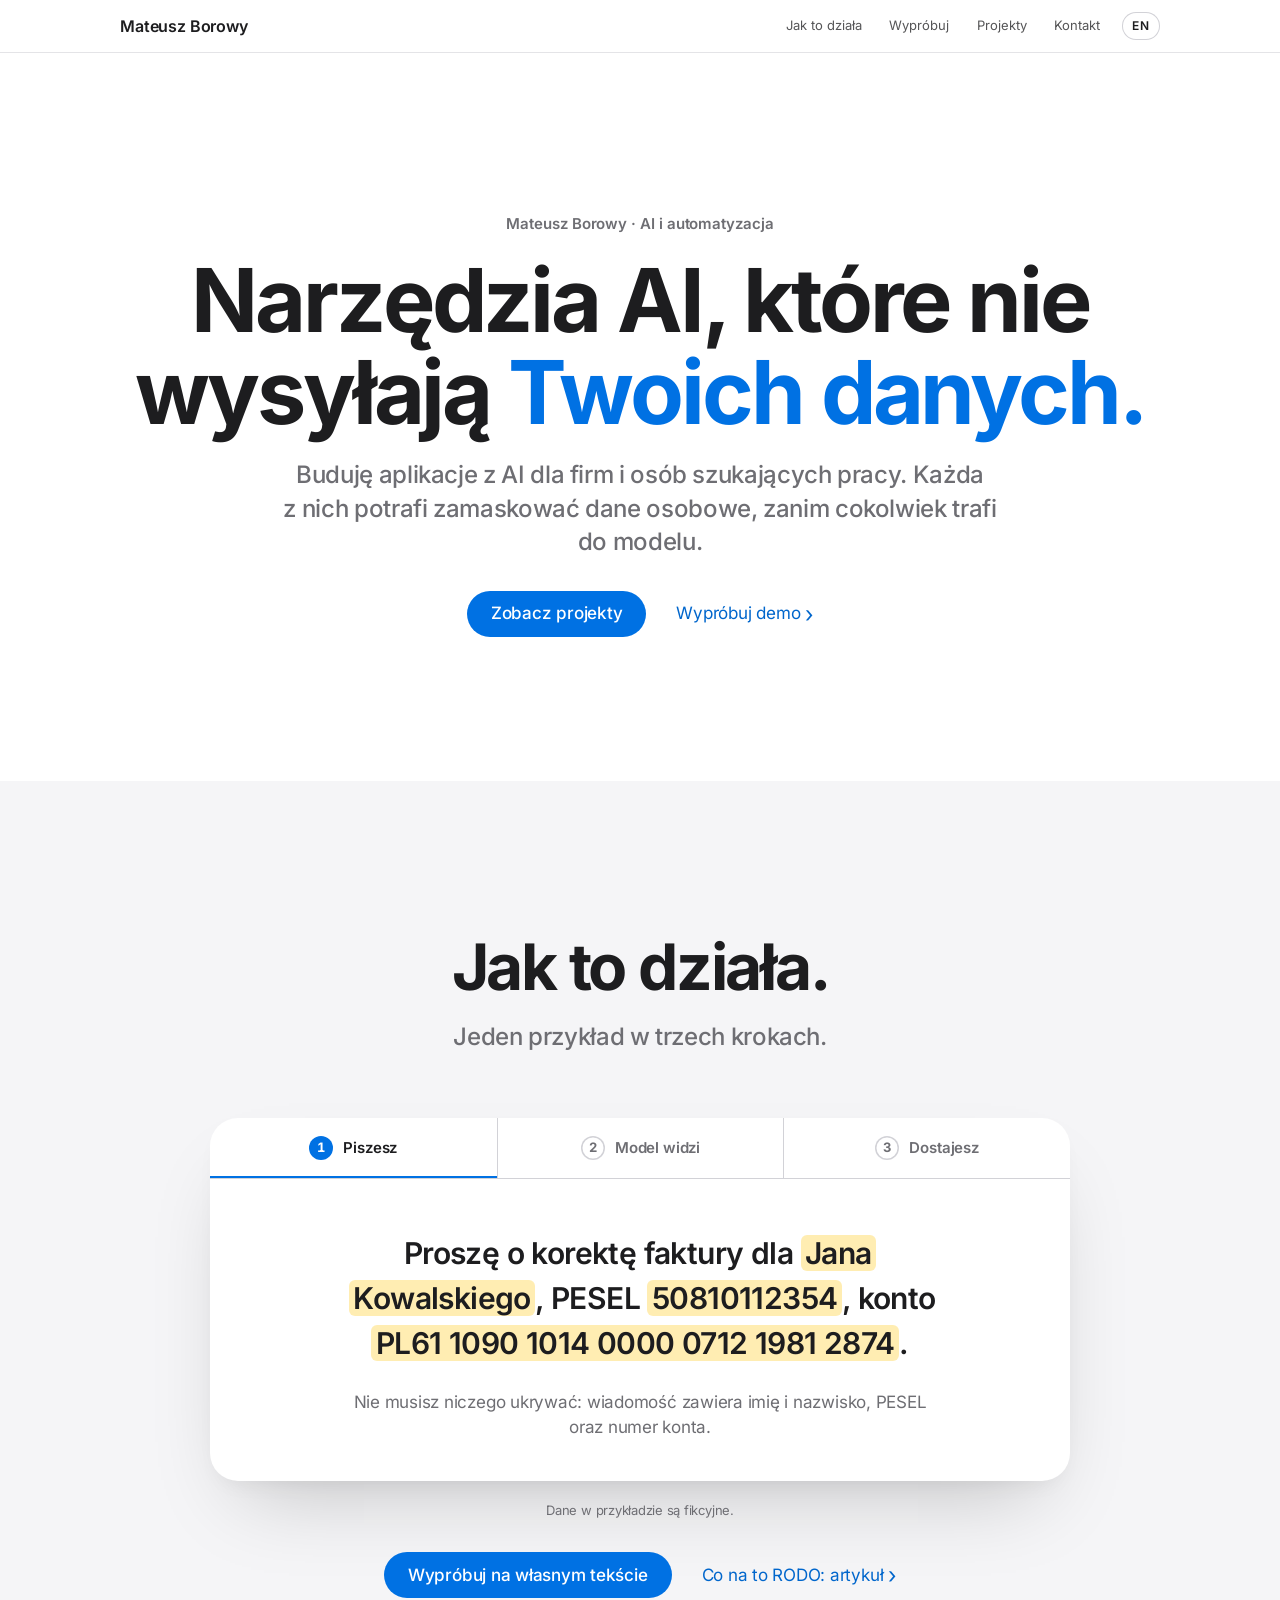
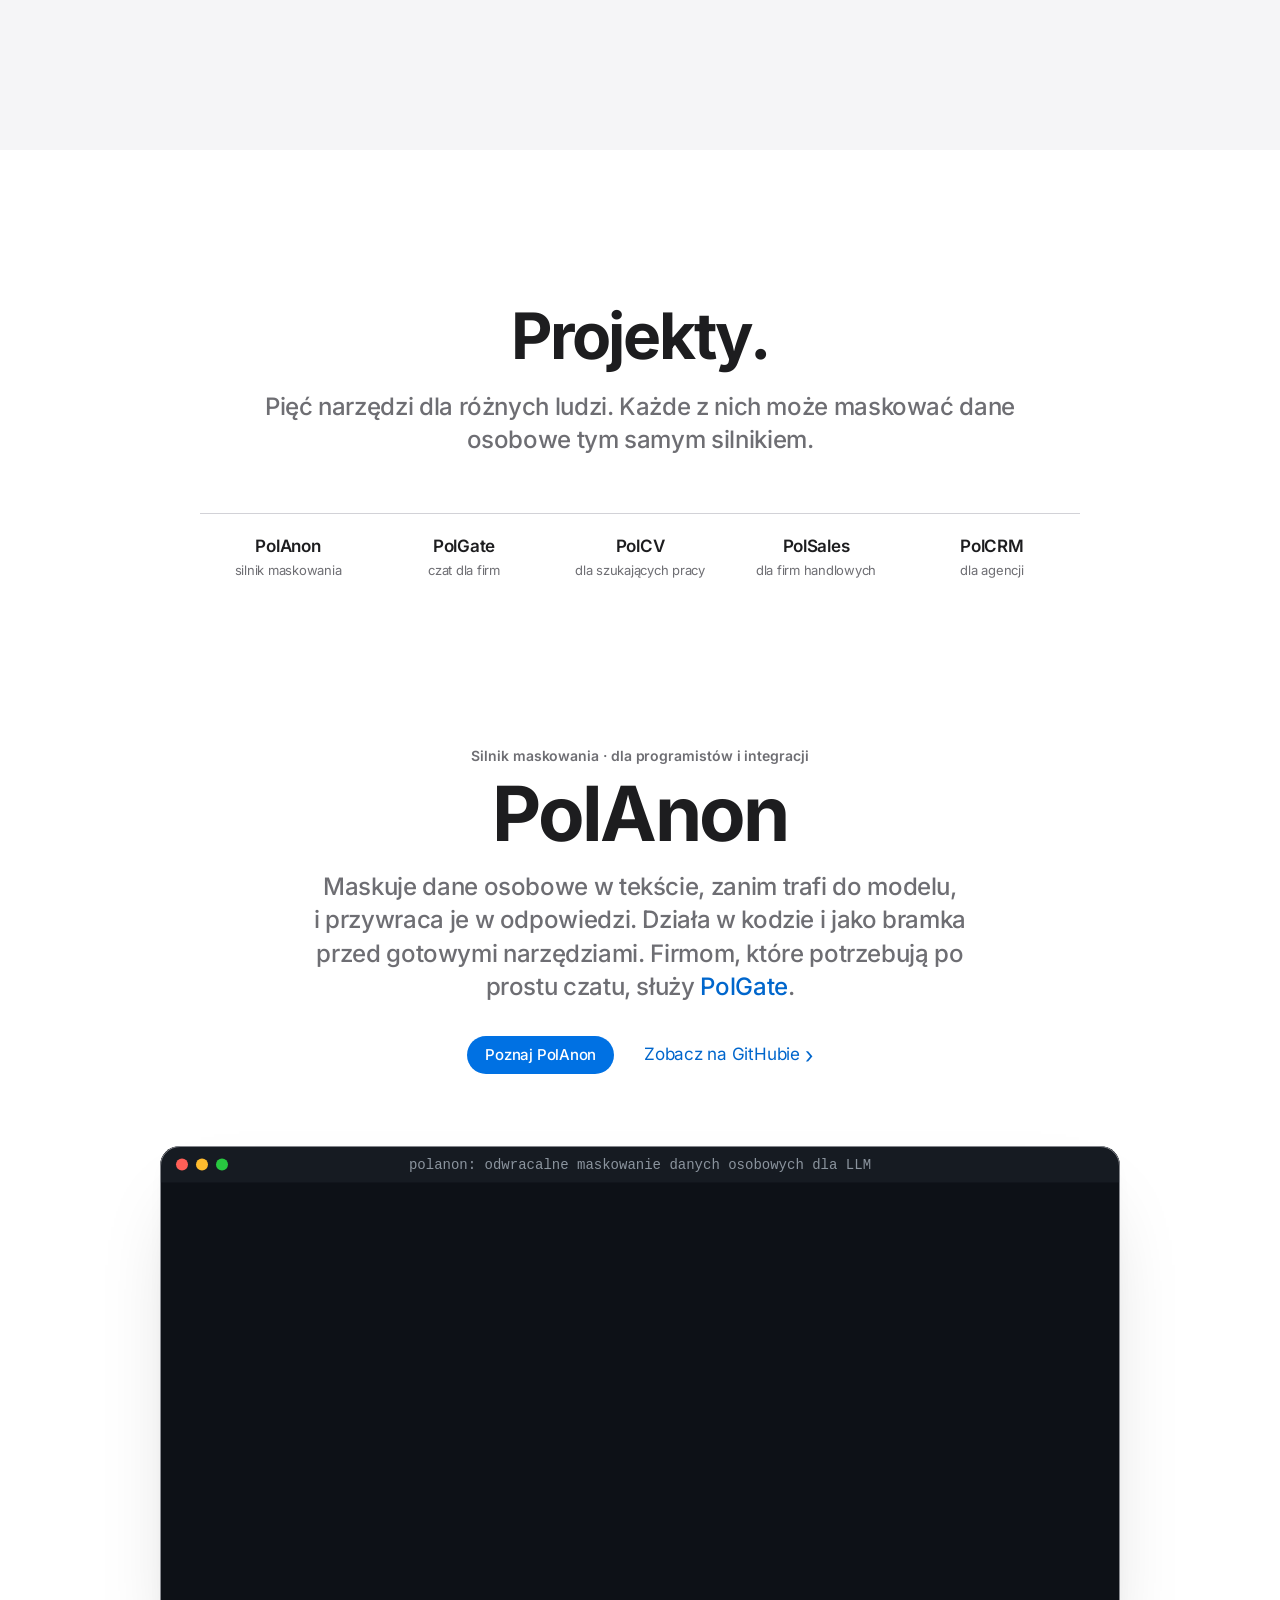
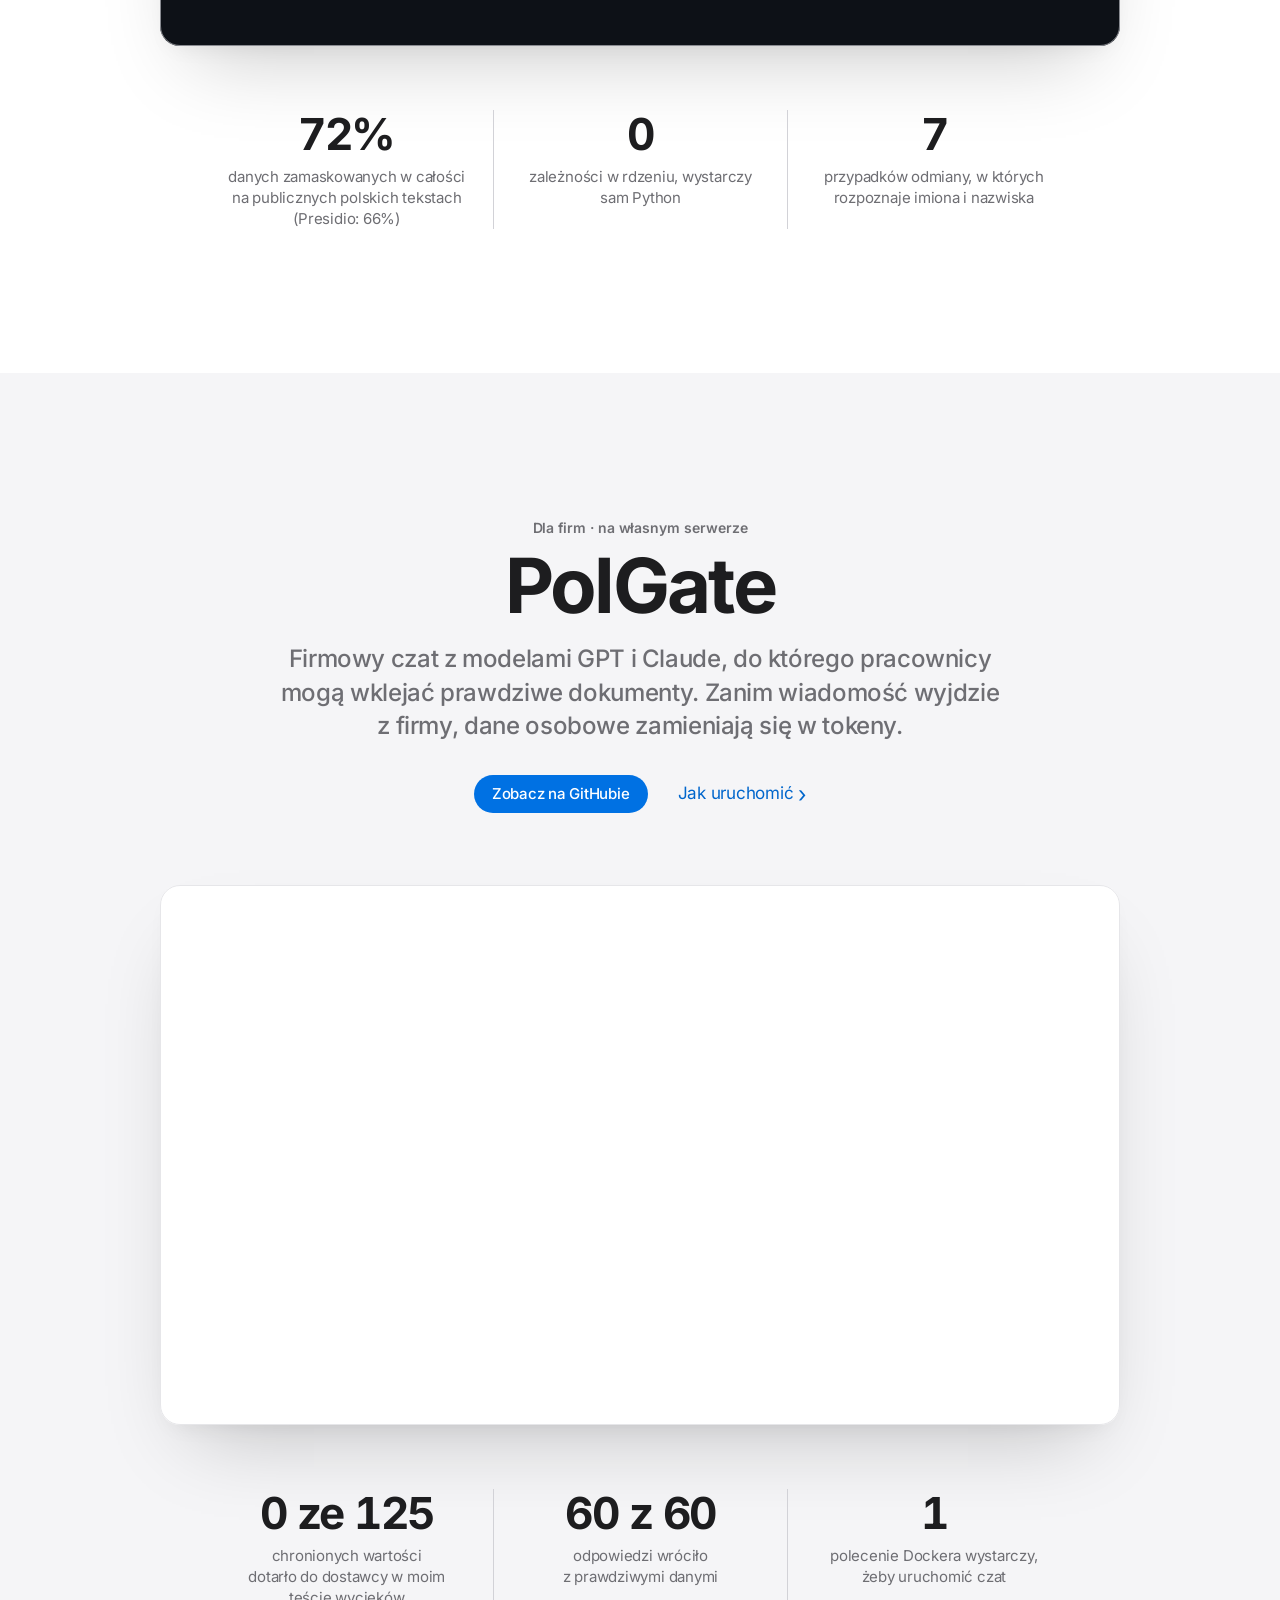
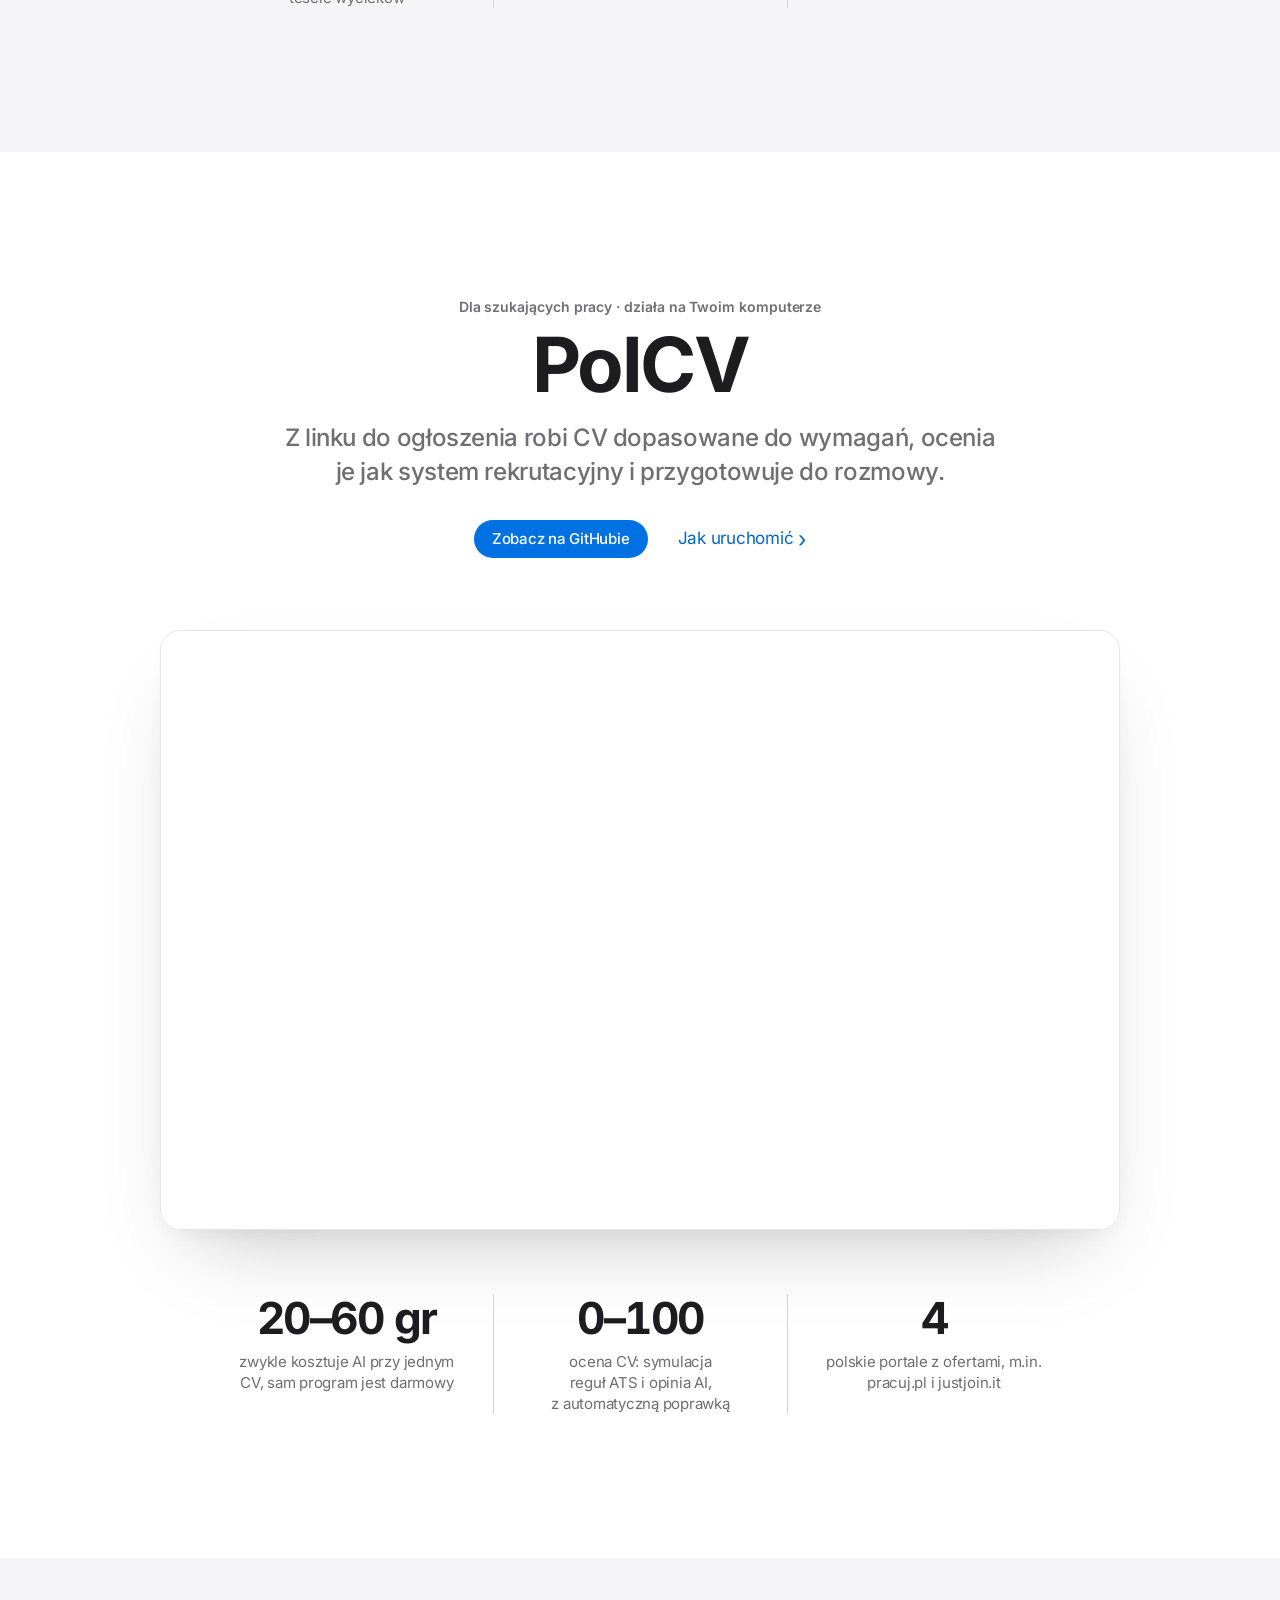
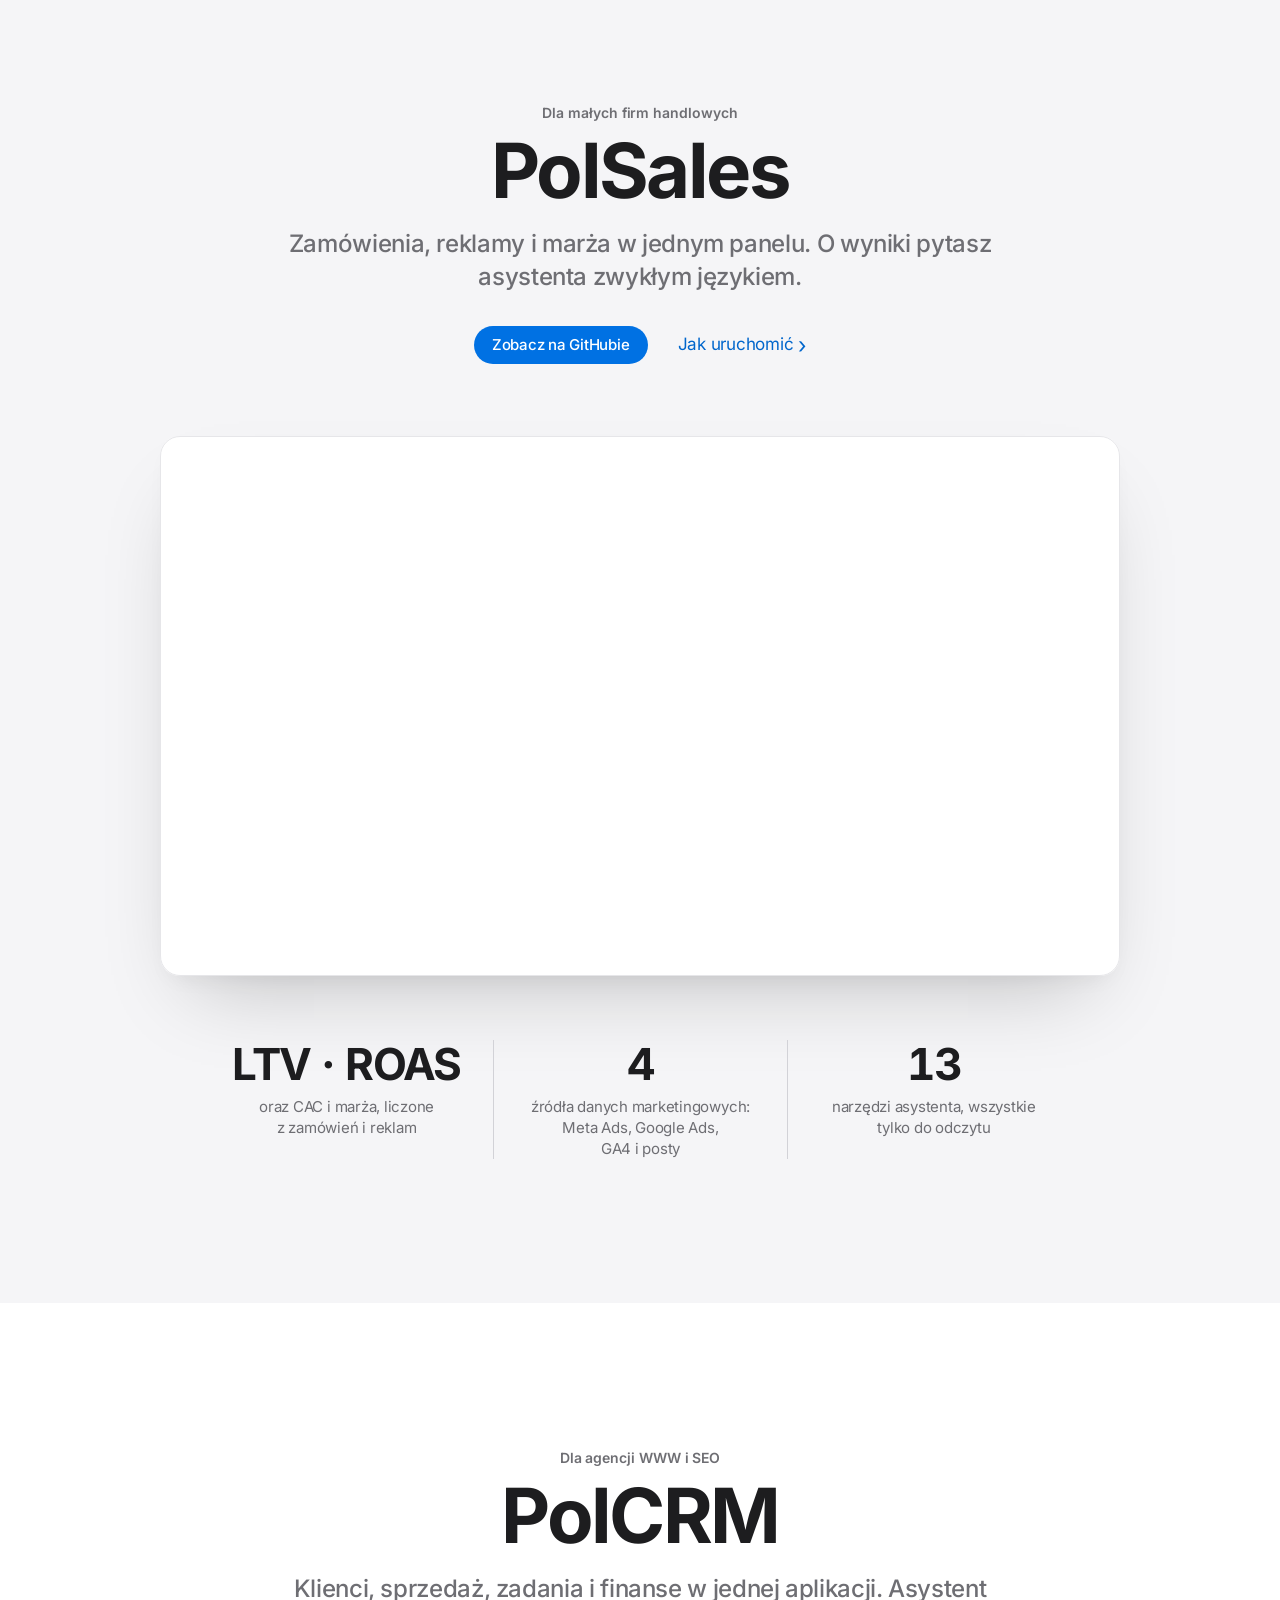
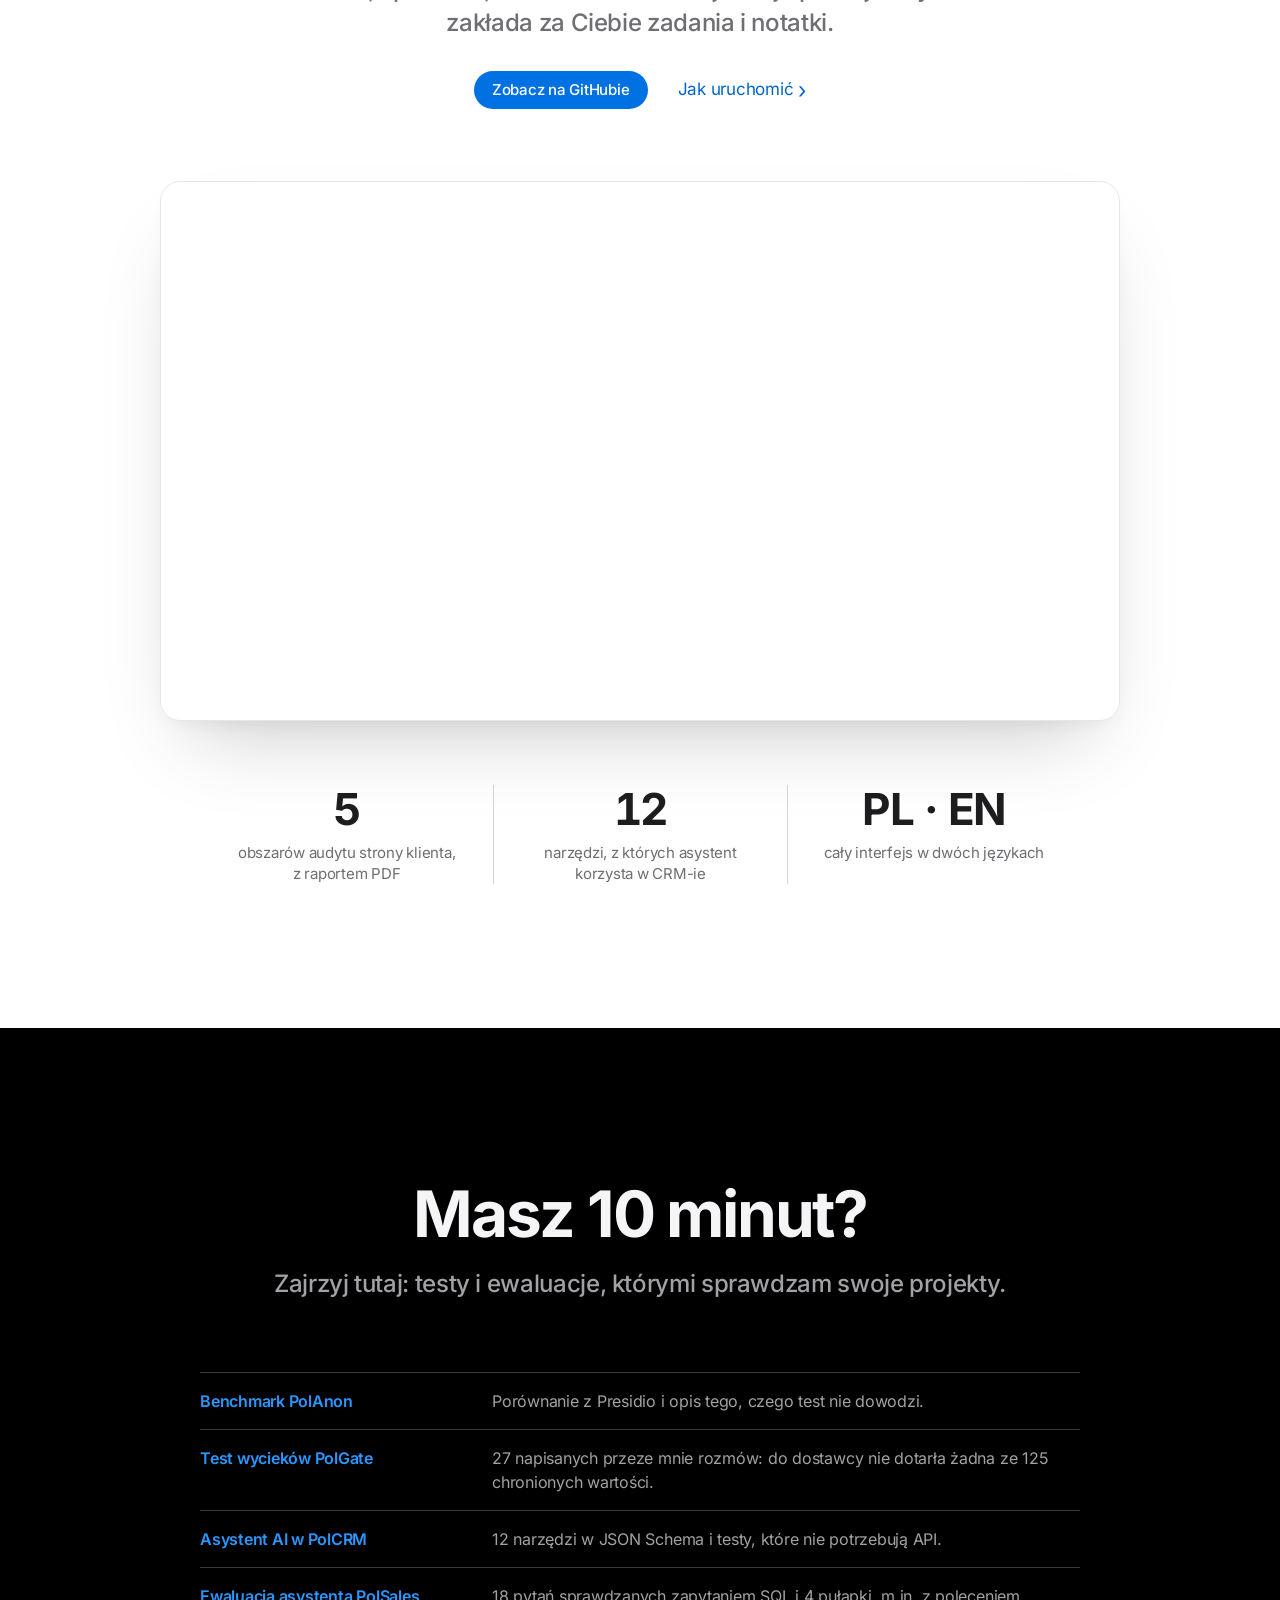
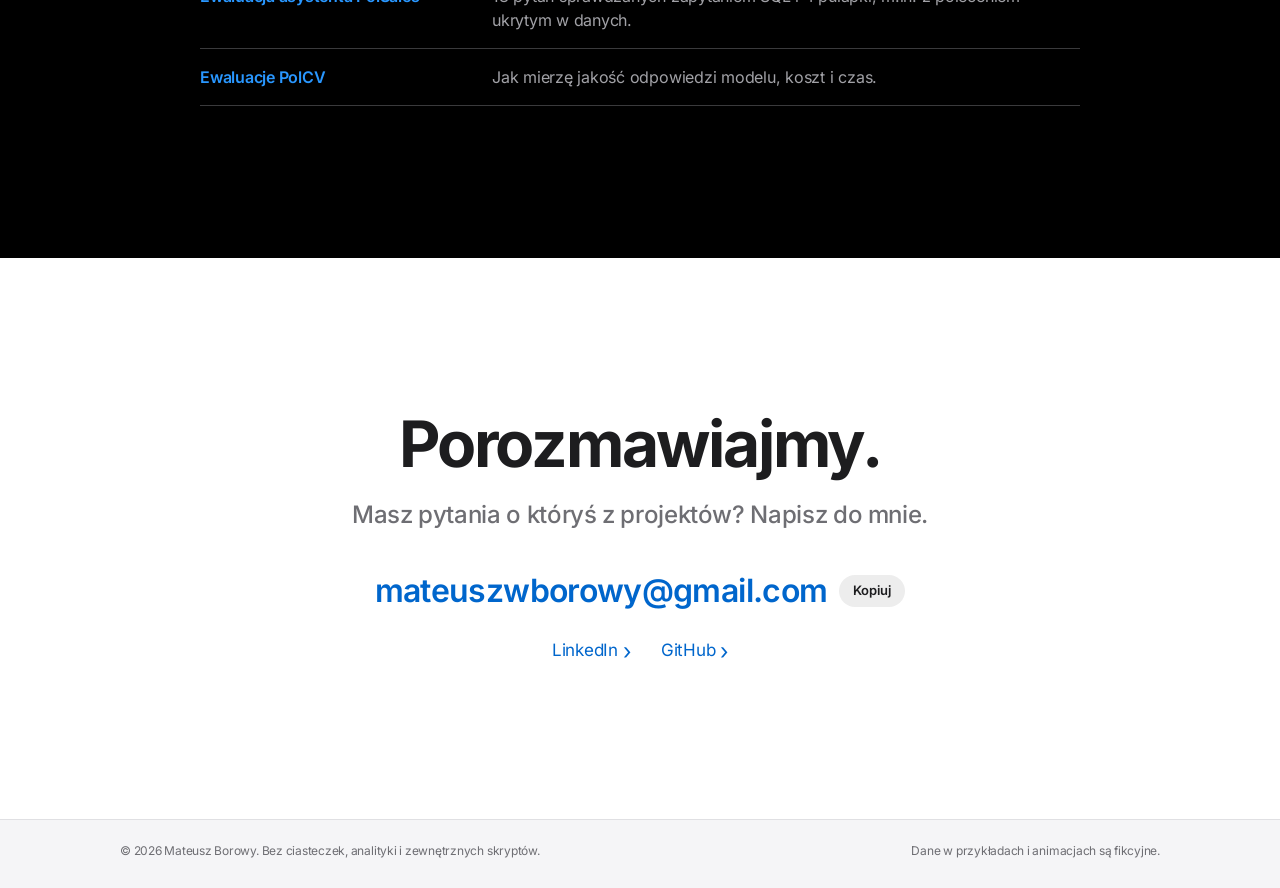
<file: index.html>
<!doctype html>
<html lang="pl">
<head>
  <meta charset="utf-8">
  <meta name="viewport" content="width=device-width, initial-scale=1, viewport-fit=cover">
  <!-- Strona ładuje tylko własne pliki. Hash pozwala na jedną linijkę skryptu poniżej;
       po zmianie tej linijki trzeba policzyć hash na nowo (instrukcja w README). -->
  <meta http-equiv="Content-Security-Policy" content="default-src 'self'; script-src 'self' 'sha256-qOhFsq0QMV2REqNwk5hGH5bZE9SkX6gt6yeyKdYPv+U='; style-src 'self'; img-src 'self'; font-src 'self'; connect-src 'self'; object-src 'none'; base-uri 'self'; form-action 'none'">
  <meta name="referrer" content="strict-origin-when-cross-origin">
  <script>document.documentElement.classList.add("js")</script>
  <title>Mateusz Borowy · Projekty</title>
  <meta name="description" content="Narzędzia AI, które maskują dane osobowe, zanim trafią do modelu. Projekty Mateusza Borowego: PolAnon, PolGate, PolCV, PolSales i PolCRM.">
  <meta name="author" content="Mateusz Borowy">
  <meta name="color-scheme" content="light dark">
  <meta name="theme-color" content="#ffffff" media="(prefers-color-scheme: light)">
  <meta name="theme-color" content="#000000" media="(prefers-color-scheme: dark)">
  <link rel="canonical" href="https://boromat.pl/">
  <link rel="alternate" hreflang="pl" href="https://boromat.pl/">
  <link rel="alternate" hreflang="en" href="https://boromat.pl/en/">
  <link rel="alternate" hreflang="x-default" href="https://boromat.pl/en/">

  <meta property="og:type" content="website">
  <meta property="og:locale" content="pl_PL">
  <meta property="og:locale:alternate" content="en_US">
  <meta property="og:site_name" content="Mateusz Borowy · Projekty">
  <meta property="og:title" content="Narzędzia AI, które nie wysyłają Twoich danych">
  <meta property="og:description" content="Projekty Mateusza Borowego: PolAnon, PolGate, PolCV, PolSales i PolCRM. Dane osobowe są maskowane, zanim trafią do modelu AI.">
  <meta property="og:url" content="https://boromat.pl/">
  <meta property="og:image" content="https://boromat.pl/assets/og.png">
  <meta property="og:image:width" content="1200">
  <meta property="og:image:height" content="630">
  <meta property="og:image:alt" content="Napis „Narzędzia AI, które nie wysyłają Twoich danych” i tokeny OSOBA_1, PESEL_1, IBAN_1.">
  <meta name="twitter:card" content="summary_large_image">
  <meta name="twitter:title" content="Narzędzia AI, które nie wysyłają Twoich danych">
  <meta name="twitter:description" content="Projekty Mateusza Borowego: PolAnon, PolGate, PolCV, PolSales i PolCRM.">
  <meta name="twitter:image" content="https://boromat.pl/assets/og.png">

  <link rel="icon" href="favicon.ico" sizes="32x32">
  <link rel="icon" href="assets/ikona.svg" type="image/svg+xml">
  <link rel="apple-touch-icon" href="assets/apple-touch-icon.png">
  <link rel="manifest" href="site.webmanifest">
  <link rel="stylesheet" href="style.css">
  <script src="script.js" defer></script>

  <script type="application/ld+json">
  {
    "@context": "https://schema.org",
    "@graph": [
      {
        "@type": "Person",
        "@id": "https://boromat.pl/#person",
        "name": "Mateusz Borowy",
        "url": "https://boromat.pl/",
        "sameAs": ["https://github.com/boromat", "https://www.linkedin.com/in/mateuszborowy/"],
        "description": "Buduje aplikacje z AI, które maskują dane osobowe.",
        "knowsAbout": ["Python", "FastAPI", "Flask", "SQLAlchemy", "PostgreSQL", "React", "TypeScript", "Docker", "Maskowanie danych osobowych", "Aplikacje z LLM", "Tool calling", "Ewaluacje modeli AI"]
      },
      {
        "@type": "WebSite",
        "@id": "https://boromat.pl/#website",
        "url": "https://boromat.pl/",
        "name": "Mateusz Borowy · Projekty",
        "inLanguage": "pl",
        "author": { "@id": "https://boromat.pl/#person" }
      },
      {
        "@type": "SoftwareSourceCode",
        "@id": "https://boromat.pl/#polanon",
        "name": "PolAnon",
        "codeRepository": "https://github.com/boromat/polanon",
        "programmingLanguage": "Python",
        "license": "https://opensource.org/licenses/MIT",
        "description": "Biblioteka Pythona i bramka w Dockerze do odwracalnego maskowania polskich danych osobowych w zapytaniach do LLM.",
        "author": { "@id": "https://boromat.pl/#person" }
      },
      {
        "@type": "SoftwareSourceCode",
        "@id": "https://boromat.pl/#polgate",
        "name": "PolGate",
        "codeRepository": "https://github.com/boromat/polgate",
        "programmingLanguage": "Python",
        "license": "https://opensource.org/licenses/MIT",
        "description": "Firmowy czat z Claude i GPT na własnym serwerze, który maskuje dane osobowe, zanim trafią do dostawcy AI.",
        "author": { "@id": "https://boromat.pl/#person" }
      },
      {
        "@type": "SoftwareSourceCode",
        "@id": "https://boromat.pl/#polcv",
        "name": "PolCV",
        "codeRepository": "https://github.com/boromat/polcv",
        "programmingLanguage": "TypeScript",
        "license": "https://opensource.org/licenses/MIT",
        "description": "Lokalna aplikacja w przeglądarce, która dopasowuje CV do konkretnego ogłoszenia o pracę na polskim rynku.",
        "author": { "@id": "https://boromat.pl/#person" }
      },
      {
        "@type": "SoftwareSourceCode",
        "@id": "https://boromat.pl/#polsales",
        "name": "PolSales",
        "codeRepository": "https://github.com/boromat/polsales",
        "programmingLanguage": "Python",
        "description": "Panel sprzedaży i marketingu z asystentem AI, który dostaje dane klientów zamaskowane.",
        "author": { "@id": "https://boromat.pl/#person" }
      },
      {
        "@type": "SoftwareSourceCode",
        "@id": "https://boromat.pl/#polcrm",
        "name": "PolCRM",
        "codeRepository": "https://github.com/boromat/polcrm",
        "programmingLanguage": "Python",
        "license": "https://opensource.org/licenses/MIT",
        "description": "CRM, lejek sprzedaży i finanse dla małej agencji WWW i SEO, z asystentem AI, który na prośbę zakłada zadania i notatki.",
        "author": { "@id": "https://boromat.pl/#person" }
      }
    ]
  }
  </script>
</head>
<body>

<a class="skip-link" href="#tresc">Przejdź do treści</a>

<header class="nav" id="top">
  <div class="nav-inner">
    <a class="nav-brand" href="#top">Mateusz Borowy</a>
    <div class="nav-end">
      <nav class="nav-links" id="nav-links" aria-label="Sekcje strony">
        <a href="#jak-to-dziala">Jak to działa</a>
        <a href="demo/">Wypróbuj</a>
        <a href="#projekty">Projekty</a>
        <a href="#kontakt">Kontakt</a>
      </nav>
      <a class="lang" href="en/" hreflang="en" lang="en" data-lang-switch>EN<span class="sr-only"> – English version</span></a>
      <button class="nav-toggle" type="button" aria-expanded="false" aria-controls="nav-links">
        <span class="sr-only">Menu</span>
        <span class="bar bar-top" aria-hidden="true"></span><span class="bar bar-bottom" aria-hidden="true"></span>
      </button>
    </div>
  </div>
</header>

<main id="tresc" tabindex="-1">

<!-- ============ 1. HERO: jedno zdanie o tym, co robię ============ -->
<section class="hero" aria-labelledby="hero-title">
  <div class="wrap">
    <p class="eyebrow">Mateusz Borowy · AI i&nbsp;automatyzacja</p>
    <h1 class="hero-title" id="hero-title">Narzędzia AI, które nie wysyłają <span class="accent-text">Twoich danych.</span></h1>
    <p class="lead">Buduję aplikacje z&nbsp;AI dla firm i&nbsp;osób szukających pracy. Każda z&nbsp;nich potrafi zamaskować dane osobowe, zanim cokolwiek trafi do modelu.</p>
    <div class="cta-row">
      <a class="btn" href="#projekty">Zobacz projekty</a>
      <a class="more" href="demo/">Wypróbuj demo</a>
    </div>
  </div>
</section>

<!-- ============ 2. JAK TO DZIAŁA: trzy kroki na jednym przykładzie ============ -->
<section class="section alt" id="jak-to-dziala" aria-labelledby="jak-title">
  <div class="wrap">
    <h2 class="display center" id="jak-title">Jak to działa.</h2>
    <p class="lead center">Jeden przykład w&nbsp;trzech krokach.</p>

    <!-- Bez JavaScriptu wszystkie trzy kroki są widoczne jeden pod drugim; skrypt zamienia je w przełącznik. -->
    <div class="demo" id="demo">
      <div class="steps-switch" role="group" aria-label="Krok przykładu">
        <button type="button" data-step="1" aria-pressed="true"><span class="n" aria-hidden="true">1</span>Piszesz</button>
        <button type="button" data-step="2" aria-pressed="false"><span class="n" aria-hidden="true">2</span>Model widzi</button>
        <button type="button" data-step="3" aria-pressed="false"><span class="n" aria-hidden="true">3</span>Dostajesz</button>
      </div>

      <div class="demo-stage">
        <div class="demo-step" data-step-panel="1">
          <h3 class="demo-label">1. Piszesz</h3>
          <p class="demo-text">Proszę o&nbsp;korektę faktury dla <mark>Jana Kowalskiego</mark>, PESEL <mark>50810112354</mark>, konto <mark>PL61 1090 1014 0000 0712 1981 2874</mark>.</p>
          <p class="demo-caption">Nie musisz niczego ukrywać: wiadomość zawiera imię i&nbsp;nazwisko, PESEL oraz numer konta.</p>
        </div>
        <div class="demo-step" data-step-panel="2">
          <h3 class="demo-label">2. Model widzi</h3>
          <p class="demo-text">Proszę o&nbsp;korektę faktury dla <code class="tok">&lt;OSOBA_1&gt;</code>, PESEL <code class="tok">&lt;PESEL_1&gt;</code>, konto <code class="tok">&lt;IBAN_1&gt;</code>.</p>
          <p class="demo-caption">Zanim tekst trafi do modelu (np. GPT albo Claude), dane osobowe zamieniają się w&nbsp;tokeny. Dostawca AI dostaje tokeny zamiast danych.</p>
        </div>
        <div class="demo-step" data-step-panel="3">
          <h3 class="demo-label">3. Dostajesz</h3>
          <p class="demo-text">Korekta faktury dla <mark>Jana Kowalskiego</mark> jest gotowa. Zwrot trafi na konto <mark>PL61 1090 1014 0000 0712 1981 2874</mark>.</p>
          <p class="demo-caption">Model odpowiada tokenami, a&nbsp;prawdziwe dane wracają na swoje miejsce. Tabela tokenów nie opuszcza Twojego komputera ani serwera.</p>
        </div>
      </div>
    </div>
    <p class="fineprint center">Dane w&nbsp;przykładzie są fikcyjne.</p>
    <div class="cta-row">
      <a class="btn" href="demo/">Wypróbuj na własnym tekście</a>
      <a class="more" href="artykuly/chatgpt-claude-rodo/">Co na to RODO: artykuł</a>
    </div>
  </div>
</section>

<!-- ============ 3. PROJEKTY ============ -->
<section id="projekty" aria-labelledby="projekty-title">
  <div class="section-head">
    <div class="wrap">
      <h2 class="display center" id="projekty-title">Projekty.</h2>
      <p class="lead center">Pięć narzędzi dla różnych ludzi. Każde z&nbsp;nich może maskować dane osobowe tym samym silnikiem.</p>

      <nav class="strip" aria-label="Lista projektów">
        <a href="#polanon"><strong>PolAnon</strong><span>silnik maskowania</span></a>
        <a href="#polgate"><strong>PolGate</strong><span>czat dla firm</span></a>
        <a href="#polcv"><strong>PolCV</strong><span>dla szukających pracy</span></a>
        <a href="#polsales"><strong>PolSales</strong><span>dla firm handlowych</span></a>
        <a href="#polcrm"><strong>PolCRM</strong><span>dla agencji</span></a>
      </nav>
    </div>
  </div>

  <article class="product" id="polanon" aria-labelledby="polanon-title">
    <div class="wrap">
      <header class="product-head reveal">
        <p class="eyebrow">Silnik maskowania · dla programistów i&nbsp;integracji</p>
        <h3 class="product-name" id="polanon-title">PolAnon</h3>
        <p class="tagline">Maskuje dane osobowe w&nbsp;tekście, zanim trafi do modelu, i&nbsp;przywraca je w&nbsp;odpowiedzi. Działa w&nbsp;kodzie i&nbsp;jako bramka przed gotowymi narzędziami. Firmom, które potrzebują po prostu czatu, służy <a href="#polgate">PolGate</a>.</p>
        <div class="cta-row">
          <a class="btn btn-small" href="polanon/">Poznaj PolAnon</a>
          <a class="more" href="https://github.com/boromat/polanon" target="_blank" rel="noopener">Zobacz na GitHubie<span class="sr-only">: PolAnon</span></a>
        </div>
      </header>
      <figure class="shot reveal">
        <img src="assets/polanon-demo.pl.svg" width="960" height="500" loading="lazy" decoding="async" alt="PolAnon w terminalu: maskowanie polskiego tekstu w Pythonie i przywracanie odpowiedzi, bramka w Dockerze przed narzędziem i wyniki wobec Presidio.">
      </figure>
      <ul class="facts reveal">
        <li><strong>72%</strong><span>danych zamaskowanych w&nbsp;całości na publicznych polskich tekstach (Presidio: 66%)</span></li>
        <li><strong>0</strong><span>zależności w&nbsp;rdzeniu, wystarczy sam Python</span></li>
        <li><strong>7</strong><span>przypadków odmiany, w&nbsp;których rozpoznaje imiona i&nbsp;nazwiska</span></li>
      </ul>
    </div>
  </article>

  <article class="product alt" id="polgate" aria-labelledby="polgate-title">
    <div class="wrap">
      <header class="product-head reveal">
        <p class="eyebrow">Dla firm · na własnym serwerze</p>
        <h3 class="product-name" id="polgate-title">PolGate</h3>
        <p class="tagline">Firmowy czat z&nbsp;modelami GPT i&nbsp;Claude, do którego pracownicy mogą wklejać prawdziwe dokumenty. Zanim wiadomość wyjdzie z&nbsp;firmy, dane osobowe zamieniają się w&nbsp;tokeny.</p>
        <div class="cta-row">
          <a class="btn btn-small" href="https://github.com/boromat/polgate" target="_blank" rel="noopener">Zobacz na GitHubie<span class="sr-only">: PolGate</span></a>
          <a class="more" href="https://github.com/boromat/polgate#try-it" target="_blank" rel="noopener">Jak uruchomić<span class="sr-only"> PolGate</span></a>
        </div>
      </header>
      <figure class="shot reveal">
        <picture>
          <source media="(prefers-reduced-motion: reduce) and (prefers-color-scheme: dark)" srcset="assets/polgate-dark-poster.webp" type="image/webp">
          <source media="(prefers-reduced-motion: reduce)" srcset="assets/polgate-poster.webp" type="image/webp">
          <source media="(prefers-color-scheme: dark)" srcset="assets/polgate-dark.webp" type="image/webp">
          <img src="assets/polgate.webp" width="1920" height="1080" loading="lazy" decoding="async" alt="Czat PolGate: wiadomość z&nbsp;imieniem, PESEL-em i&nbsp;numerem konta trafia do modelu jako tokeny, a&nbsp;odpowiedź wraca z&nbsp;oryginalnymi danymi.">
        </picture>
      </figure>
      <ul class="facts reveal">
        <li><strong>0 ze 125</strong><span>chronionych wartości dotarło do dostawcy w&nbsp;moim teście wycieków</span></li>
        <li><strong>60 z&nbsp;60</strong><span>odpowiedzi wróciło z&nbsp;prawdziwymi danymi</span></li>
        <li><strong>1</strong><span>polecenie Dockera wystarczy, żeby uruchomić czat</span></li>
      </ul>
    </div>
  </article>

  <article class="product" id="polcv" aria-labelledby="polcv-title">
    <div class="wrap">
      <header class="product-head reveal">
        <p class="eyebrow">Dla szukających pracy · działa na Twoim komputerze</p>
        <h3 class="product-name" id="polcv-title">PolCV</h3>
        <p class="tagline">Z&nbsp;linku do ogłoszenia robi CV dopasowane do wymagań, ocenia je jak system rekrutacyjny i&nbsp;przygotowuje do rozmowy.</p>
        <div class="cta-row">
          <a class="btn btn-small" href="https://github.com/boromat/polcv" target="_blank" rel="noopener">Zobacz na GitHubie<span class="sr-only">: PolCV</span></a>
          <a class="more" href="https://github.com/boromat/polcv#uruchomienie-windows" target="_blank" rel="noopener">Jak uruchomić<span class="sr-only"> PolCV</span></a>
        </div>
      </header>
      <figure class="shot reveal">
        <picture>
          <source media="(prefers-reduced-motion: reduce)" srcset="assets/polcv-poster.webp" type="image/webp">
          <img src="assets/polcv.webp" width="958" height="599" loading="lazy" decoding="async" alt="PolCV: wklejenie ogłoszenia, pytania o braki w profilu, CV z podglądem na żywo i raport z oceną.">
        </picture>
      </figure>
      <ul class="facts reveal">
        <li><strong>20–60&nbsp;gr</strong><span>zwykle kosztuje AI przy jednym CV, sam program jest darmowy</span></li>
        <li><strong>0–100</strong><span>ocena CV: symulacja reguł ATS i&nbsp;opinia AI, z&nbsp;automatyczną poprawką</span></li>
        <li><strong>4</strong><span>polskie portale z&nbsp;ofertami, m.in. pracuj.pl i&nbsp;justjoin.it</span></li>
      </ul>
    </div>
  </article>

  <article class="product alt" id="polsales" aria-labelledby="polsales-title">
    <div class="wrap">
      <header class="product-head reveal">
        <p class="eyebrow">Dla małych firm handlowych</p>
        <h3 class="product-name" id="polsales-title">PolSales</h3>
        <p class="tagline">Zamówienia, reklamy i&nbsp;marża w&nbsp;jednym panelu. O&nbsp;wyniki pytasz asystenta zwykłym językiem.</p>
        <div class="cta-row">
          <a class="btn btn-small" href="https://github.com/boromat/polsales" target="_blank" rel="noopener">Zobacz na GitHubie<span class="sr-only">: PolSales</span></a>
          <a class="more" href="https://github.com/boromat/polsales#uruchomienie" target="_blank" rel="noopener">Jak uruchomić<span class="sr-only"> PolSales</span></a>
        </div>
      </header>
      <figure class="shot reveal">
        <picture>
          <source media="(prefers-reduced-motion: reduce)" srcset="assets/polsales-poster.webp" type="image/webp">
          <img src="assets/polsales.webp" width="1920" height="1080" loading="lazy" decoding="async" alt="PolSales: panel sprzedaży z wykresami i asystent AI odpowiadający na pytania o klientów.">
        </picture>
      </figure>
      <ul class="facts reveal">
        <li><strong>LTV · ROAS</strong><span>oraz CAC i&nbsp;marża, liczone z&nbsp;zamówień i&nbsp;reklam</span></li>
        <li><strong>4</strong><span>źródła danych marketingowych: Meta Ads, Google Ads, GA4 i&nbsp;posty</span></li>
        <li><strong>13</strong><span>narzędzi asystenta, wszystkie tylko do odczytu</span></li>
      </ul>
    </div>
  </article>

  <article class="product" id="polcrm" aria-labelledby="polcrm-title">
    <div class="wrap">
      <header class="product-head reveal">
        <p class="eyebrow">Dla agencji WWW i&nbsp;SEO</p>
        <h3 class="product-name" id="polcrm-title">PolCRM</h3>
        <p class="tagline">Klienci, sprzedaż, zadania i&nbsp;finanse w&nbsp;jednej aplikacji. Asystent zakłada za Ciebie zadania i&nbsp;notatki.</p>
        <div class="cta-row">
          <a class="btn btn-small" href="https://github.com/boromat/polcrm" target="_blank" rel="noopener">Zobacz na GitHubie<span class="sr-only">: PolCRM</span></a>
          <a class="more" href="https://github.com/boromat/polcrm#uruchomienie-lokalnie" target="_blank" rel="noopener">Jak uruchomić<span class="sr-only"> PolCRM</span></a>
        </div>
      </header>
      <figure class="shot reveal">
        <picture>
          <source media="(prefers-reduced-motion: reduce)" srcset="assets/polcrm-poster.webp" type="image/webp">
          <img src="assets/polcrm.webp" width="1920" height="1080" loading="lazy" decoding="async" alt="PolCRM: dashboard zespołu, lista firm, lejek sprzedaży, zadania, finanse i asystent AI.">
        </picture>
      </figure>
      <ul class="facts reveal">
        <li><strong>5</strong><span>obszarów audytu strony klienta, z&nbsp;raportem PDF</span></li>
        <li><strong>12</strong><span>narzędzi, z&nbsp;których asystent korzysta w&nbsp;CRM-ie</span></li>
        <li><strong>PL · EN</strong><span>cały interfejs w&nbsp;dwóch językach</span></li>
      </ul>
    </div>
  </article>
</section>

<!-- ============ 4. MASZ 10 MINUT? ============
     id="rekruter" zostaje, żeby stare linki do tej sekcji (np. z CV) dalej tu prowadziły. -->
<section class="section theme-dark" id="rekruter" aria-labelledby="rekruter-title">
  <div class="wrap">
    <h2 class="display center" id="rekruter-title">Masz 10 minut?</h2>
    <p class="lead center">Zajrzyj tutaj: testy i&nbsp;ewaluacje, którymi sprawdzam swoje projekty.</p>
    <div class="recruit">
      <ol class="links">
          <li><a href="https://github.com/boromat/polanon/blob/main/benchmarks/README.md" target="_blank" rel="noopener">Benchmark PolAnon</a><span>Porównanie z&nbsp;Presidio i&nbsp;opis tego, czego test nie dowodzi.</span></li>
          <li><a href="https://github.com/boromat/polgate/blob/main/evals/README.md" target="_blank" rel="noopener">Test wycieków PolGate</a><span>27 napisanych przeze mnie rozmów: do dostawcy nie dotarła żadna ze 125 chronionych wartości.</span></li>
          <li><a href="https://github.com/boromat/polcrm/blob/main/ai_assistant.py" target="_blank" rel="noopener">Asystent AI w&nbsp;PolCRM</a><span>12 narzędzi w&nbsp;JSON Schema i&nbsp;testy, które nie potrzebują API.</span></li>
          <li><a href="https://github.com/boromat/polsales/blob/main/evals/README.md" target="_blank" rel="noopener">Ewaluacja asystenta PolSales</a><span>18 pytań sprawdzanych zapytaniem SQL i&nbsp;4 pułapki, m.in. z&nbsp;poleceniem ukrytym w&nbsp;danych.</span></li>
          <li><a href="https://github.com/boromat/polcv/blob/main/evals/README.md" target="_blank" rel="noopener">Ewaluacje PolCV</a><span>Jak mierzę jakość odpowiedzi modelu, koszt i&nbsp;czas.</span></li>
      </ol>
    </div>
  </div>
</section>

<!-- ============ 5. KONTAKT ============ -->
<section class="section" id="kontakt" aria-labelledby="kontakt-title">
  <div class="wrap center">
    <h2 class="display" id="kontakt-title">Porozmawiajmy.</h2>
    <p class="lead">Masz pytania o&nbsp;któryś z&nbsp;projektów? Napisz do mnie.</p>
    <p class="mail">
      <a href="mailto:mateuszwborowy@gmail.com">mateuszwborowy@gmail.com</a>
      <button type="button" class="copy" data-copy="mateuszwborowy@gmail.com">Kopiuj<span class="sr-only"> adres e-mail</span></button>
    </p>
    <div class="cta-row">
      <a class="more" href="https://www.linkedin.com/in/mateuszborowy/" target="_blank" rel="noopener">LinkedIn</a>
      <a class="more" href="https://github.com/boromat" target="_blank" rel="noopener">GitHub</a>
    </div>
  </div>
</section>

</main>

<footer class="footer">
  <div class="wrap footer-inner">
    <p>© 2026 Mateusz Borowy. Bez ciasteczek, analityki i&nbsp;zewnętrznych skryptów.</p>
    <p>Dane w&nbsp;przykładach i&nbsp;animacjach są fikcyjne.</p>
  </div>
</footer>

<p class="sr-only" id="status" role="status" aria-live="polite"></p>

</body>
</html>
</file>
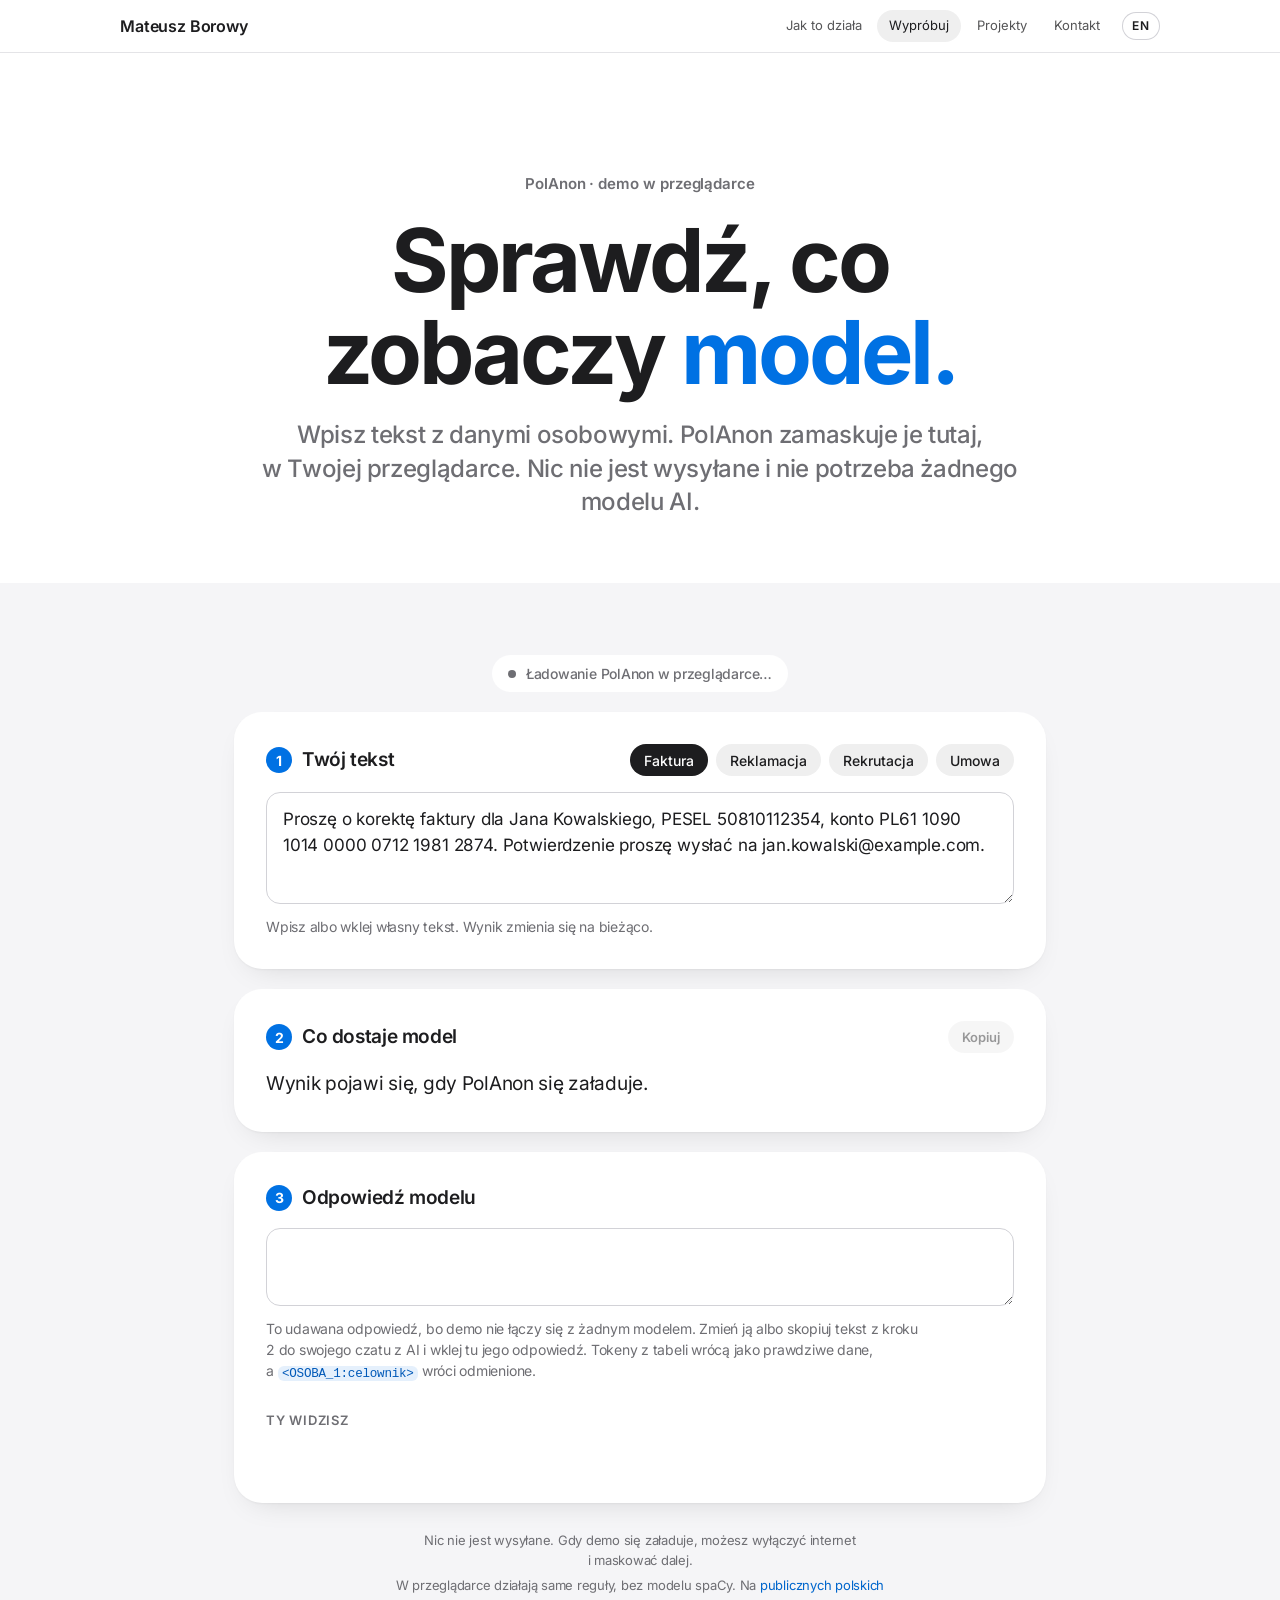
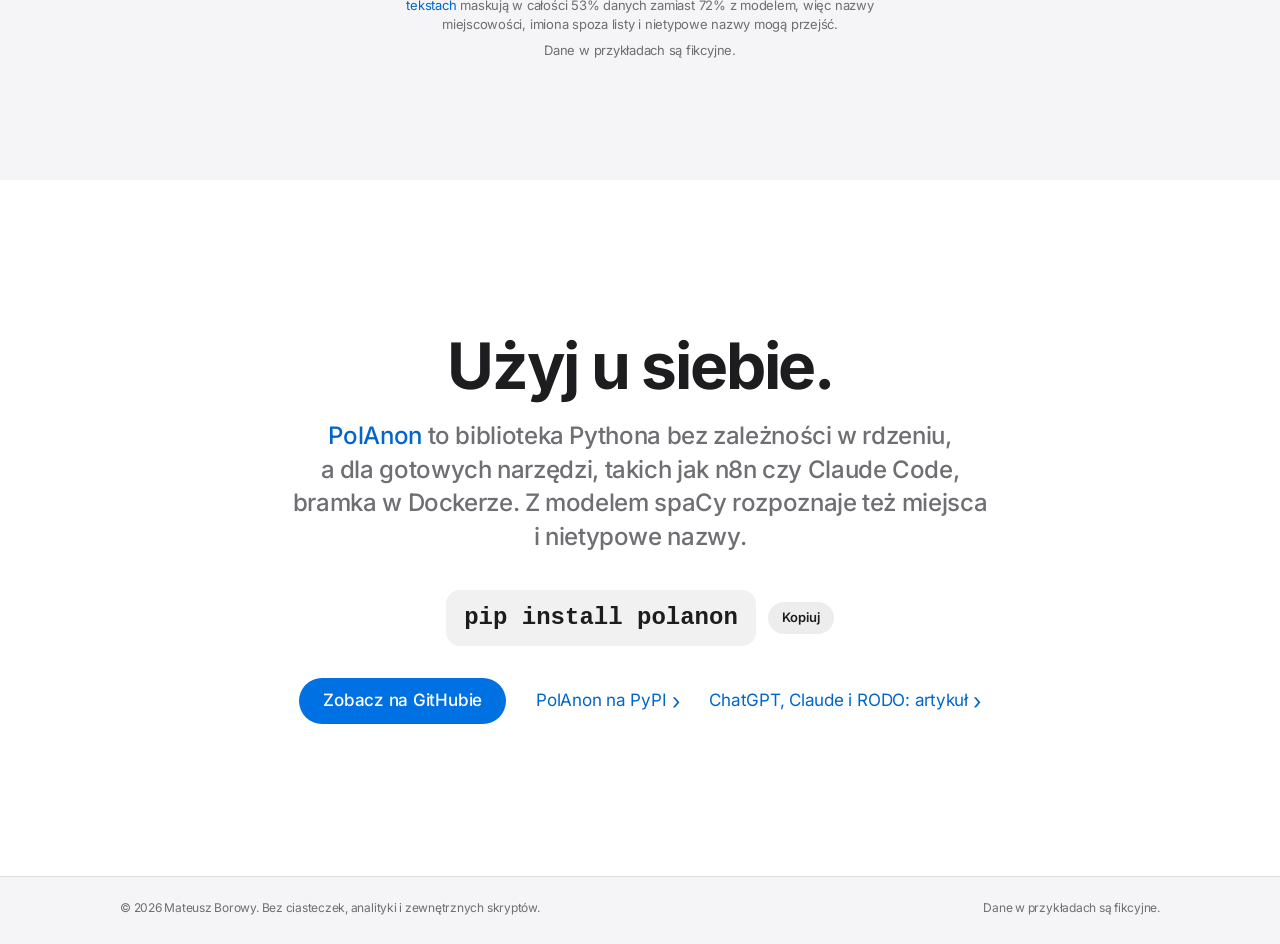
<file: demo/index.html>
<!doctype html>
<html lang="pl">
<head>
  <meta charset="utf-8">
  <meta name="viewport" content="width=device-width, initial-scale=1, viewport-fit=cover">
  <!-- Jak na stronie głównej, plus worker-src: PolAnon działa w tle, w pliku demo/worker.js. -->
  <meta http-equiv="Content-Security-Policy" content="default-src 'self'; script-src 'self' 'sha256-qOhFsq0QMV2REqNwk5hGH5bZE9SkX6gt6yeyKdYPv+U='; worker-src 'self'; style-src 'self'; img-src 'self'; font-src 'self'; connect-src 'self'; object-src 'none'; base-uri 'self'; form-action 'none'">
  <meta name="referrer" content="strict-origin-when-cross-origin">
  <script>document.documentElement.classList.add("js")</script>
  <title>Wypróbuj PolAnon · Mateusz Borowy</title>
  <meta name="description" content="Wpisz tekst z danymi osobowymi i zobacz, co dostałby model AI. PolAnon maskuje dane w Twojej przeglądarce: nic nie jest wysyłane.">
  <meta name="author" content="Mateusz Borowy">
  <meta name="color-scheme" content="light dark">
  <meta name="theme-color" content="#ffffff" media="(prefers-color-scheme: light)">
  <meta name="theme-color" content="#000000" media="(prefers-color-scheme: dark)">
  <link rel="canonical" href="https://boromat.pl/demo/">
  <link rel="alternate" hreflang="pl" href="https://boromat.pl/demo/">
  <link rel="alternate" hreflang="en" href="https://boromat.pl/en/demo/">
  <link rel="alternate" hreflang="x-default" href="https://boromat.pl/en/demo/">

  <meta property="og:type" content="website">
  <meta property="og:locale" content="pl_PL">
  <meta property="og:locale:alternate" content="en_US">
  <meta property="og:site_name" content="Mateusz Borowy · Projekty">
  <meta property="og:title" content="Sprawdź, co zobaczy model">
  <meta property="og:description" content="PolAnon maskuje dane osobowe w Twojej przeglądarce. Wpisz tekst i zobacz, co dostałby model AI.">
  <meta property="og:url" content="https://boromat.pl/demo/">
  <meta property="og:image" content="https://boromat.pl/assets/og.png">
  <meta property="og:image:width" content="1200">
  <meta property="og:image:height" content="630">
  <meta property="og:image:alt" content="Napis „Narzędzia AI, które nie wysyłają Twoich danych” i tokeny OSOBA_1, PESEL_1, IBAN_1.">
  <meta name="twitter:card" content="summary_large_image">
  <meta name="twitter:title" content="Sprawdź, co zobaczy model">
  <meta name="twitter:description" content="PolAnon maskuje dane osobowe w Twojej przeglądarce.">
  <meta name="twitter:image" content="https://boromat.pl/assets/og.png">

  <link rel="icon" href="../favicon.ico" sizes="32x32">
  <link rel="icon" href="../assets/ikona.svg" type="image/svg+xml">
  <link rel="apple-touch-icon" href="../assets/apple-touch-icon.png">
  <link rel="manifest" href="../site.webmanifest">
  <link rel="stylesheet" href="../style.css">
  <script src="../script.js" defer></script>
  <script src="demo.js" defer></script>
</head>
<body>

<a class="skip-link" href="#tresc">Przejdź do treści</a>

<header class="nav" id="top">
  <div class="nav-inner">
    <a class="nav-brand" href="../">Mateusz Borowy</a>
    <div class="nav-end">
      <nav class="nav-links" id="nav-links" aria-label="Sekcje strony">
        <a href="../#jak-to-dziala">Jak to działa</a>
        <a href="./" aria-current="page">Wypróbuj</a>
        <a href="../#projekty">Projekty</a>
        <a href="../#kontakt">Kontakt</a>
      </nav>
      <a class="lang" href="../en/demo/" hreflang="en" lang="en" data-lang-switch>EN<span class="sr-only"> – English version</span></a>
      <button class="nav-toggle" type="button" aria-expanded="false" aria-controls="nav-links">
        <span class="sr-only">Menu</span>
        <span class="bar bar-top" aria-hidden="true"></span><span class="bar bar-bottom" aria-hidden="true"></span>
      </button>
    </div>
  </div>
</header>

<main id="tresc" tabindex="-1">

<section class="hero try-hero" aria-labelledby="hero-title">
  <div class="wrap">
    <p class="eyebrow">PolAnon · demo w&nbsp;przeglądarce</p>
    <h1 class="hero-title" id="hero-title">Sprawdź, co zobaczy <span class="accent-text">model.</span></h1>
    <p class="lead">Wpisz tekst z&nbsp;danymi osobowymi. PolAnon zamaskuje je tutaj, w&nbsp;Twojej przeglądarce. Nic nie jest wysyłane i&nbsp;nie potrzeba żadnego modelu AI.</p>
  </div>
</section>

<section class="try" id="try" aria-label="Demo">
  <div class="wrap try-wrap">
    <div class="try-top">
      <p class="try-state" id="try-state" role="status" data-state="loading"><span class="dot" aria-hidden="true"></span><span id="try-state-text">Ładowanie PolAnon w&nbsp;przeglądarce…</span></p>
      <noscript><p class="try-state" data-state="failed"><span class="dot" aria-hidden="true"></span>Demo potrzebuje JavaScriptu: PolAnon działa w&nbsp;Twojej przeglądarce.</p></noscript>
      <button class="btn btn-small" id="try-start" type="button" hidden>Uruchom demo (ok. 6&nbsp;MB)</button>
    </div>

    <div class="panel">
      <div class="panel-head">
        <h2 class="panel-title"><span class="n" aria-hidden="true">1</span><label for="try-input">Twój tekst</label></h2>
        <div class="chips needs-js" role="group" aria-label="Przykłady">
          <button type="button" data-example="faktura" aria-pressed="true">Faktura</button>
          <button type="button" data-example="reklamacja" aria-pressed="false">Reklamacja</button>
          <button type="button" data-example="rekrutacja" aria-pressed="false">Rekrutacja</button>
          <button type="button" data-example="umowa" aria-pressed="false">Umowa</button>
        </div>
      </div>
      <textarea class="try-input" id="try-input" rows="4" spellcheck="false" autocomplete="off" aria-describedby="try-input-hint">Proszę o korektę faktury dla Jana Kowalskiego, PESEL 50810112354, konto PL61 1090 1014 0000 0712 1981 2874. Potwierdzenie proszę wysłać na jan.kowalski@example.com.</textarea>
      <p class="panel-note" id="try-input-hint">Wpisz albo wklej własny tekst. Wynik zmienia się na bieżąco.</p>
    </div>

    <div class="panel needs-js">
      <div class="panel-head">
        <h2 class="panel-title"><span class="n" aria-hidden="true">2</span>Co dostaje model</h2>
        <span class="count" id="try-count"></span>
        <button type="button" class="copy" id="try-copy" data-copy-custom>Kopiuj<span class="sr-only"> tekst dla modelu</span></button>
      </div>
      <div class="try-text" id="try-masked"></div>
      <p class="panel-note" id="try-none" hidden>W&nbsp;tym tekście nie ma danych osobowych.</p>
      <h3 class="try-subtitle" id="try-table-title" hidden>Tabela tokenów <span>· zostaje w&nbsp;Twojej przeglądarce</span></h3>
      <table class="tokens" id="try-table" aria-labelledby="try-table-title" hidden>
        <thead><tr><th scope="col">Token</th><th scope="col">Prawdziwa wartość</th></tr></thead>
        <tbody></tbody>
      </table>
    </div>

    <div class="panel needs-js">
      <div class="panel-head">
        <h2 class="panel-title"><span class="n" aria-hidden="true">3</span><label for="try-answer">Odpowiedź modelu</label></h2>
      </div>
      <textarea class="try-input" id="try-answer" rows="3" spellcheck="false" autocomplete="off" aria-describedby="try-answer-hint"></textarea>
      <p class="panel-note" id="try-answer-hint">To udawana odpowiedź, bo demo nie łączy się z&nbsp;żadnym modelem. Zmień ją albo skopiuj tekst z&nbsp;kroku 2 do swojego czatu z&nbsp;AI i&nbsp;wklej tu jego odpowiedź. Tokeny z&nbsp;tabeli wrócą jako prawdziwe dane, a&nbsp;<code>&lt;OSOBA_1:celownik&gt;</code> wróci odmienione.</p>
      <h3 class="try-subtitle">Ty widzisz</h3>
      <div class="try-text" id="try-restored"></div>
    </div>

    <ul class="try-notes">
      <li>Nic nie jest wysyłane. Gdy demo się załaduje, możesz wyłączyć internet i&nbsp;maskować dalej.</li>
      <li>W&nbsp;przeglądarce działają same reguły, bez modelu spaCy. Na <a href="https://github.com/boromat/polanon/blob/main/benchmarks/README.md#on-data-polanon-was-never-tuned-on" target="_blank" rel="noopener">publicznych polskich tekstach</a> maskują w&nbsp;całości 53% danych zamiast 72% z&nbsp;modelem, więc nazwy miejscowości, imiona spoza listy i&nbsp;nietypowe nazwy mogą przejść.</li>
      <li>Dane w&nbsp;przykładach są fikcyjne.</li>
    </ul>
    <p class="sr-only" id="try-live" aria-live="polite"></p>
  </div>
</section>

<section class="section" aria-labelledby="use-title">
  <div class="wrap center">
    <h2 class="display" id="use-title">Użyj u&nbsp;siebie.</h2>
    <p class="lead"><a href="../polanon/">PolAnon</a> to biblioteka Pythona bez zależności w&nbsp;rdzeniu, a&nbsp;dla gotowych narzędzi, takich jak n8n czy Claude Code, bramka w&nbsp;Dockerze. Z&nbsp;modelem spaCy rozpoznaje też miejsca i&nbsp;nietypowe nazwy.</p>
    <p class="mail">
      <code class="install">pip install polanon</code>
      <button type="button" class="copy" data-copy="pip install polanon">Kopiuj<span class="sr-only"> polecenie</span></button>
    </p>
    <div class="cta-row">
      <a class="btn" href="https://github.com/boromat/polanon" target="_blank" rel="noopener">Zobacz na GitHubie<span class="sr-only">: PolAnon</span></a>
      <a class="more" href="https://pypi.org/project/polanon/" target="_blank" rel="noopener">PolAnon na PyPI</a>
      <a class="more" href="../artykuly/chatgpt-claude-rodo/">ChatGPT, Claude i&nbsp;RODO: artykuł</a>
    </div>
  </div>
</section>

</main>

<footer class="footer">
  <div class="wrap footer-inner">
    <p>© 2026 Mateusz Borowy. Bez ciasteczek, analityki i&nbsp;zewnętrznych skryptów.</p>
    <p>Dane w&nbsp;przykładach są fikcyjne.</p>
  </div>
</footer>

<p class="sr-only" id="status" role="status" aria-live="polite"></p>

</body>
</html>
</file>
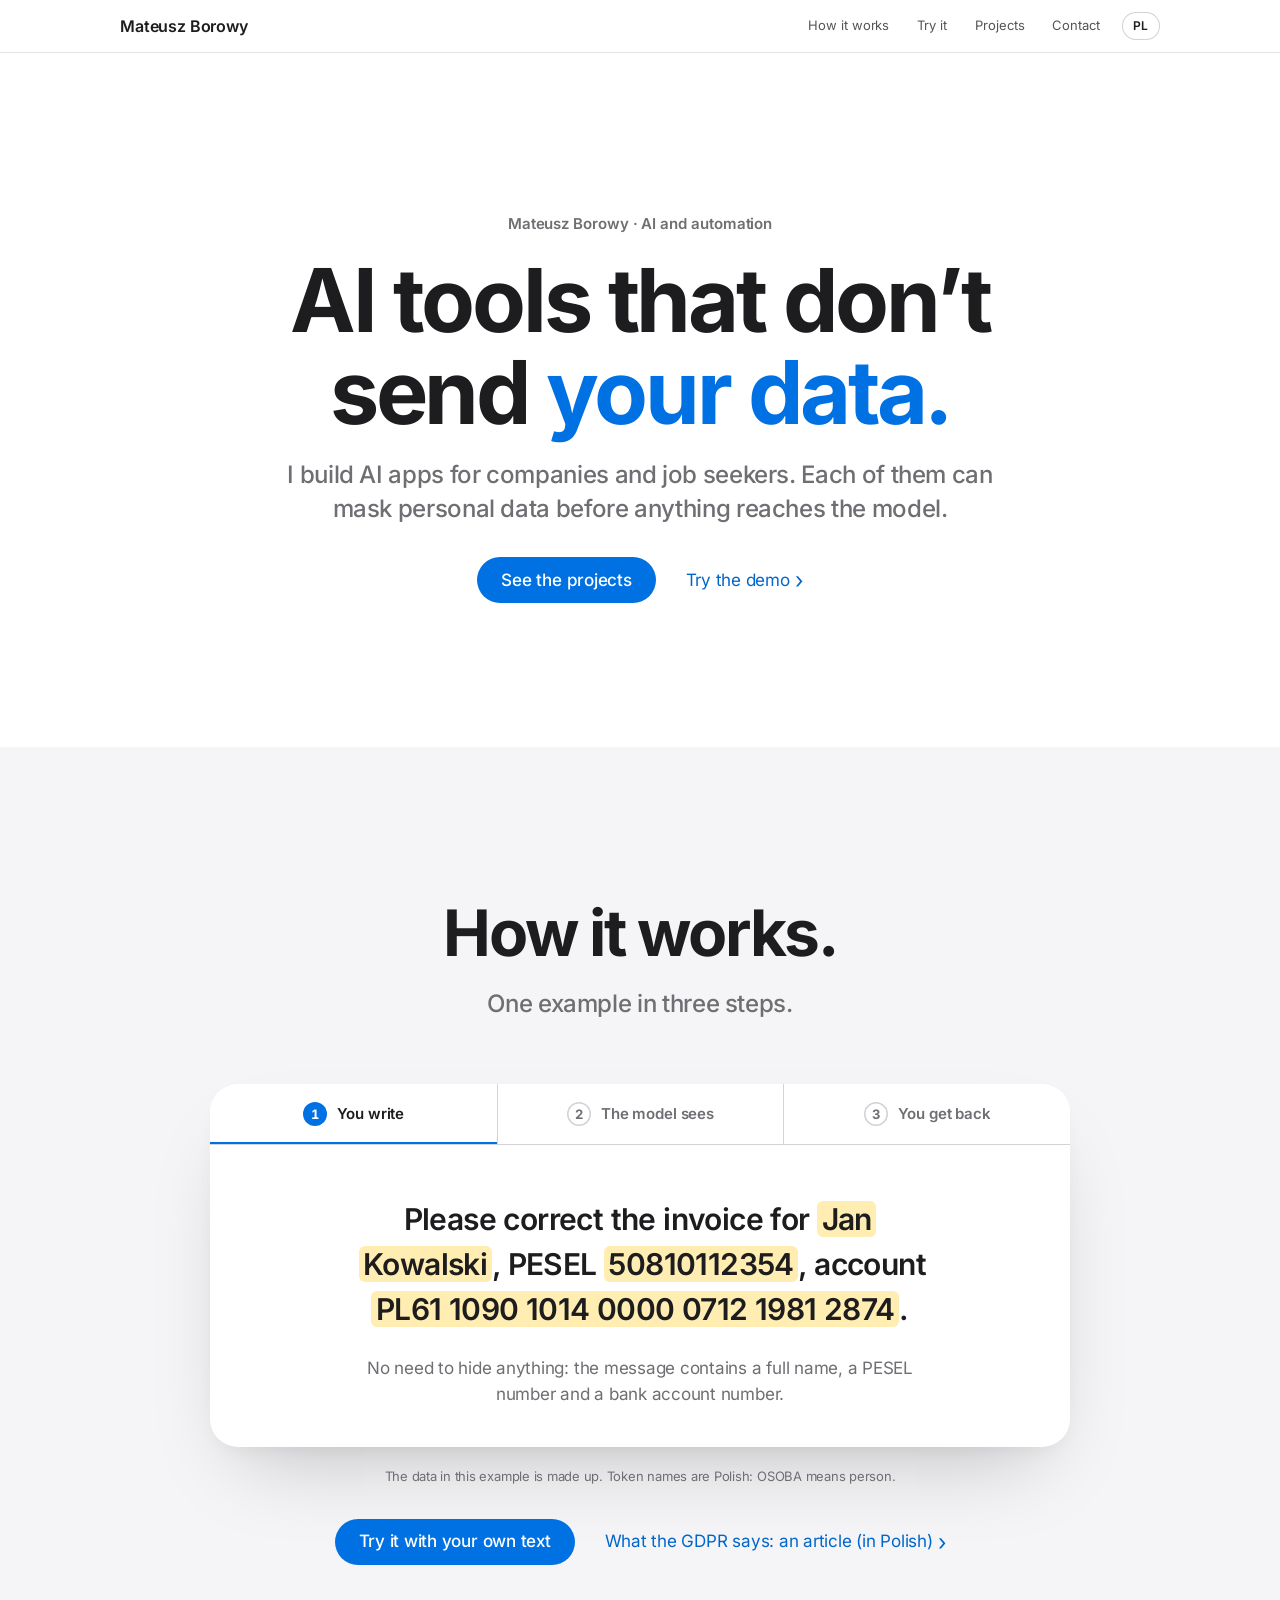
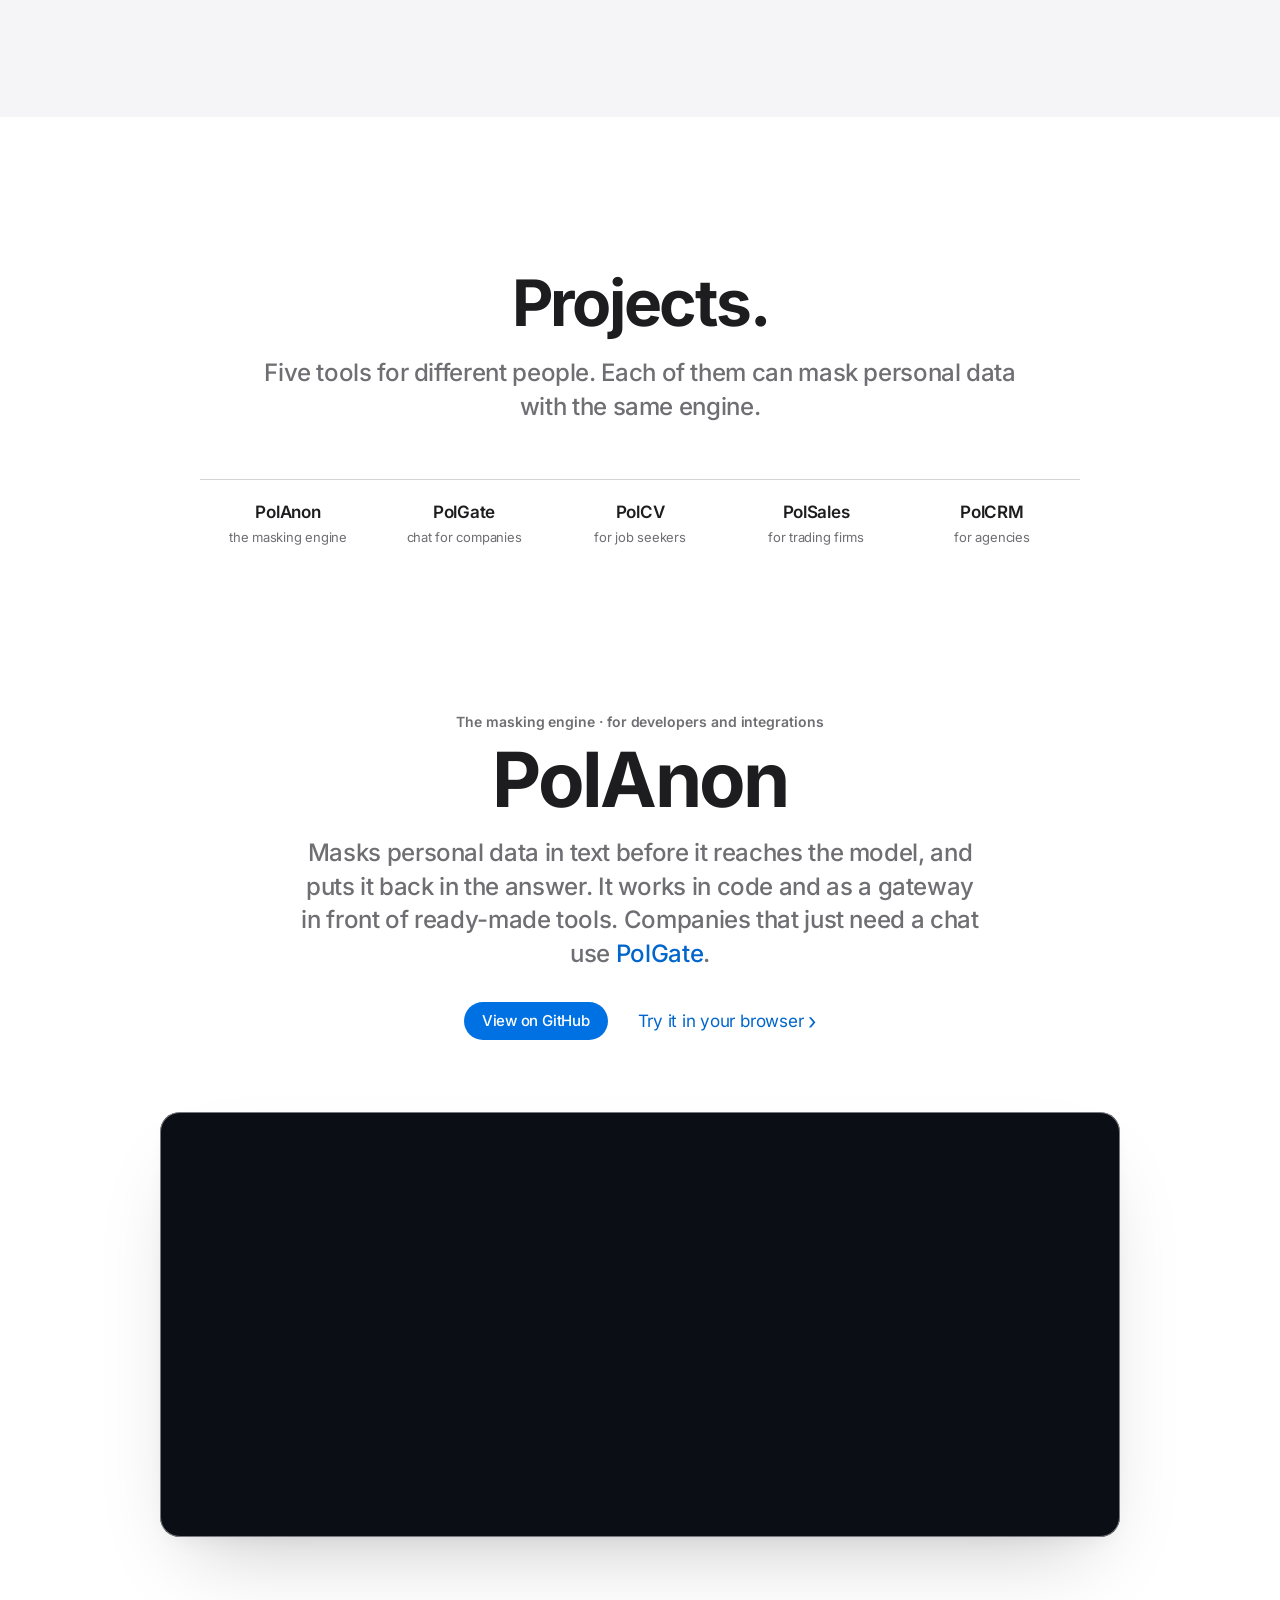
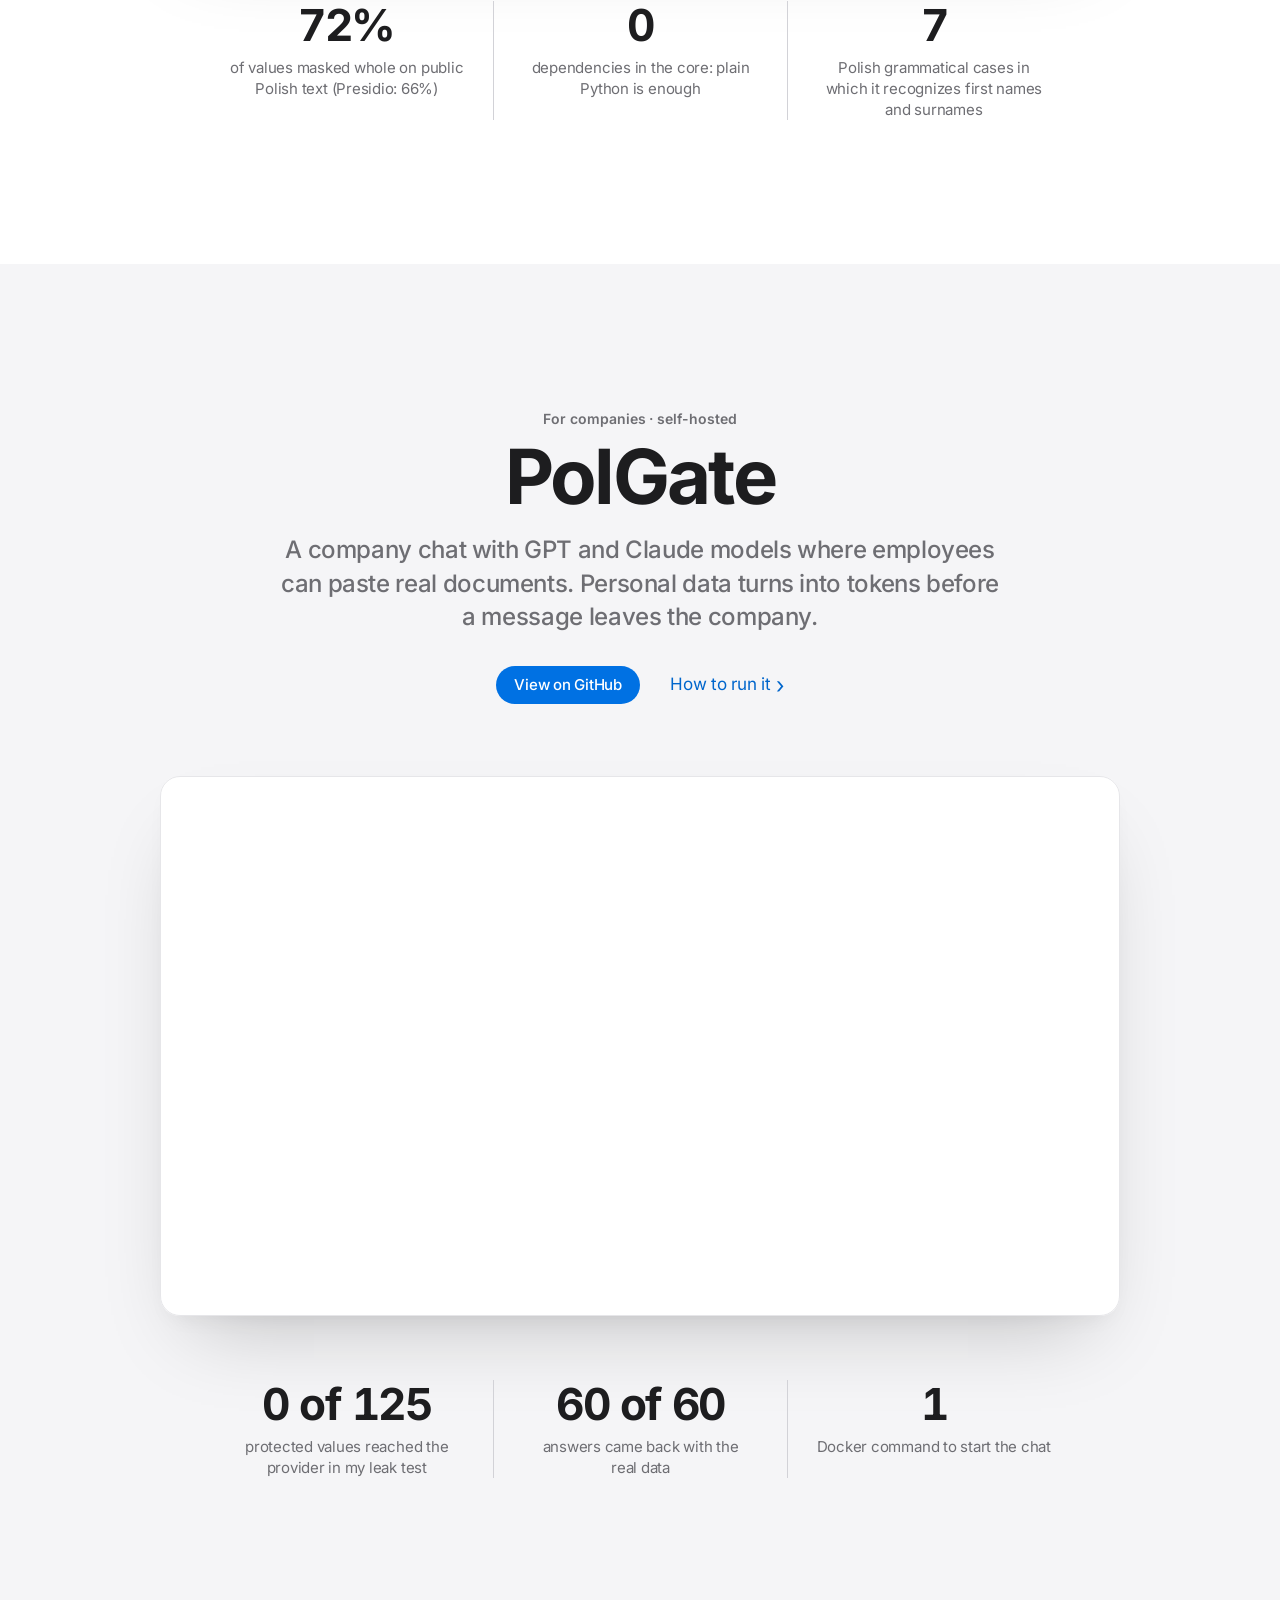
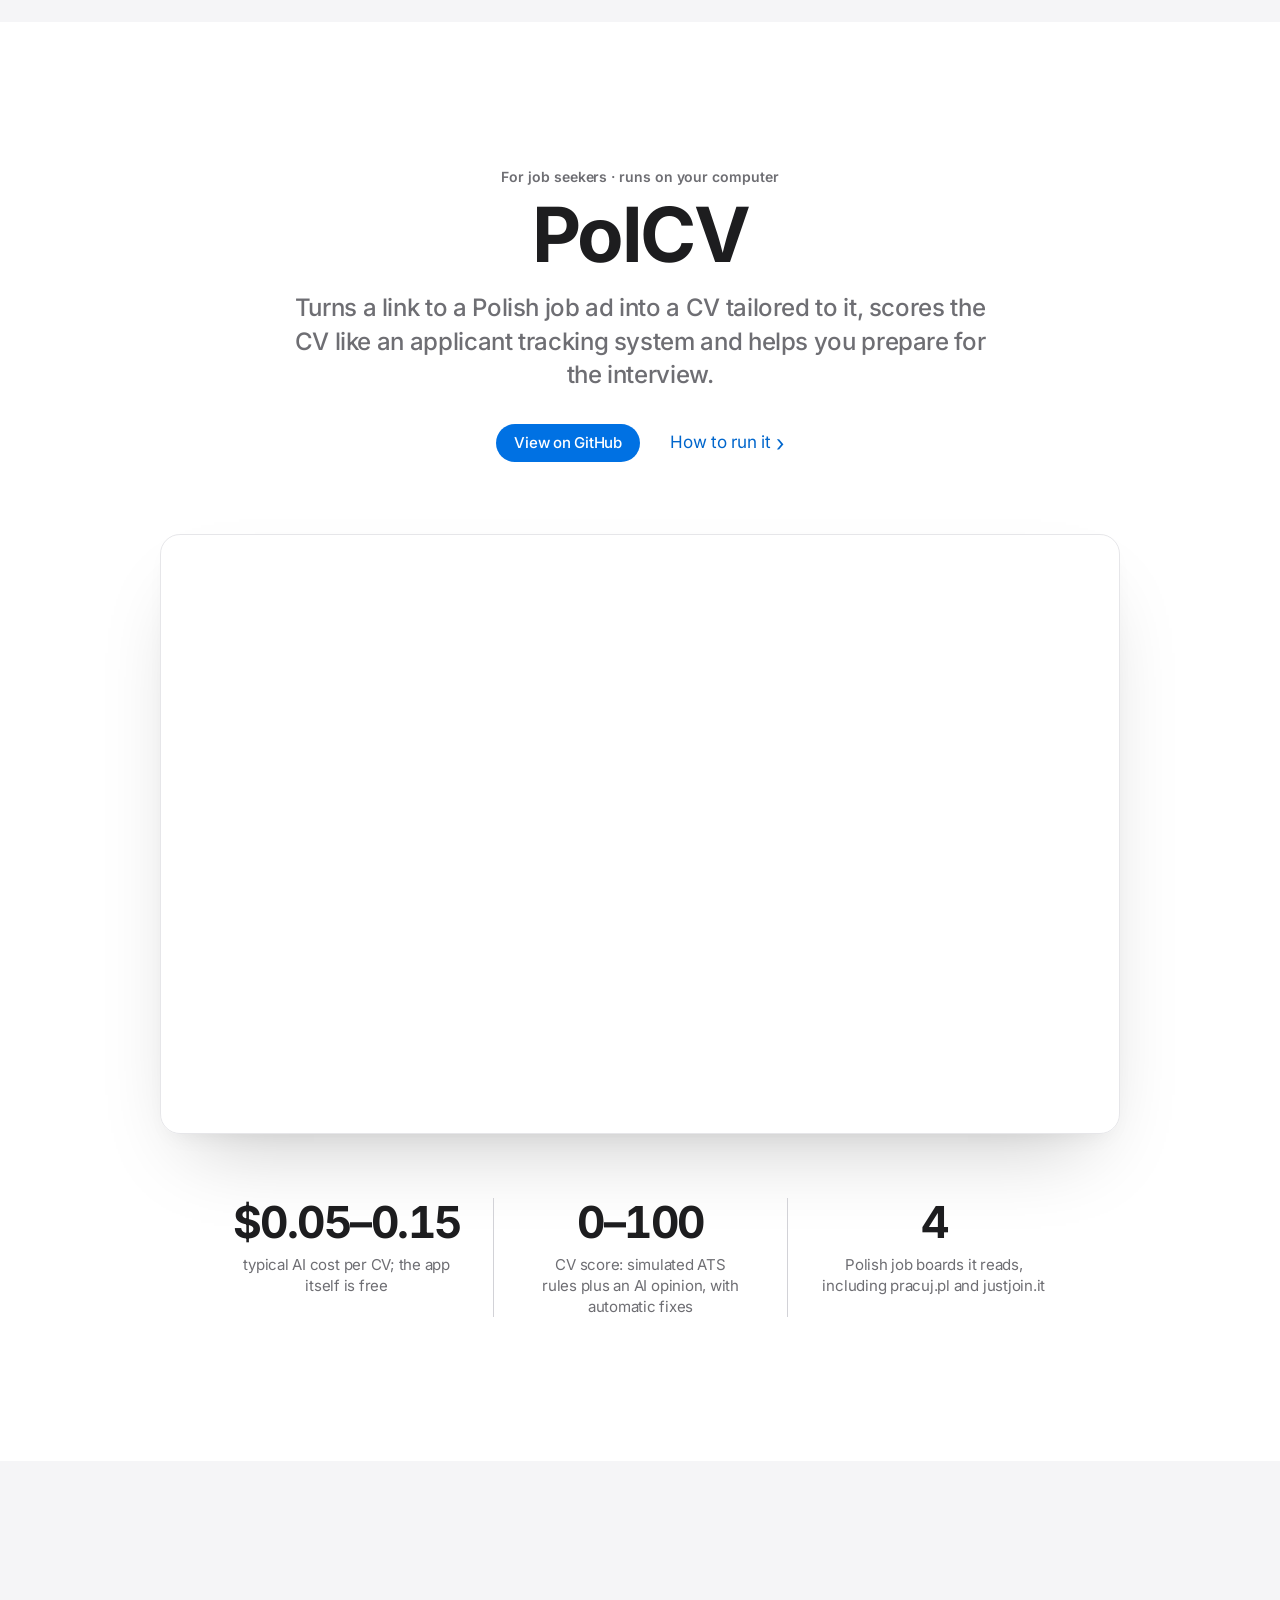
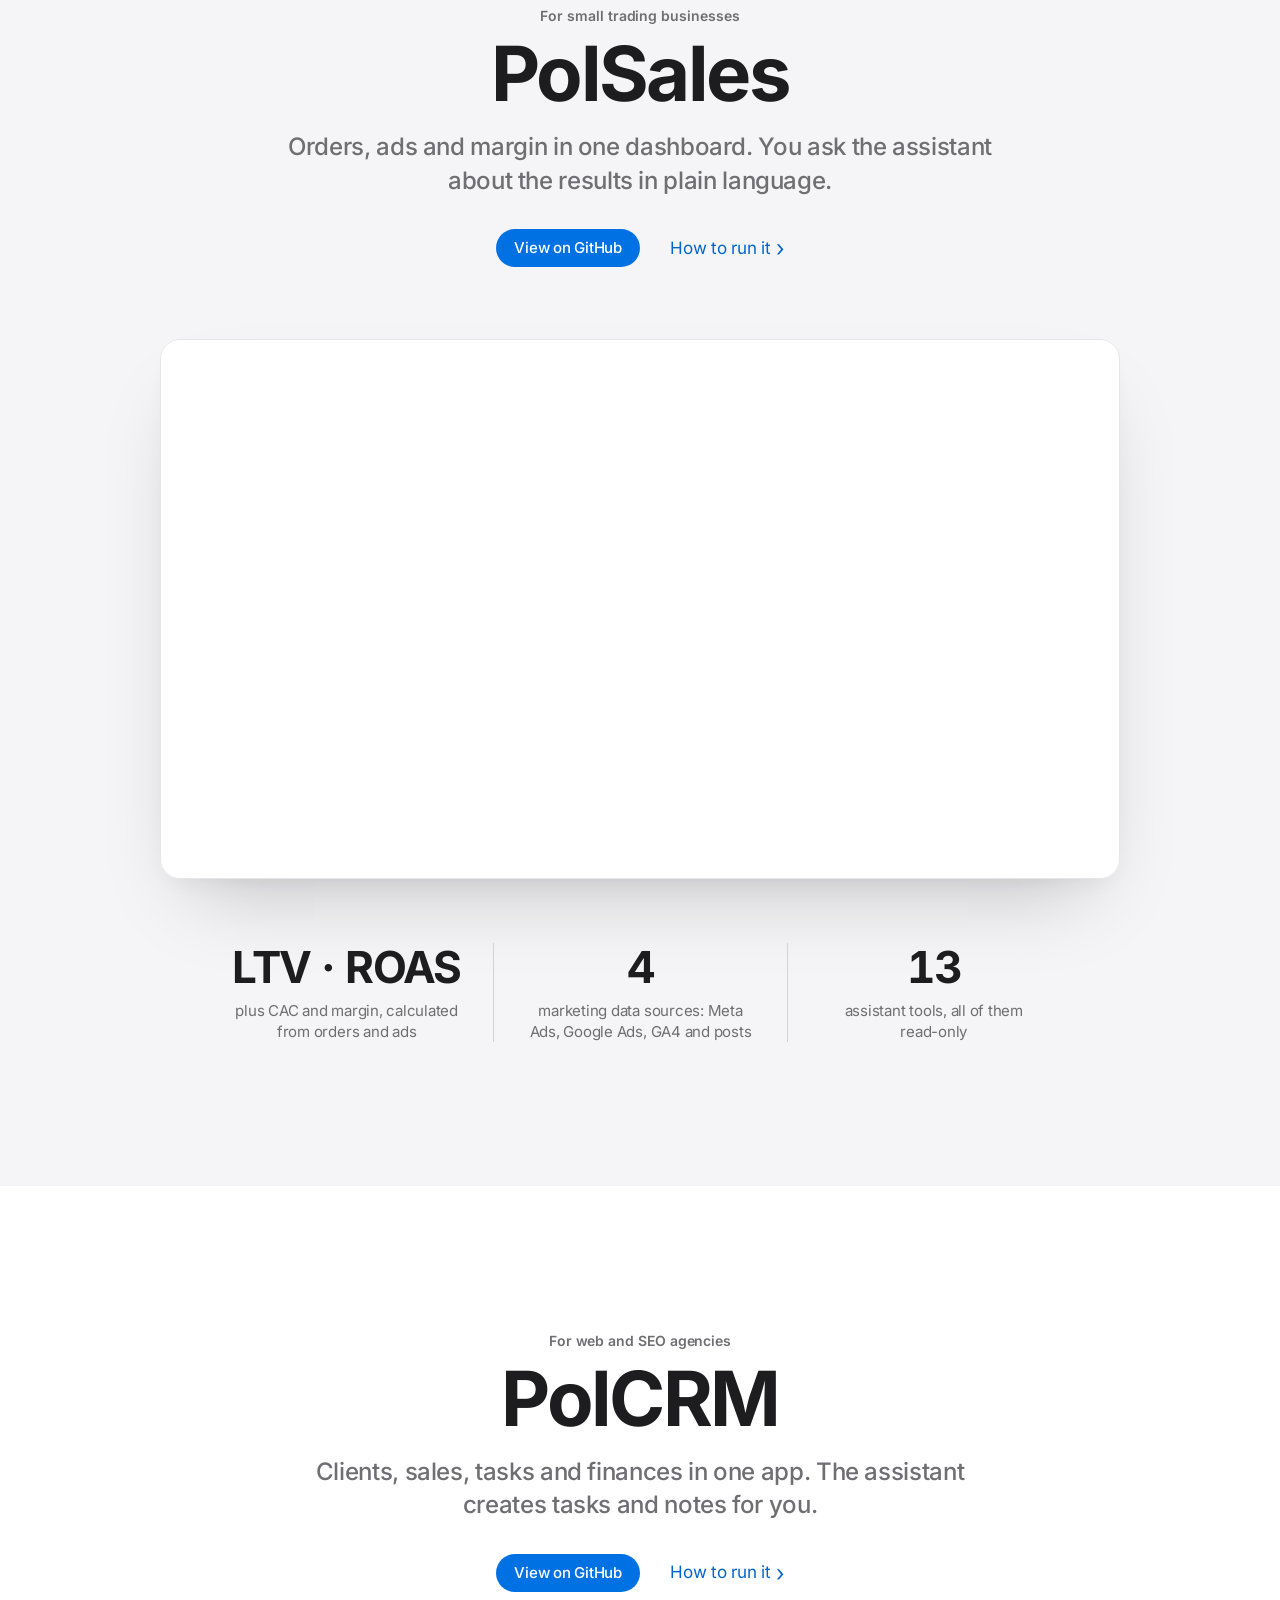
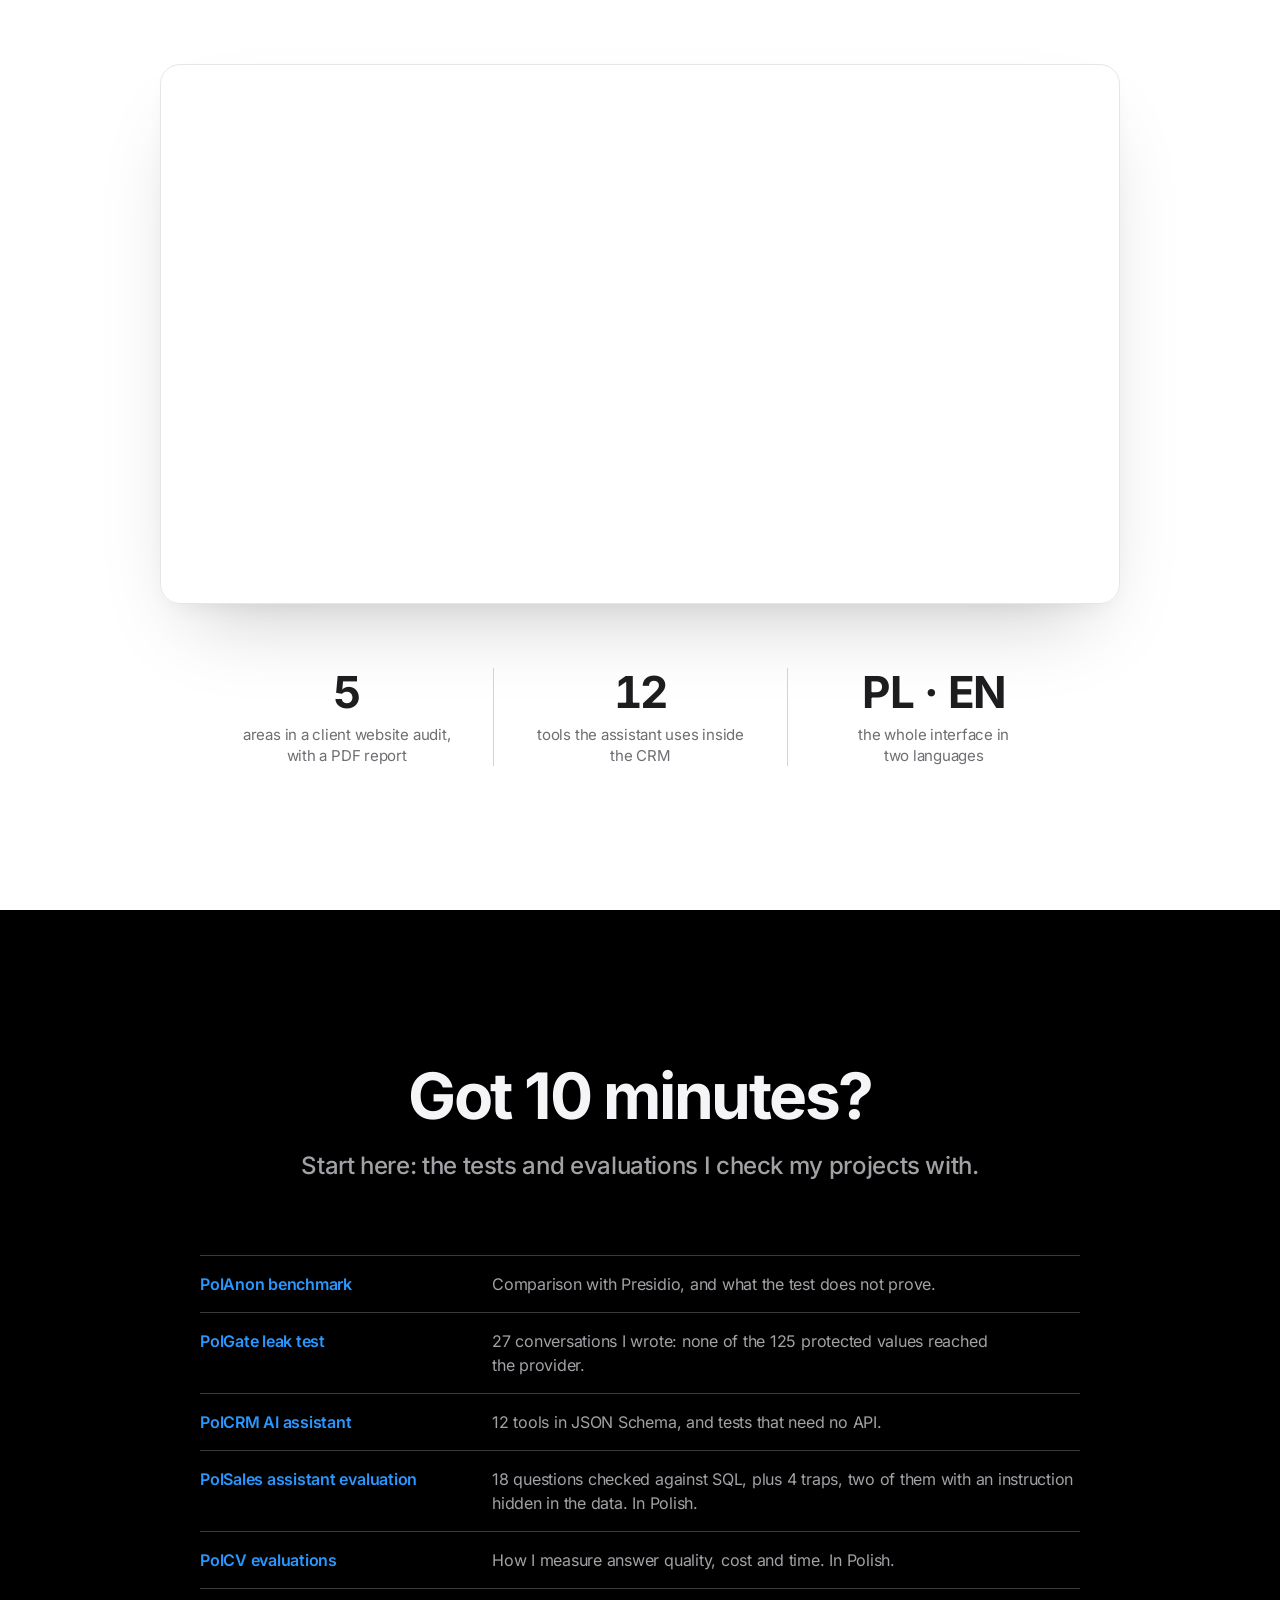
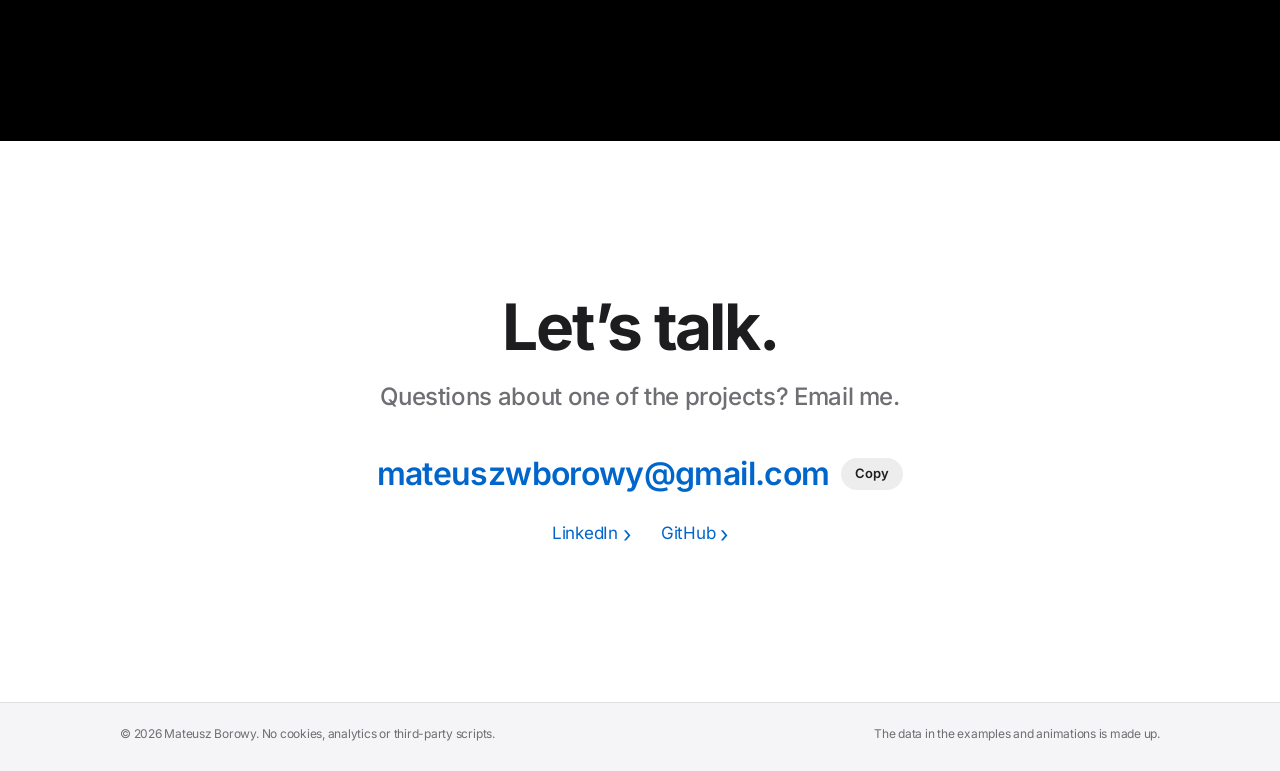
<file: en/index.html>
<!doctype html>
<html lang="en">
<head>
  <meta charset="utf-8">
  <meta name="viewport" content="width=device-width, initial-scale=1, viewport-fit=cover">
  <!-- English version of the site. Keep it in sync with ../index.html (Polish). -->
  <meta http-equiv="Content-Security-Policy" content="default-src 'self'; script-src 'self' 'sha256-qOhFsq0QMV2REqNwk5hGH5bZE9SkX6gt6yeyKdYPv+U='; style-src 'self'; img-src 'self'; font-src 'self'; connect-src 'self'; object-src 'none'; base-uri 'self'; form-action 'none'">
  <meta name="referrer" content="strict-origin-when-cross-origin">
  <script>document.documentElement.classList.add("js")</script>
  <title>Mateusz Borowy · Projects</title>
  <meta name="description" content="AI tools that mask personal data before it reaches the model. Projects by Mateusz Borowy: PolAnon, PolGate, PolCV, PolSales and PolCRM.">
  <meta name="author" content="Mateusz Borowy">
  <meta name="color-scheme" content="light dark">
  <meta name="theme-color" content="#ffffff" media="(prefers-color-scheme: light)">
  <meta name="theme-color" content="#000000" media="(prefers-color-scheme: dark)">
  <link rel="canonical" href="https://boromat.pl/en/">
  <link rel="alternate" hreflang="pl" href="https://boromat.pl/">
  <link rel="alternate" hreflang="en" href="https://boromat.pl/en/">
  <link rel="alternate" hreflang="x-default" href="https://boromat.pl/en/">

  <meta property="og:type" content="website">
  <meta property="og:locale" content="en_US">
  <meta property="og:locale:alternate" content="pl_PL">
  <meta property="og:site_name" content="Mateusz Borowy · Projects">
  <meta property="og:title" content="AI tools that don’t send your data">
  <meta property="og:description" content="Projects by Mateusz Borowy: PolAnon, PolGate, PolCV, PolSales and PolCRM. Personal data is masked before it reaches the AI model.">
  <meta property="og:url" content="https://boromat.pl/en/">
  <meta property="og:image" content="https://boromat.pl/assets/og-en.png">
  <meta property="og:image:width" content="1200">
  <meta property="og:image:height" content="630">
  <meta property="og:image:alt" content="The words “AI tools that don’t send your data” and the tokens OSOBA_1, PESEL_1, IBAN_1.">
  <meta name="twitter:card" content="summary_large_image">
  <meta name="twitter:title" content="AI tools that don’t send your data">
  <meta name="twitter:description" content="Projects by Mateusz Borowy: PolAnon, PolGate, PolCV, PolSales and PolCRM.">
  <meta name="twitter:image" content="https://boromat.pl/assets/og-en.png">

  <link rel="icon" href="../favicon.ico" sizes="32x32">
  <link rel="icon" href="../assets/ikona.svg" type="image/svg+xml">
  <link rel="apple-touch-icon" href="../assets/apple-touch-icon.png">
  <link rel="manifest" href="../site.webmanifest">
  <link rel="stylesheet" href="../style.css">
  <script src="../script.js" defer></script>

  <script type="application/ld+json">
  {
    "@context": "https://schema.org",
    "@graph": [
      {
        "@type": "Person",
        "@id": "https://boromat.pl/#person",
        "name": "Mateusz Borowy",
        "url": "https://boromat.pl/en/",
        "sameAs": ["https://github.com/boromat", "https://www.linkedin.com/in/mateuszborowy/"],
        "description": "Builds AI apps that mask personal data.",
        "knowsAbout": ["Python", "FastAPI", "Flask", "SQLAlchemy", "PostgreSQL", "React", "TypeScript", "Docker", "Personal data masking", "LLM applications", "Tool calling", "AI model evaluation"]
      },
      {
        "@type": "WebSite",
        "@id": "https://boromat.pl/en/#website",
        "url": "https://boromat.pl/en/",
        "name": "Mateusz Borowy · Projects",
        "inLanguage": "en",
        "author": { "@id": "https://boromat.pl/#person" }
      },
      {
        "@type": "SoftwareSourceCode",
        "@id": "https://boromat.pl/#polanon",
        "name": "PolAnon",
        "codeRepository": "https://github.com/boromat/polanon",
        "programmingLanguage": "Python",
        "license": "https://opensource.org/licenses/MIT",
        "description": "Python library and Docker gateway for reversible masking of Polish personal data in LLM requests.",
        "author": { "@id": "https://boromat.pl/#person" }
      },
      {
        "@type": "SoftwareSourceCode",
        "@id": "https://boromat.pl/#polgate",
        "name": "PolGate",
        "codeRepository": "https://github.com/boromat/polgate",
        "programmingLanguage": "Python",
        "license": "https://opensource.org/licenses/MIT",
        "description": "Self-hosted company chat for Claude and GPT that masks personal data before it reaches the AI provider.",
        "author": { "@id": "https://boromat.pl/#person" }
      },
      {
        "@type": "SoftwareSourceCode",
        "@id": "https://boromat.pl/#polcv",
        "name": "PolCV",
        "codeRepository": "https://github.com/boromat/polcv",
        "programmingLanguage": "TypeScript",
        "license": "https://opensource.org/licenses/MIT",
        "description": "Local web app that tailors a CV to a specific job ad on the Polish job market.",
        "author": { "@id": "https://boromat.pl/#person" }
      },
      {
        "@type": "SoftwareSourceCode",
        "@id": "https://boromat.pl/#polsales",
        "name": "PolSales",
        "codeRepository": "https://github.com/boromat/polsales",
        "programmingLanguage": "Python",
        "description": "Sales and marketing dashboard with an AI assistant that only sees customer data after it has been masked.",
        "author": { "@id": "https://boromat.pl/#person" }
      },
      {
        "@type": "SoftwareSourceCode",
        "@id": "https://boromat.pl/#polcrm",
        "name": "PolCRM",
        "codeRepository": "https://github.com/boromat/polcrm",
        "programmingLanguage": "Python",
        "license": "https://opensource.org/licenses/MIT",
        "description": "CRM, sales pipeline and finances for a small web and SEO agency, with an AI assistant that creates tasks and notes when asked.",
        "author": { "@id": "https://boromat.pl/#person" }
      }
    ]
  }
  </script>
</head>
<body>

<a class="skip-link" href="#content">Skip to content</a>

<header class="nav" id="top">
  <div class="nav-inner">
    <a class="nav-brand" href="#top">Mateusz Borowy</a>
    <div class="nav-end">
      <nav class="nav-links" id="nav-links" aria-label="Page sections">
        <a href="#how-it-works">How it works</a>
        <a href="demo/">Try it</a>
        <a href="#projects">Projects</a>
        <a href="#contact">Contact</a>
      </nav>
      <a class="lang" href="../" hreflang="pl" lang="pl" data-lang-switch>PL<span class="sr-only"> – wersja polska</span></a>
      <button class="nav-toggle" type="button" aria-expanded="false" aria-controls="nav-links">
        <span class="sr-only">Menu</span>
        <span class="bar bar-top" aria-hidden="true"></span><span class="bar bar-bottom" aria-hidden="true"></span>
      </button>
    </div>
  </div>
</header>

<main id="content" tabindex="-1">

<!-- ============ 1. HERO ============ -->
<section class="hero" aria-labelledby="hero-title">
  <div class="wrap">
    <p class="eyebrow">Mateusz Borowy · AI and automation</p>
    <h1 class="hero-title" id="hero-title">AI tools that don’t send <span class="accent-text">your data.</span></h1>
    <p class="lead">I build AI apps for companies and job seekers. Each of them can mask personal data before anything reaches the model.</p>
    <div class="cta-row">
      <a class="btn" href="#projects">See the projects</a>
      <a class="more" href="demo/">Try the demo</a>
    </div>
  </div>
</section>

<!-- ============ 2. HOW IT WORKS ============ -->
<section class="section alt" id="how-it-works" aria-labelledby="how-title">
  <div class="wrap">
    <h2 class="display center" id="how-title">How it works.</h2>
    <p class="lead center">One example in three steps.</p>

    <!-- Without JavaScript all three steps are shown one below another; the script turns them into a switch. -->
    <div class="demo" id="demo">
      <div class="steps-switch" role="group" aria-label="Example step">
        <button type="button" data-step="1" aria-pressed="true"><span class="n" aria-hidden="true">1</span>You write</button>
        <button type="button" data-step="2" aria-pressed="false"><span class="n" aria-hidden="true">2</span>The model sees</button>
        <button type="button" data-step="3" aria-pressed="false"><span class="n" aria-hidden="true">3</span>You get back</button>
      </div>

      <div class="demo-stage">
        <div class="demo-step" data-step-panel="1">
          <h3 class="demo-label">1. You write</h3>
          <p class="demo-text">Please correct the invoice for <mark>Jan Kowalski</mark>, PESEL <mark>50810112354</mark>, account <mark>PL61 1090 1014 0000 0712 1981 2874</mark>.</p>
          <p class="demo-caption">No need to hide anything: the message contains a full name, a PESEL number and a bank account number.</p>
        </div>
        <div class="demo-step" data-step-panel="2">
          <h3 class="demo-label">2. The model sees</h3>
          <p class="demo-text">Please correct the invoice for <code class="tok">&lt;OSOBA_1&gt;</code>, PESEL <code class="tok">&lt;PESEL_1&gt;</code>, account <code class="tok">&lt;IBAN_1&gt;</code>.</p>
          <p class="demo-caption">Before the text reaches a model such as GPT or Claude, personal data is replaced with tokens. The AI provider gets tokens instead of the data.</p>
        </div>
        <div class="demo-step" data-step-panel="3">
          <h3 class="demo-label">3. You get back</h3>
          <p class="demo-text">The corrected invoice for <mark>Jan Kowalski</mark> is ready. The refund will go to account <mark>PL61 1090 1014 0000 0712 1981 2874</mark>.</p>
          <p class="demo-caption">The model answers with tokens, and the real data goes back in place. The token table never leaves your computer or server.</p>
        </div>
      </div>
    </div>
    <p class="fineprint center">The data in this example is made up. Token names are Polish: OSOBA means person.</p>
    <div class="cta-row">
      <a class="btn" href="demo/">Try it with your own text</a>
      <a class="more" href="../artykuly/chatgpt-claude-rodo/" hreflang="pl">What the GDPR says: an article (in Polish)</a>
    </div>
  </div>
</section>

<!-- ============ 3. PROJECTS ============ -->
<section id="projects" aria-labelledby="projects-title">
  <div class="section-head">
    <div class="wrap">
      <h2 class="display center" id="projects-title">Projects.</h2>
      <p class="lead center">Five tools for different people. Each of them can mask personal data with the same engine.</p>

      <nav class="strip" aria-label="Project list">
        <a href="#polanon"><strong>PolAnon</strong><span>the masking engine</span></a>
        <a href="#polgate"><strong>PolGate</strong><span>chat for companies</span></a>
        <a href="#polcv"><strong>PolCV</strong><span>for job seekers</span></a>
        <a href="#polsales"><strong>PolSales</strong><span>for trading firms</span></a>
        <a href="#polcrm"><strong>PolCRM</strong><span>for agencies</span></a>
      </nav>
    </div>
  </div>

  <article class="product" id="polanon" aria-labelledby="polanon-title">
    <div class="wrap">
      <header class="product-head reveal">
        <p class="eyebrow">The masking engine · for developers and integrations</p>
        <h3 class="product-name" id="polanon-title">PolAnon</h3>
        <p class="tagline">Masks personal data in text before it reaches the model, and puts it back in the answer. It works in code and as a gateway in front of ready-made tools. Companies that just need a chat use <a href="#polgate">PolGate</a>.</p>
        <div class="cta-row">
          <a class="btn btn-small" href="https://github.com/boromat/polanon" target="_blank" rel="noopener">View on GitHub<span class="sr-only">: PolAnon</span></a>
          <a class="more" href="demo/">Try it in your browser<span class="sr-only">: PolAnon</span></a>
        </div>
      </header>
      <figure class="shot reveal">
        <picture>
          <source media="(prefers-reduced-motion: reduce)" srcset="../assets/polanon-poster.webp" type="image/webp">
          <img src="../assets/polanon.webp" width="943" height="417" loading="lazy" decoding="async" alt="Terminal: PolAnon replaces a name, a PESEL number and a bank account with tokens, then restores them in the model’s answer.">
        </picture>
      </figure>
      <ul class="facts reveal">
        <li><strong>72%</strong><span>of values masked whole on public Polish text (Presidio: 66%)</span></li>
        <li><strong>0</strong><span>dependencies in the core: plain Python is enough</span></li>
        <li><strong>7</strong><span>Polish grammatical cases in which it recognizes first names and surnames</span></li>
      </ul>
    </div>
  </article>

  <article class="product alt" id="polgate" aria-labelledby="polgate-title">
    <div class="wrap">
      <header class="product-head reveal">
        <p class="eyebrow">For companies · self-hosted</p>
        <h3 class="product-name" id="polgate-title">PolGate</h3>
        <p class="tagline">A company chat with GPT and Claude models where employees can paste real documents. Personal data turns into tokens before a message leaves the company.</p>
        <div class="cta-row">
          <a class="btn btn-small" href="https://github.com/boromat/polgate" target="_blank" rel="noopener">View on GitHub<span class="sr-only">: PolGate</span></a>
          <a class="more" href="https://github.com/boromat/polgate#try-it" target="_blank" rel="noopener">How to run it<span class="sr-only">: PolGate</span></a>
        </div>
      </header>
      <figure class="shot reveal">
        <picture>
          <source media="(prefers-reduced-motion: reduce) and (prefers-color-scheme: dark)" srcset="../assets/polgate-en-dark-poster.webp" type="image/webp">
          <source media="(prefers-reduced-motion: reduce)" srcset="../assets/polgate-en-poster.webp" type="image/webp">
          <source media="(prefers-color-scheme: dark)" srcset="../assets/polgate-en-dark.webp" type="image/webp">
          <img src="../assets/polgate-en.webp" width="1920" height="1080" loading="lazy" decoding="async" alt="PolGate chat: a message with a name, a PESEL number and a bank account reaches the model as tokens, and the answer comes back with the original data.">
        </picture>
      </figure>
      <ul class="facts reveal">
        <li><strong>0 of 125</strong><span>protected values reached the provider in my leak test</span></li>
        <li><strong>60 of 60</strong><span>answers came back with the real data</span></li>
        <li><strong>1</strong><span>Docker command to start the chat</span></li>
      </ul>
    </div>
  </article>

  <article class="product" id="polcv" aria-labelledby="polcv-title">
    <div class="wrap">
      <header class="product-head reveal">
        <p class="eyebrow">For job seekers · runs on your computer</p>
        <h3 class="product-name" id="polcv-title">PolCV</h3>
        <p class="tagline">Turns a link to a Polish job ad into a CV tailored to it, scores the CV like an applicant tracking system and helps you prepare for the interview.</p>
        <div class="cta-row">
          <a class="btn btn-small" href="https://github.com/boromat/polcv/blob/main/README.en.md" target="_blank" rel="noopener">View on GitHub<span class="sr-only">: PolCV</span></a>
          <a class="more" href="https://github.com/boromat/polcv/blob/main/README.en.md#quick-start" target="_blank" rel="noopener">How to run it<span class="sr-only">: PolCV</span></a>
        </div>
      </header>
      <figure class="shot reveal">
        <picture>
          <source media="(prefers-reduced-motion: reduce)" srcset="../assets/polcv-poster.webp" type="image/webp">
          <img src="../assets/polcv.webp" width="958" height="599" loading="lazy" decoding="async" alt="PolCV in Polish: pasting a job ad, questions about gaps in the profile, a CV with a live preview and a scoring report.">
        </picture>
      </figure>
      <ul class="facts reveal">
        <li><strong>$0.05–0.15</strong><span>typical AI cost per CV; the app itself is free</span></li>
        <li><strong>0–100</strong><span>CV score: simulated ATS rules plus an AI opinion, with automatic fixes</span></li>
        <li><strong>4</strong><span>Polish job boards it reads, including pracuj.pl and justjoin.it</span></li>
      </ul>
    </div>
  </article>

  <article class="product alt" id="polsales" aria-labelledby="polsales-title">
    <div class="wrap">
      <header class="product-head reveal">
        <p class="eyebrow">For small trading businesses</p>
        <h3 class="product-name" id="polsales-title">PolSales</h3>
        <p class="tagline">Orders, ads and margin in one dashboard. You ask the assistant about the results in plain language.</p>
        <div class="cta-row">
          <a class="btn btn-small" href="https://github.com/boromat/polsales/blob/main/README.en.md" target="_blank" rel="noopener">View on GitHub<span class="sr-only">: PolSales</span></a>
          <a class="more" href="https://github.com/boromat/polsales/blob/main/README.en.md#getting-started" target="_blank" rel="noopener">How to run it<span class="sr-only">: PolSales</span></a>
        </div>
      </header>
      <figure class="shot reveal">
        <picture>
          <source media="(prefers-reduced-motion: reduce)" srcset="../assets/polsales-poster.webp" type="image/webp">
          <img src="../assets/polsales.webp" width="1920" height="1080" loading="lazy" decoding="async" alt="PolSales in Polish: a sales dashboard with charts and an AI assistant answering questions about customers.">
        </picture>
      </figure>
      <ul class="facts reveal">
        <li><strong>LTV · ROAS</strong><span>plus CAC and margin, calculated from orders and ads</span></li>
        <li><strong>4</strong><span>marketing data sources: Meta Ads, Google Ads, GA4 and posts</span></li>
        <li><strong>13</strong><span>assistant tools, all of them read-only</span></li>
      </ul>
    </div>
  </article>

  <article class="product" id="polcrm" aria-labelledby="polcrm-title">
    <div class="wrap">
      <header class="product-head reveal">
        <p class="eyebrow">For web and SEO agencies</p>
        <h3 class="product-name" id="polcrm-title">PolCRM</h3>
        <p class="tagline">Clients, sales, tasks and finances in one app. The assistant creates tasks and notes for you.</p>
        <div class="cta-row">
          <a class="btn btn-small" href="https://github.com/boromat/polcrm/blob/main/README.en.md" target="_blank" rel="noopener">View on GitHub<span class="sr-only">: PolCRM</span></a>
          <a class="more" href="https://github.com/boromat/polcrm/blob/main/README.en.md#running-locally" target="_blank" rel="noopener">How to run it<span class="sr-only">: PolCRM</span></a>
        </div>
      </header>
      <figure class="shot reveal">
        <picture>
          <source media="(prefers-reduced-motion: reduce)" srcset="../assets/polcrm-en-poster.webp" type="image/webp">
          <img src="../assets/polcrm-en.webp" width="1920" height="1080" loading="lazy" decoding="async" alt="PolCRM: team dashboard, company list, sales pipeline, tasks, finances and the AI assistant.">
        </picture>
      </figure>
      <ul class="facts reveal">
        <li><strong>5</strong><span>areas in a client website audit, with a PDF report</span></li>
        <li><strong>12</strong><span>tools the assistant uses inside the CRM</span></li>
        <li><strong>PL · EN</strong><span>the whole interface in two languages</span></li>
      </ul>
    </div>
  </article>
</section>

<!-- ============ 4. GOT 10 MINUTES? ============
     id="recruiters" stays so that old links to this section still land here. -->
<section class="section theme-dark" id="recruiters" aria-labelledby="recruiters-title">
  <div class="wrap">
    <h2 class="display center" id="recruiters-title">Got 10 minutes?</h2>
    <p class="lead center">Start here: the tests and evaluations I check my projects with.</p>
    <div class="recruit">
      <ol class="links">
          <li><a href="https://github.com/boromat/polanon/blob/main/benchmarks/README.md" target="_blank" rel="noopener">PolAnon benchmark</a><span>Comparison with Presidio, and what the test does not prove.</span></li>
          <li><a href="https://github.com/boromat/polgate/blob/main/evals/README.md" target="_blank" rel="noopener">PolGate leak test</a><span>27 conversations I wrote: none of the 125 protected values reached the provider.</span></li>
          <li><a href="https://github.com/boromat/polcrm/blob/main/ai_assistant.py" target="_blank" rel="noopener">PolCRM AI assistant</a><span>12 tools in JSON Schema, and tests that need no API.</span></li>
          <li><a href="https://github.com/boromat/polsales/blob/main/evals/README.md" target="_blank" rel="noopener" hreflang="pl">PolSales assistant evaluation</a><span>18 questions checked against SQL, plus 4 traps, two of them with an instruction hidden in the data. In Polish.</span></li>
          <li><a href="https://github.com/boromat/polcv/blob/main/evals/README.md" target="_blank" rel="noopener" hreflang="pl">PolCV evaluations</a><span>How I measure answer quality, cost and time. In Polish.</span></li>
      </ol>
    </div>
  </div>
</section>

<!-- ============ 5. CONTACT ============ -->
<section class="section" id="contact" aria-labelledby="contact-title">
  <div class="wrap center">
    <h2 class="display" id="contact-title">Let’s talk.</h2>
    <p class="lead">Questions about one of the projects? Email me.</p>
    <p class="mail">
      <a href="mailto:mateuszwborowy@gmail.com">mateuszwborowy@gmail.com</a>
      <button type="button" class="copy" data-copy="mateuszwborowy@gmail.com">Copy<span class="sr-only"> email address</span></button>
    </p>
    <div class="cta-row">
      <a class="more" href="https://www.linkedin.com/in/mateuszborowy/" target="_blank" rel="noopener">LinkedIn</a>
      <a class="more" href="https://github.com/boromat" target="_blank" rel="noopener">GitHub</a>
    </div>
  </div>
</section>

</main>

<footer class="footer">
  <div class="wrap footer-inner">
    <p>© 2026 Mateusz Borowy. No cookies, analytics or third-party scripts.</p>
    <p>The data in the examples and animations is made up.</p>
  </div>
</footer>

<p class="sr-only" id="status" role="status" aria-live="polite"></p>

</body>
</html>
</file>
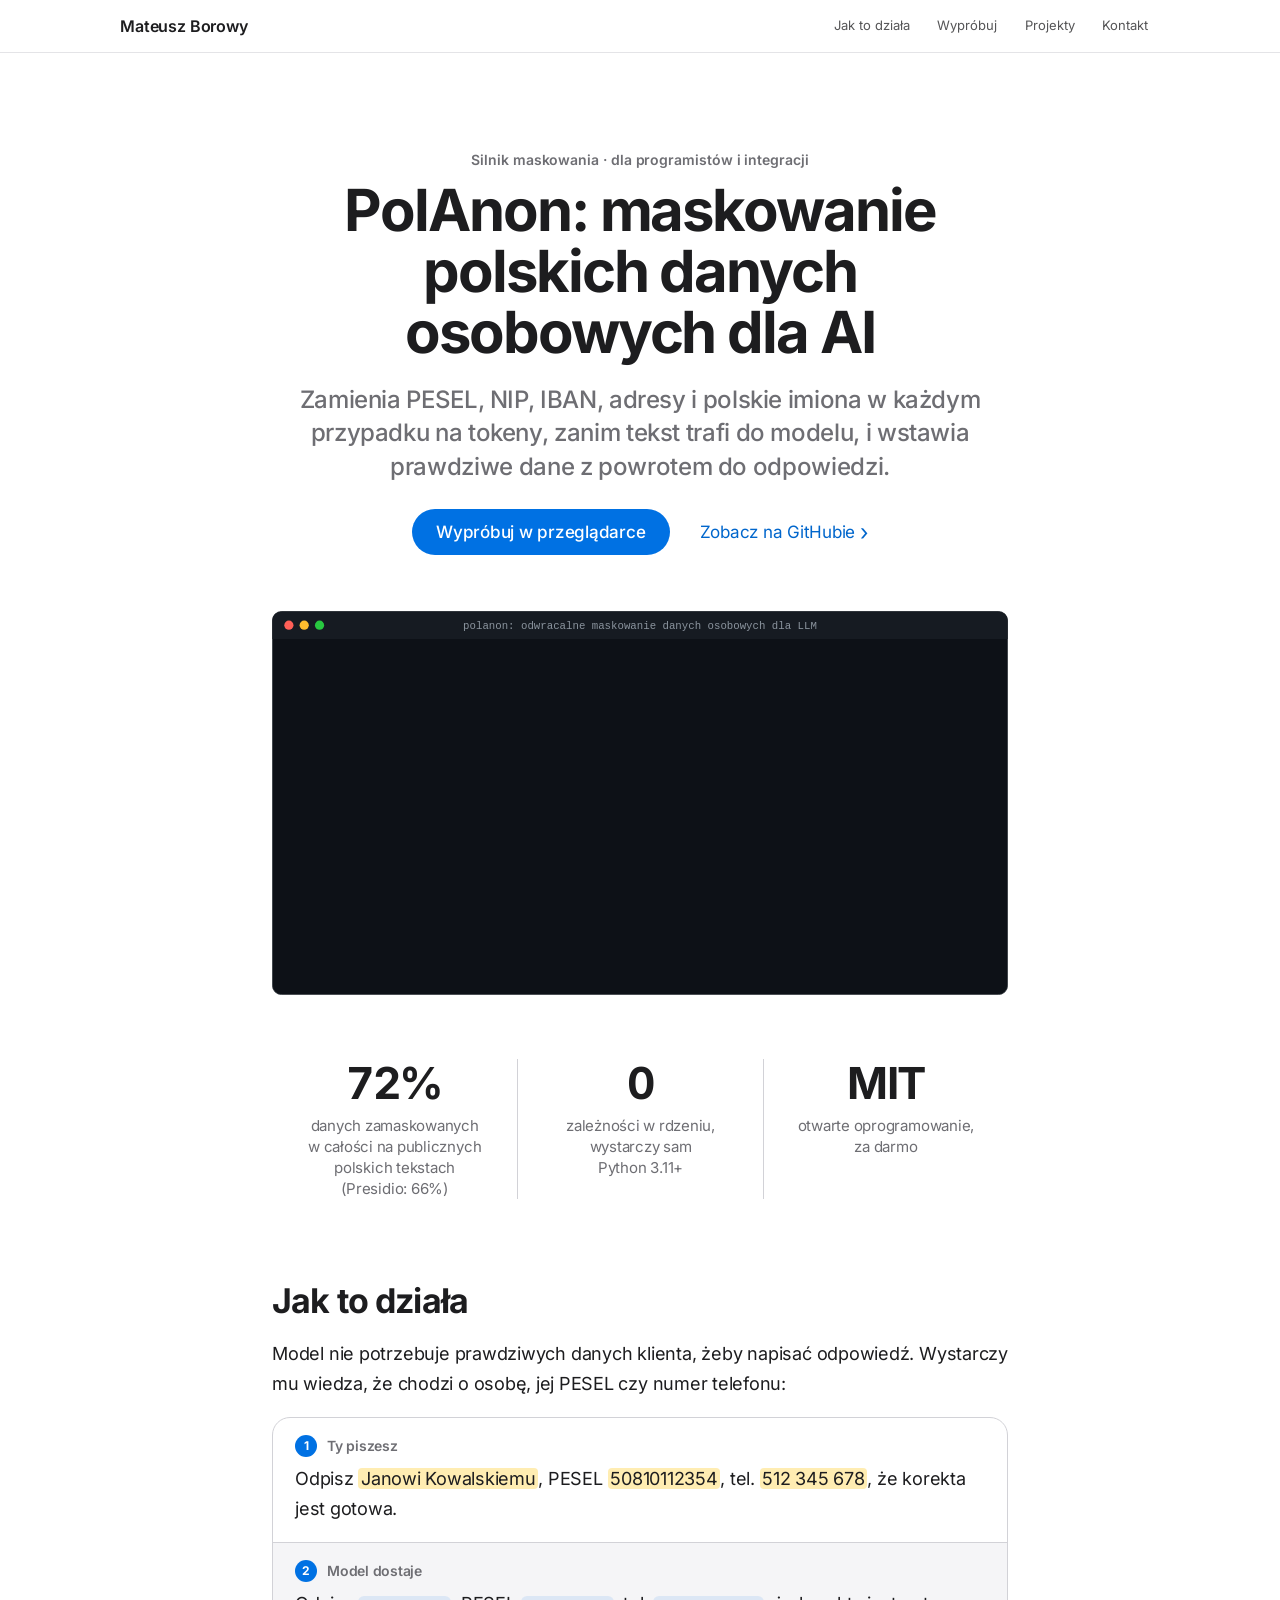
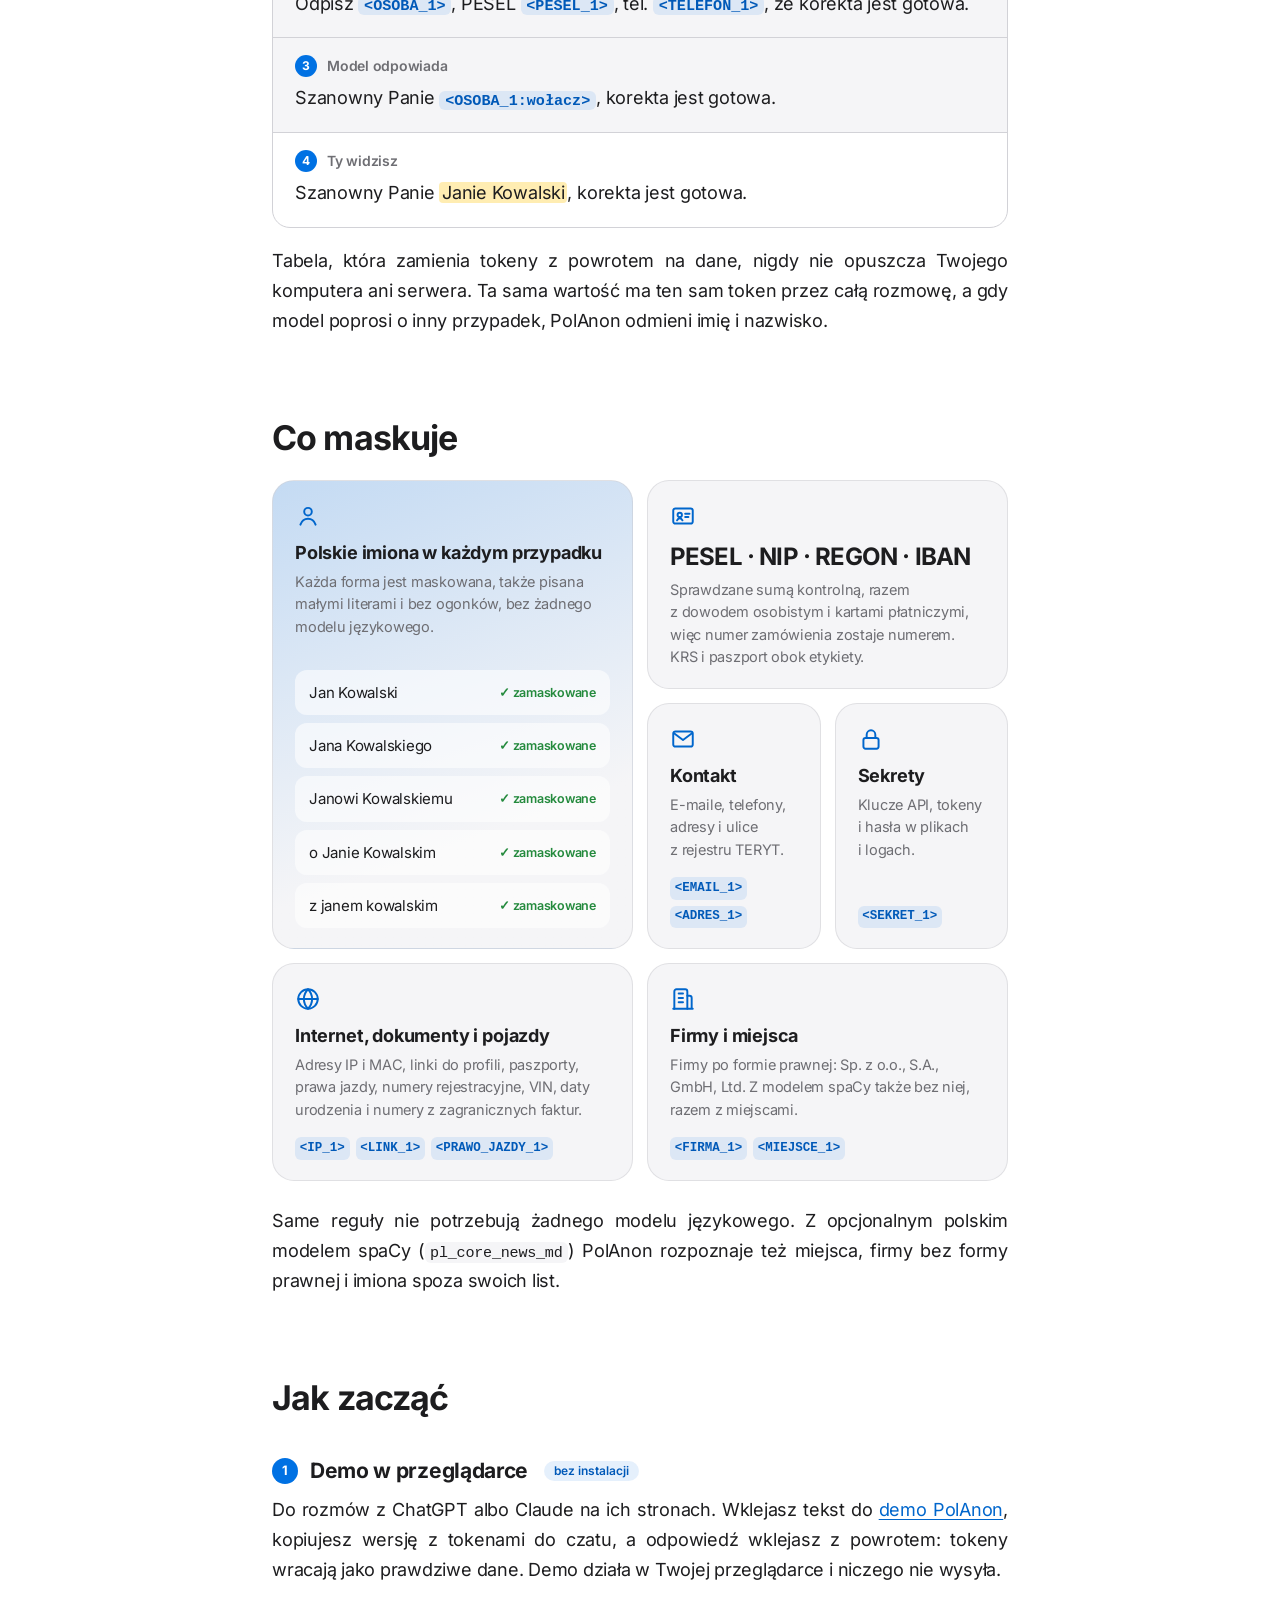
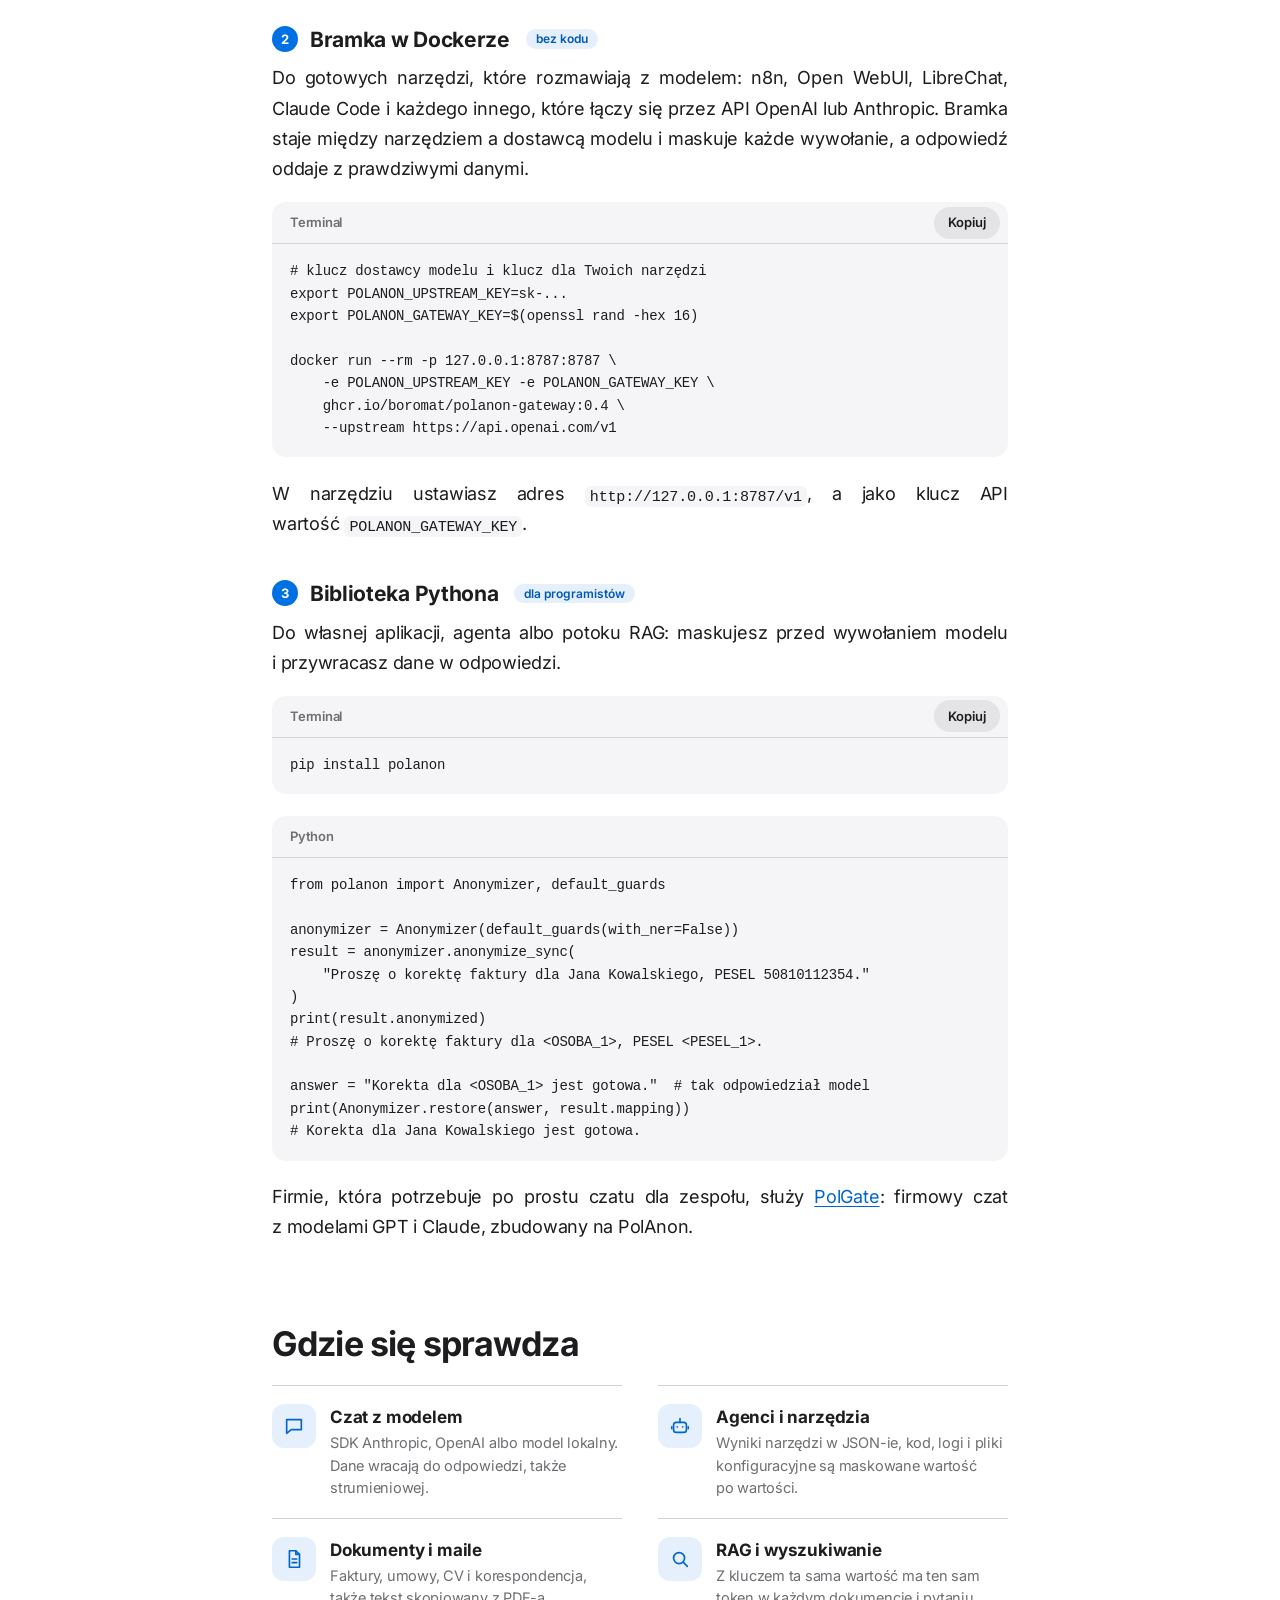
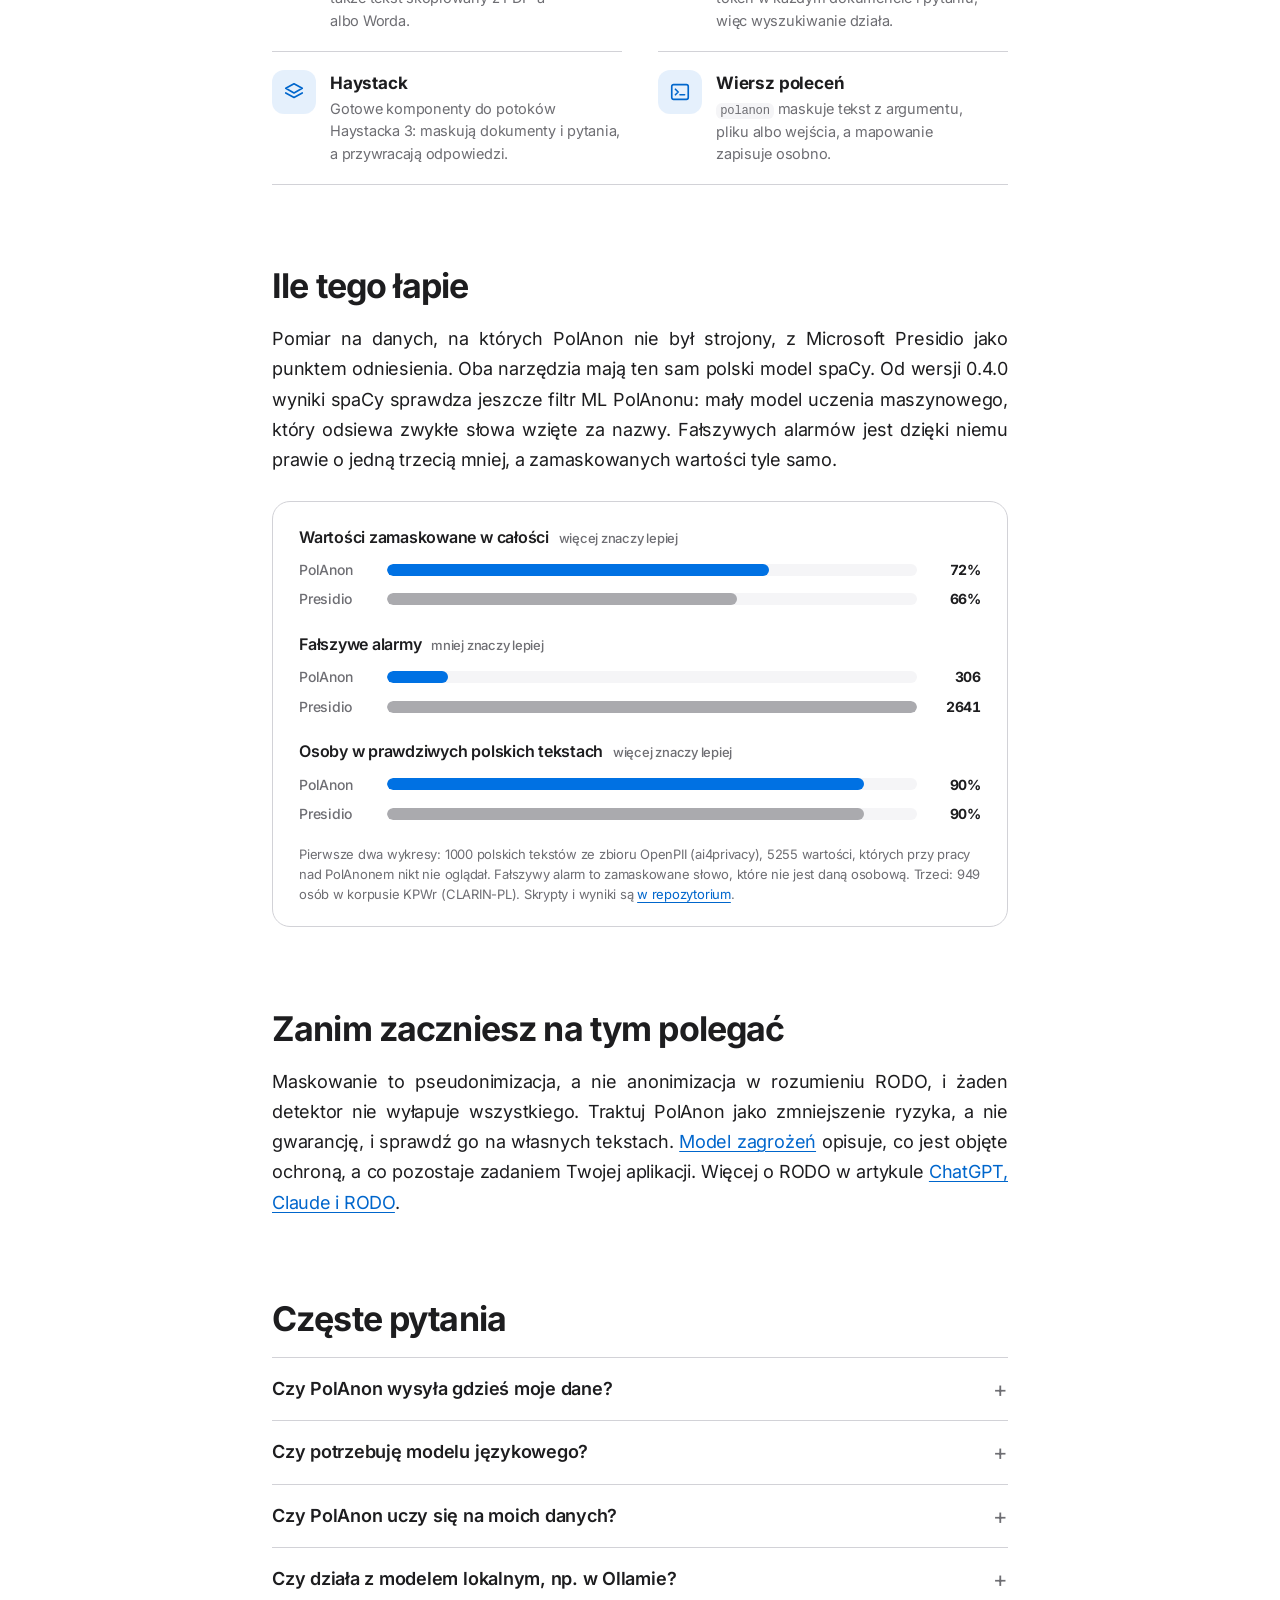
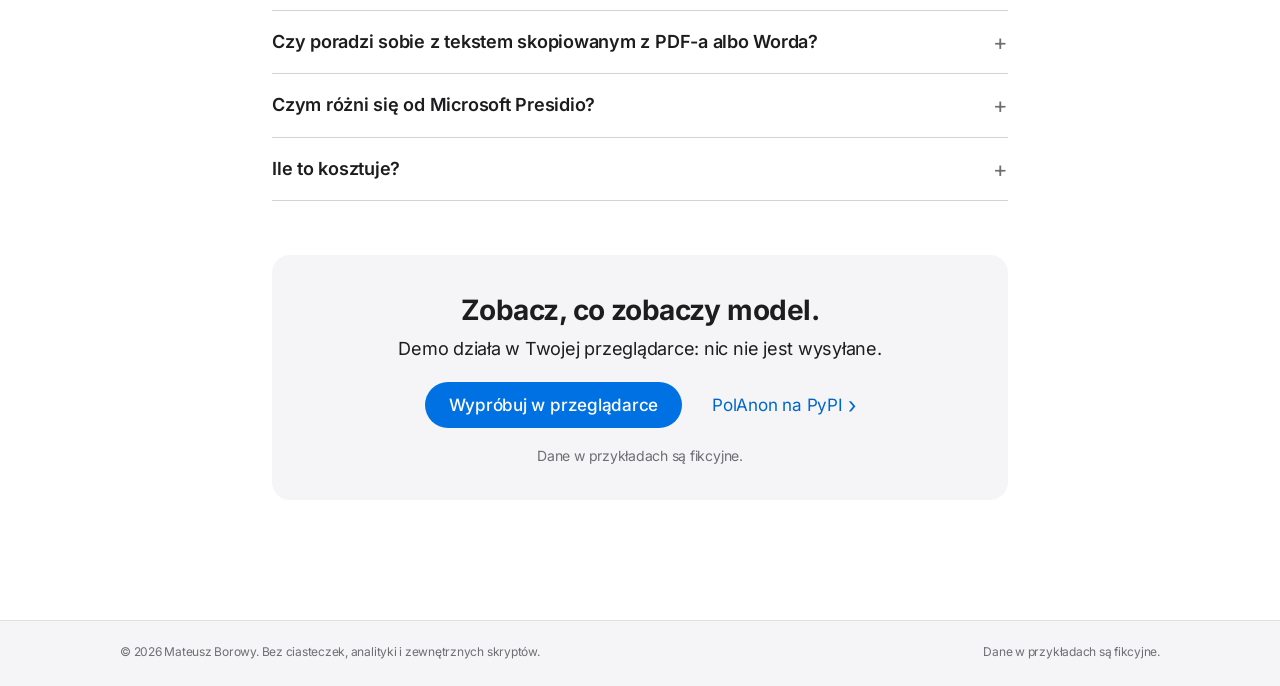
<file: polanon/index.html>
<!doctype html>
<html lang="pl">
<head>
  <meta charset="utf-8">
  <meta name="viewport" content="width=device-width, initial-scale=1, viewport-fit=cover">
  <meta http-equiv="Content-Security-Policy" content="default-src 'self'; script-src 'self' 'sha256-qOhFsq0QMV2REqNwk5hGH5bZE9SkX6gt6yeyKdYPv+U='; style-src 'self'; img-src 'self'; font-src 'self'; connect-src 'self'; object-src 'none'; base-uri 'self'; form-action 'none'">
  <meta name="referrer" content="strict-origin-when-cross-origin">
  <script>document.documentElement.classList.add("js")</script>
  <title>PolAnon: maskowanie polskich danych osobowych dla AI · Mateusz Borowy</title>
  <meta name="description" content="PolAnon zamienia PESEL, NIP, IBAN, adresy i polskie imiona w każdym przypadku na tokeny, zanim tekst trafi do ChatGPT, Claude albo modelu lokalnego, i przywraca prawdziwe dane w odpowiedzi. Biblioteka Pythona i bramka w Dockerze, MIT.">
  <meta name="author" content="Mateusz Borowy">
  <meta name="color-scheme" content="light dark">
  <meta name="theme-color" content="#ffffff" media="(prefers-color-scheme: light)">
  <meta name="theme-color" content="#000000" media="(prefers-color-scheme: dark)">
  <link rel="canonical" href="https://boromat.pl/polanon/">

  <meta property="og:type" content="website">
  <meta property="og:locale" content="pl_PL">
  <meta property="og:site_name" content="Mateusz Borowy · Projekty">
  <meta property="og:title" content="PolAnon: maskowanie polskich danych osobowych dla AI">
  <meta property="og:description" content="Model dostaje tokeny, a Ty odpowiedź z prawdziwymi danymi. PESEL, NIP i IBAN z sumą kontrolną, polskie imiona w każdym przypadku.">
  <meta property="og:url" content="https://boromat.pl/polanon/">
  <meta property="og:image" content="https://boromat.pl/assets/og.png">
  <meta property="og:image:width" content="1200">
  <meta property="og:image:height" content="630">
  <meta property="og:image:alt" content="Napis „Narzędzia AI, które nie wysyłają Twoich danych” i tokeny OSOBA_1, PESEL_1, IBAN_1.">
  <meta name="twitter:card" content="summary_large_image">
  <meta name="twitter:title" content="PolAnon: maskowanie polskich danych osobowych dla AI">
  <meta name="twitter:description" content="Model dostaje tokeny, a Ty odpowiedź z prawdziwymi danymi.">
  <meta name="twitter:image" content="https://boromat.pl/assets/og.png">

  <link rel="icon" href="../favicon.ico" sizes="32x32">
  <link rel="icon" href="../assets/ikona.svg" type="image/svg+xml">
  <link rel="apple-touch-icon" href="../assets/apple-touch-icon.png">
  <link rel="manifest" href="../site.webmanifest">
  <link rel="stylesheet" href="../style.css">
  <script src="../script.js" defer></script>

  <script type="application/ld+json">
  {
    "@context": "https://schema.org",
    "@type": "SoftwareApplication",
    "name": "PolAnon",
    "alternateName": "polanon",
    "url": "https://boromat.pl/polanon/",
    "description": "Biblioteka Pythona i bramka w Dockerze do odwracalnego maskowania polskich danych osobowych w zapytaniach do modeli językowych.",
    "applicationCategory": "DeveloperApplication",
    "operatingSystem": "Windows, macOS, Linux",
    "inLanguage": "pl",
    "license": "https://opensource.org/licenses/MIT",
    "offers": { "@type": "Offer", "price": "0", "priceCurrency": "PLN" },
    "author": { "@type": "Person", "name": "Mateusz Borowy", "url": "https://boromat.pl/" },
    "sameAs": ["https://github.com/boromat/polanon", "https://pypi.org/project/polanon/"]
  }
  </script>
</head>
<body>

<a class="skip-link" href="#tresc">Przejdź do treści</a>

<header class="nav" id="top">
  <div class="nav-inner">
    <a class="nav-brand" href="../">Mateusz Borowy</a>
    <div class="nav-end">
      <nav class="nav-links" id="nav-links" aria-label="Sekcje strony">
        <a href="../#jak-to-dziala">Jak to działa</a>
        <a href="../demo/">Wypróbuj</a>
        <a href="../#projekty">Projekty</a>
        <a href="../#kontakt">Kontakt</a>
      </nav>
      <button class="nav-toggle" type="button" aria-expanded="false" aria-controls="nav-links">
        <span class="sr-only">Menu</span>
        <span class="bar bar-top" aria-hidden="true"></span><span class="bar bar-bottom" aria-hidden="true"></span>
      </button>
    </div>
  </div>
</header>

<main id="tresc" tabindex="-1">
<article class="wrap article" aria-labelledby="page-title">

  <header class="article-head">
    <p class="eyebrow">Silnik maskowania · dla programistów i&nbsp;integracji</p>
    <h1 class="hero-title" id="page-title">PolAnon: maskowanie polskich danych osobowych dla AI</h1>
    <p class="lead">Zamienia PESEL, NIP, IBAN, adresy i&nbsp;polskie imiona w&nbsp;każdym przypadku na tokeny, zanim tekst trafi do modelu, i&nbsp;wstawia prawdziwe dane z&nbsp;powrotem do odpowiedzi.</p>
    <div class="cta-row page-cta">
      <a class="btn" href="../demo/">Wypróbuj w&nbsp;przeglądarce</a>
      <a class="more" href="https://github.com/boromat/polanon" target="_blank" rel="noopener">Zobacz na GitHubie</a>
    </div>
    <figure class="page-shot">
      <img src="../assets/polanon-demo.pl.svg" width="960" height="500" decoding="async" alt="PolAnon w terminalu: maskowanie polskiego tekstu w Pythonie i przywracanie odpowiedzi, bramka w Dockerze przed narzędziem i wyniki wobec Presidio.">
    </figure>
  </header>

  <div class="article-body">

    <ul class="facts page-facts" aria-label="PolAnon w liczbach">
      <li><strong>72%</strong><span>danych zamaskowanych w&nbsp;całości na publicznych polskich tekstach (Presidio: 66%)</span></li>
      <li><strong>0</strong><span>zależności w&nbsp;rdzeniu, wystarczy sam Python 3.11+</span></li>
      <li><strong>MIT</strong><span>otwarte oprogramowanie, za darmo</span></li>
    </ul>

    <h2 id="jak-dziala">Jak to działa</h2>
    <p>Model nie potrzebuje prawdziwych danych klienta, żeby napisać odpowiedź. Wystarczy mu wiedza, że chodzi o&nbsp;osobę, jej PESEL czy numer telefonu:</p>
    <ol class="exchange">
      <li><span class="exchange-step"><span class="n" aria-hidden="true">1</span>Ty piszesz</span>Odpisz <mark>Janowi Kowalskiemu</mark>, PESEL <mark>50810112354</mark>, tel. <mark>512 345 678</mark>, że korekta jest gotowa.</li>
      <li class="exchange-model"><span class="exchange-step"><span class="n" aria-hidden="true">2</span>Model dostaje</span>Odpisz <span class="tok">&lt;OSOBA_1&gt;</span>, PESEL <span class="tok">&lt;PESEL_1&gt;</span>, tel. <span class="tok">&lt;TELEFON_1&gt;</span>, że korekta jest gotowa.</li>
      <li class="exchange-model"><span class="exchange-step"><span class="n" aria-hidden="true">3</span>Model odpowiada</span>Szanowny Panie <span class="tok">&lt;OSOBA_1:wołacz&gt;</span>, korekta jest gotowa.</li>
      <li><span class="exchange-step"><span class="n" aria-hidden="true">4</span>Ty widzisz</span>Szanowny Panie <mark>Janie Kowalski</mark>, korekta jest gotowa.</li>
    </ol>
    <p>Tabela, która zamienia tokeny z&nbsp;powrotem na dane, nigdy nie opuszcza Twojego komputera ani serwera. Ta sama wartość ma ten sam token przez całą rozmowę, a&nbsp;gdy model poprosi o&nbsp;inny przypadek, PolAnon odmieni imię i&nbsp;nazwisko.</p>

    <h2 id="co-maskuje">Co maskuje</h2>
    <div class="bento">
      <section class="tile tile-names" aria-labelledby="t-osoby">
        <svg class="tile-icon" viewBox="0 0 24 24" width="26" height="26" fill="none" stroke="currentColor" stroke-width="1.8" stroke-linecap="round" stroke-linejoin="round" aria-hidden="true" focusable="false"><circle cx="12" cy="8" r="3.5"/><path d="M5 20c1.2-3.6 3.8-5.5 7-5.5s5.8 1.9 7 5.5"/></svg>
        <h3 id="t-osoby">Polskie imiona w&nbsp;każdym przypadku</h3>
        <p>Każda forma jest maskowana, także pisana małymi literami i&nbsp;bez ogonków, bez żadnego modelu językowego.</p>
        <ul class="forms"><li><span>Jan Kowalski</span><span class="ok"><span aria-hidden="true">✓</span><span class="ok-text"> zamaskowane</span></span></li><li><span>Jana Kowalskiego</span><span class="ok"><span aria-hidden="true">✓</span><span class="ok-text"> zamaskowane</span></span></li><li><span>Janowi Kowalskiemu</span><span class="ok"><span aria-hidden="true">✓</span><span class="ok-text"> zamaskowane</span></span></li><li><span>o&nbsp;Janie Kowalskim</span><span class="ok"><span aria-hidden="true">✓</span><span class="ok-text"> zamaskowane</span></span></li><li><span>z&nbsp;janem kowalskim</span><span class="ok"><span aria-hidden="true">✓</span><span class="ok-text"> zamaskowane</span></span></li></ul>
      </section>
      <section class="tile tile-check" aria-labelledby="t-numery">
        <svg class="tile-icon" viewBox="0 0 24 24" width="26" height="26" fill="none" stroke="currentColor" stroke-width="1.8" stroke-linecap="round" stroke-linejoin="round" aria-hidden="true" focusable="false"><rect x="3" y="5" width="18" height="14" rx="2"/><circle cx="9" cy="11" r="2"/><path d="M6.5 16c.6-1.3 1.5-2 2.5-2s1.9.7 2.5 2M14 10h4M14 13h3"/></svg>
        <h3 id="t-numery" class="big">PESEL · NIP · REGON · IBAN</h3>
        <p>Sprawdzane sumą kontrolną, razem z&nbsp;dowodem osobistym i&nbsp;kartami płatniczymi, więc numer zamówienia zostaje numerem. KRS i&nbsp;paszport obok etykiety.</p>
      </section>
      <section class="tile tile-contact" aria-labelledby="t-kontakt">
        <svg class="tile-icon" viewBox="0 0 24 24" width="26" height="26" fill="none" stroke="currentColor" stroke-width="1.8" stroke-linecap="round" stroke-linejoin="round" aria-hidden="true" focusable="false"><rect x="3" y="5" width="18" height="14" rx="2"/><path d="m4 7 8 6 8-6"/></svg>
        <h3 id="t-kontakt">Kontakt</h3>
        <p>E-maile, telefony, adresy i&nbsp;ulice z&nbsp;rejestru TERYT.</p>
        <div class="chips"><span class="tok">&lt;EMAIL_1&gt;</span><span class="tok">&lt;ADRES_1&gt;</span></div>
      </section>
      <section class="tile tile-secret" aria-labelledby="t-sekrety">
        <svg class="tile-icon" viewBox="0 0 24 24" width="26" height="26" fill="none" stroke="currentColor" stroke-width="1.8" stroke-linecap="round" stroke-linejoin="round" aria-hidden="true" focusable="false"><rect x="5" y="11" width="14" height="10" rx="2"/><path d="M8 11V8a4 4 0 0 1 8 0v3"/></svg>
        <h3 id="t-sekrety">Sekrety</h3>
        <p>Klucze API, tokeny i&nbsp;hasła w&nbsp;plikach i&nbsp;logach.</p>
        <div class="chips"><span class="tok">&lt;SEKRET_1&gt;</span></div>
      </section>
      <section class="tile tile-web" aria-labelledby="t-reszta">
        <svg class="tile-icon" viewBox="0 0 24 24" width="26" height="26" fill="none" stroke="currentColor" stroke-width="1.8" stroke-linecap="round" stroke-linejoin="round" aria-hidden="true" focusable="false"><circle cx="12" cy="12" r="9"/><path d="M3 12h18M12 3c2.5 2.6 3.8 5.6 3.8 9s-1.3 6.4-3.8 9c-2.5-2.6-3.8-5.6-3.8-9S9.5 5.6 12 3z"/></svg>
        <h3 id="t-reszta">Internet, dokumenty i&nbsp;pojazdy</h3>
        <p>Adresy IP i&nbsp;MAC, linki do profili, paszporty, prawa jazdy, numery rejestracyjne, VIN, daty urodzenia i&nbsp;numery z&nbsp;zagranicznych faktur.</p>
        <div class="chips"><span class="tok">&lt;IP_1&gt;</span><span class="tok">&lt;LINK_1&gt;</span><span class="tok">&lt;PRAWO_JAZDY_1&gt;</span></div>
      </section>
      <section class="tile tile-firms" aria-labelledby="t-firmy">
        <svg class="tile-icon" viewBox="0 0 24 24" width="26" height="26" fill="none" stroke="currentColor" stroke-width="1.8" stroke-linecap="round" stroke-linejoin="round" aria-hidden="true" focusable="false"><path d="M4 21V5a2 2 0 0 1 2-2h8a2 2 0 0 1 2 2v16"/><path d="M16 9h2a2 2 0 0 1 2 2v10M8 7h4M8 11h4M8 15h4M3 21h18"/></svg>
        <h3 id="t-firmy">Firmy i&nbsp;miejsca</h3>
        <p>Firmy po formie prawnej: Sp. z&nbsp;o.o., S.A., GmbH, Ltd. Z&nbsp;modelem spaCy także bez niej, razem z&nbsp;miejscami.</p>
        <div class="chips"><span class="tok">&lt;FIRMA_1&gt;</span><span class="tok">&lt;MIEJSCE_1&gt;</span></div>
      </section>
    </div>
    <p>Same reguły nie potrzebują żadnego modelu językowego. Z&nbsp;opcjonalnym polskim modelem spaCy (<code>pl_core_news_md</code>) PolAnon rozpoznaje też miejsca, firmy bez formy prawnej i&nbsp;imiona spoza swoich list.</p>

    <h2 id="jak-zaczac">Jak zacząć</h2>

    <h3 id="przegladarka"><span class="n" aria-hidden="true">1</span>Demo w&nbsp;przeglądarce <span class="tag">bez instalacji</span></h3>
    <p>Do rozmów z&nbsp;ChatGPT albo Claude na ich stronach. Wklejasz tekst do <a href="../demo/">demo PolAnon</a>, kopiujesz wersję z&nbsp;tokenami do czatu, a&nbsp;odpowiedź wklejasz z&nbsp;powrotem: tokeny wracają jako prawdziwe dane. Demo działa w&nbsp;Twojej przeglądarce i&nbsp;niczego nie wysyła.</p>

    <h3 id="bramka"><span class="n" aria-hidden="true">2</span>Bramka w&nbsp;Dockerze <span class="tag">bez kodu</span></h3>
    <p>Do gotowych narzędzi, które rozmawiają z&nbsp;modelem: n8n, Open WebUI, LibreChat, Claude Code i&nbsp;każdego innego, które łączy się przez API OpenAI lub Anthropic. Bramka staje między narzędziem a&nbsp;dostawcą modelu i&nbsp;maskuje każde wywołanie, a&nbsp;odpowiedź oddaje z&nbsp;prawdziwymi danymi.</p>
    <div class="code">
      <div class="code-head"><span>Terminal</span><button type="button" class="copy" data-copy="export POLANON_UPSTREAM_KEY=sk-...&#10;export POLANON_GATEWAY_KEY=$(openssl rand -hex 16)&#10;docker run --rm -p 127.0.0.1:8787:8787 \&#10;    -e POLANON_UPSTREAM_KEY -e POLANON_GATEWAY_KEY \&#10;    ghcr.io/boromat/polanon-gateway:0.4 \&#10;    --upstream https://api.openai.com/v1">Kopiuj<span class="sr-only"> polecenia</span></button></div>
<pre><code># klucz dostawcy modelu i klucz dla Twoich narzędzi
export POLANON_UPSTREAM_KEY=sk-...
export POLANON_GATEWAY_KEY=$(openssl rand -hex 16)

docker run --rm -p 127.0.0.1:8787:8787 \
    -e POLANON_UPSTREAM_KEY -e POLANON_GATEWAY_KEY \
    ghcr.io/boromat/polanon-gateway:0.4 \
    --upstream https://api.openai.com/v1</code></pre>
    </div>
    <p>W&nbsp;narzędziu ustawiasz adres <code>http://127.0.0.1:8787/v1</code>, a&nbsp;jako klucz API wartość <code>POLANON_GATEWAY_KEY</code>.</p>

    <h3 id="python"><span class="n" aria-hidden="true">3</span>Biblioteka Pythona <span class="tag">dla programistów</span></h3>
    <p>Do własnej aplikacji, agenta albo potoku RAG: maskujesz przed wywołaniem modelu i&nbsp;przywracasz dane w&nbsp;odpowiedzi.</p>
    <div class="code">
      <div class="code-head"><span>Terminal</span><button type="button" class="copy" data-copy="pip install polanon">Kopiuj<span class="sr-only"> polecenie</span></button></div>
<pre><code>pip install polanon</code></pre>
    </div>
    <div class="code">
      <div class="code-head"><span>Python</span></div>
<pre><code>from polanon import Anonymizer, default_guards

anonymizer = Anonymizer(default_guards(with_ner=False))
result = anonymizer.anonymize_sync(
    "Proszę o korektę faktury dla Jana Kowalskiego, PESEL 50810112354."
)
print(result.anonymized)
# Proszę o korektę faktury dla &lt;OSOBA_1&gt;, PESEL &lt;PESEL_1&gt;.

answer = "Korekta dla &lt;OSOBA_1&gt; jest gotowa."  # tak odpowiedział model
print(Anonymizer.restore(answer, result.mapping))
# Korekta dla Jana Kowalskiego jest gotowa.</code></pre>
    </div>
    <p>Firmie, która potrzebuje po prostu czatu dla zespołu, służy <a href="../#polgate">PolGate</a>: firmowy czat z&nbsp;modelami GPT i&nbsp;Claude, zbudowany na PolAnon.</p>

    <h2 id="gdzie">Gdzie się sprawdza</h2>
    <ul class="uses-list">
      <li><span class="use-icon"><svg viewBox="0 0 24 24" width="22" height="22" fill="none" stroke="currentColor" stroke-width="1.8" stroke-linecap="round" stroke-linejoin="round" aria-hidden="true" focusable="false"><path d="M4 5h16v11H9l-5 4z"/></svg></span><div><h3>Czat z&nbsp;modelem</h3><p>SDK Anthropic, OpenAI albo model lokalny. Dane wracają do odpowiedzi, także strumieniowej.</p></div></li>
      <li><span class="use-icon"><svg viewBox="0 0 24 24" width="22" height="22" fill="none" stroke="currentColor" stroke-width="1.8" stroke-linecap="round" stroke-linejoin="round" aria-hidden="true" focusable="false"><rect x="5" y="8" width="14" height="11" rx="3"/><path d="M12 4v4M9 13h.01M15 13h.01M3 13v2M21 13v2"/></svg></span><div><h3>Agenci i&nbsp;narzędzia</h3><p>Wyniki narzędzi w&nbsp;JSON-ie, kod, logi i&nbsp;pliki konfiguracyjne są maskowane wartość po wartości.</p></div></li>
      <li><span class="use-icon"><svg viewBox="0 0 24 24" width="22" height="22" fill="none" stroke="currentColor" stroke-width="1.8" stroke-linecap="round" stroke-linejoin="round" aria-hidden="true" focusable="false"><path d="M7 3h7l4 4v14H7z"/><path d="M14 3v4h4M10 12h5M10 16h5"/></svg></span><div><h3>Dokumenty i&nbsp;maile</h3><p>Faktury, umowy, CV i&nbsp;korespondencja, także tekst skopiowany z&nbsp;PDF-a albo Worda.</p></div></li>
      <li><span class="use-icon"><svg viewBox="0 0 24 24" width="22" height="22" fill="none" stroke="currentColor" stroke-width="1.8" stroke-linecap="round" stroke-linejoin="round" aria-hidden="true" focusable="false"><circle cx="11" cy="11" r="6"/><path d="m20 20-4.5-4.5"/></svg></span><div><h3>RAG i&nbsp;wyszukiwanie</h3><p>Z&nbsp;kluczem ta sama wartość ma ten sam token w&nbsp;każdym dokumencie i&nbsp;pytaniu, więc wyszukiwanie działa.</p></div></li>
      <li><span class="use-icon"><svg viewBox="0 0 24 24" width="22" height="22" fill="none" stroke="currentColor" stroke-width="1.8" stroke-linecap="round" stroke-linejoin="round" aria-hidden="true" focusable="false"><path d="m12 3 9 5-9 5-9-5z"/><path d="m3 13 9 5 9-5"/></svg></span><div><h3>Haystack</h3><p>Gotowe komponenty do potoków Haystacka 3: maskują dokumenty i&nbsp;pytania, a&nbsp;przywracają odpowiedzi.</p></div></li>
      <li><span class="use-icon"><svg viewBox="0 0 24 24" width="22" height="22" fill="none" stroke="currentColor" stroke-width="1.8" stroke-linecap="round" stroke-linejoin="round" aria-hidden="true" focusable="false"><rect x="3" y="4" width="18" height="16" rx="2"/><path d="m7 9 3 3-3 3M12 15h5"/></svg></span><div><h3>Wiersz poleceń</h3><p><code>polanon</code> maskuje tekst z&nbsp;argumentu, pliku albo wejścia, a&nbsp;mapowanie zapisuje osobno.</p></div></li>
    </ul>

    <h2 id="wyniki">Ile tego łapie</h2>
    <p>Pomiar na danych, na których PolAnon nie był strojony, z&nbsp;Microsoft Presidio jako punktem odniesienia. Oba narzędzia mają ten sam polski model spaCy. Od wersji 0.4.0 wyniki spaCy sprawdza jeszcze filtr ML PolAnonu: mały model uczenia maszynowego, który odsiewa zwykłe słowa wzięte za nazwy. Fałszywych alarmów jest dzięki niemu prawie o&nbsp;jedną trzecią mniej, a&nbsp;zamaskowanych wartości tyle samo.</p>
    <figure class="cmp" aria-labelledby="cmp-caption">
      <div class="cmp-group">
        <p class="cmp-title">Wartości zamaskowane w&nbsp;całości <span>więcej znaczy lepiej</span></p>
        <div class="cmp-line"><span class="cmp-name">PolAnon</span><span class="cmp-track"><span class="cmp-fill is-ours w72"></span></span><b>72%</b></div>
        <div class="cmp-line"><span class="cmp-name">Presidio</span><span class="cmp-track"><span class="cmp-fill w66"></span></span><b>66%</b></div>
      </div>
      <div class="cmp-group">
        <p class="cmp-title">Fałszywe alarmy <span>mniej znaczy lepiej</span></p>
        <div class="cmp-line"><span class="cmp-name">PolAnon</span><span class="cmp-track"><span class="cmp-fill is-ours w12"></span></span><b>306</b></div>
        <div class="cmp-line"><span class="cmp-name">Presidio</span><span class="cmp-track"><span class="cmp-fill w100"></span></span><b>2641</b></div>
      </div>
      <div class="cmp-group">
        <p class="cmp-title">Osoby w&nbsp;prawdziwych polskich tekstach <span>więcej znaczy lepiej</span></p>
        <div class="cmp-line"><span class="cmp-name">PolAnon</span><span class="cmp-track"><span class="cmp-fill is-ours w90"></span></span><b>90%</b></div>
        <div class="cmp-line"><span class="cmp-name">Presidio</span><span class="cmp-track"><span class="cmp-fill w90"></span></span><b>90%</b></div>
      </div>
      <figcaption id="cmp-caption">Pierwsze dwa wykresy: 1000 polskich tekstów ze zbioru OpenPII (ai4privacy), 5255 wartości, których przy pracy nad PolAnonem nikt nie oglądał. Fałszywy alarm to zamaskowane słowo, które nie jest daną osobową. Trzeci: 949 osób w&nbsp;korpusie KPWr (CLARIN-PL). Skrypty i&nbsp;wyniki są <a href="https://github.com/boromat/polanon/blob/main/benchmarks/README.md#on-data-polanon-was-never-tuned-on" target="_blank" rel="noopener">w&nbsp;repozytorium</a>.</figcaption>
    </figure>

    <h2 id="zanim">Zanim zaczniesz na tym polegać</h2>
    <p>Maskowanie to pseudonimizacja, a&nbsp;nie anonimizacja w&nbsp;rozumieniu RODO, i&nbsp;żaden detektor nie wyłapuje wszystkiego. Traktuj PolAnon jako zmniejszenie ryzyka, a&nbsp;nie gwarancję, i&nbsp;sprawdź go na własnych tekstach. <a href="https://github.com/boromat/polanon/blob/main/docs/THREAT_MODEL.md" target="_blank" rel="noopener">Model zagrożeń</a> opisuje, co jest objęte ochroną, a&nbsp;co pozostaje zadaniem Twojej aplikacji. Więcej o&nbsp;RODO w&nbsp;artykule <a href="../artykuly/chatgpt-claude-rodo/">ChatGPT, Claude i&nbsp;RODO</a>.</p>

    <h2 id="pytania">Częste pytania</h2>
    <div class="faq">
      <details>
        <summary>Czy PolAnon wysyła gdzieś moje dane?</summary>
        <p>Nie. PolAnon sam niczego nie wysyła: maskowanie odbywa się na Twoim komputerze albo serwerze. Do dostawcy modelu trafia tylko tekst z&nbsp;tokenami, który wysyła Twoja aplikacja albo bramka, a&nbsp;tabela tokenów zostaje u&nbsp;Ciebie.</p>
      </details>
      <details>
        <summary>Czy potrzebuję modelu językowego?</summary>
        <p>Nie. Identyfikatory, kontakty, adresy, sekrety i&nbsp;polskie imiona z&nbsp;nazwiskami rozpoznają reguły i&nbsp;listy. Model spaCy jest opcjonalny i&nbsp;dokłada miejsca, firmy bez formy prawnej oraz imiona spoza list, a&nbsp;filtr ML PolAnonu odsiewa z&nbsp;jego wyników zwykłe słowa.</p>
      </details>
      <details>
        <summary>Czy PolAnon uczy się na moich danych?</summary>
        <p>Nie. Filtr ML został wytrenowany raz, na publicznych polskich danych (OpenPII i&nbsp;KPWr), i&nbsp;trafia do paczki jako gotowe wagi. Na Twoich tekstach niczego się nie uczy, niczego nie zapamiętuje i&nbsp;niczego nie wysyła.</p>
      </details>
      <details>
        <summary>Czy działa z&nbsp;modelem lokalnym, np. w&nbsp;Ollamie?</summary>
        <p>Tak. PolAnon maskuje tekst niezależnie od tego, dokąd go potem wyślesz: do OpenAI, Anthropic czy modelu na własnym serwerze. Z&nbsp;modelem lokalnym dane i&nbsp;tak nie wychodzą z&nbsp;firmy, ale maskowanie chroni je w&nbsp;logach i&nbsp;historii rozmów.</p>
      </details>
      <details>
        <summary>Czy poradzi sobie z&nbsp;tekstem skopiowanym z&nbsp;PDF-a albo Worda?</summary>
        <p>Tak. Litery zapisane jako litera i&nbsp;osobny znak diakrytyczny, spacje niełamiące, półpauzy w&nbsp;numerach i&nbsp;niewidoczne znaki o&nbsp;zerowej szerokości nie ukrywają wartości przed regułami. Samych plików PDF PolAnon nie czyta: dostaje tekst.</p>
      </details>
      <details>
        <summary>Czym różni się od Microsoft Presidio?</summary>
        <p>Presidio jest ogólne i&nbsp;wielojęzyczne. PolAnon jest pisany pod polskie dane: sprawdza sumy kontrolne PESEL-u, NIP-u i&nbsp;IBAN-u, rozpoznaje imiona w&nbsp;każdym przypadku i&nbsp;przywraca dane w&nbsp;odpowiedzi modelu, także strumieniowej. Na polskich danych maskuje więcej przy ośmiokrotnie mniejszej liczbie fałszywych alarmów.</p>
      </details>
      <details>
        <summary>Ile to kosztuje?</summary>
        <p>Nic. PolAnon jest otwartym oprogramowaniem na licencji MIT, także do użytku komercyjnego.</p>
      </details>
    </div>

    <aside class="article-cta" aria-label="Wypróbuj PolAnon">
      <p class="article-cta-title">Zobacz, co zobaczy model.</p>
      <p>Demo działa w&nbsp;Twojej przeglądarce: nic nie jest wysyłane.</p>
      <div class="cta-row">
        <a class="btn" href="../demo/">Wypróbuj w&nbsp;przeglądarce</a>
        <a class="more" href="https://pypi.org/project/polanon/" target="_blank" rel="noopener">PolAnon na PyPI</a>
      </div>
      <p class="article-note">Dane w&nbsp;przykładach są fikcyjne.</p>
    </aside>

  </div>
</article>
</main>

<footer class="footer">
  <div class="wrap footer-inner">
    <p>© 2026 Mateusz Borowy. Bez ciasteczek, analityki i&nbsp;zewnętrznych skryptów.</p>
    <p>Dane w&nbsp;przykładach są fikcyjne.</p>
  </div>
</footer>
<p class="sr-only" id="status" role="status" aria-live="polite"></p>
</body>
</html>
</file>
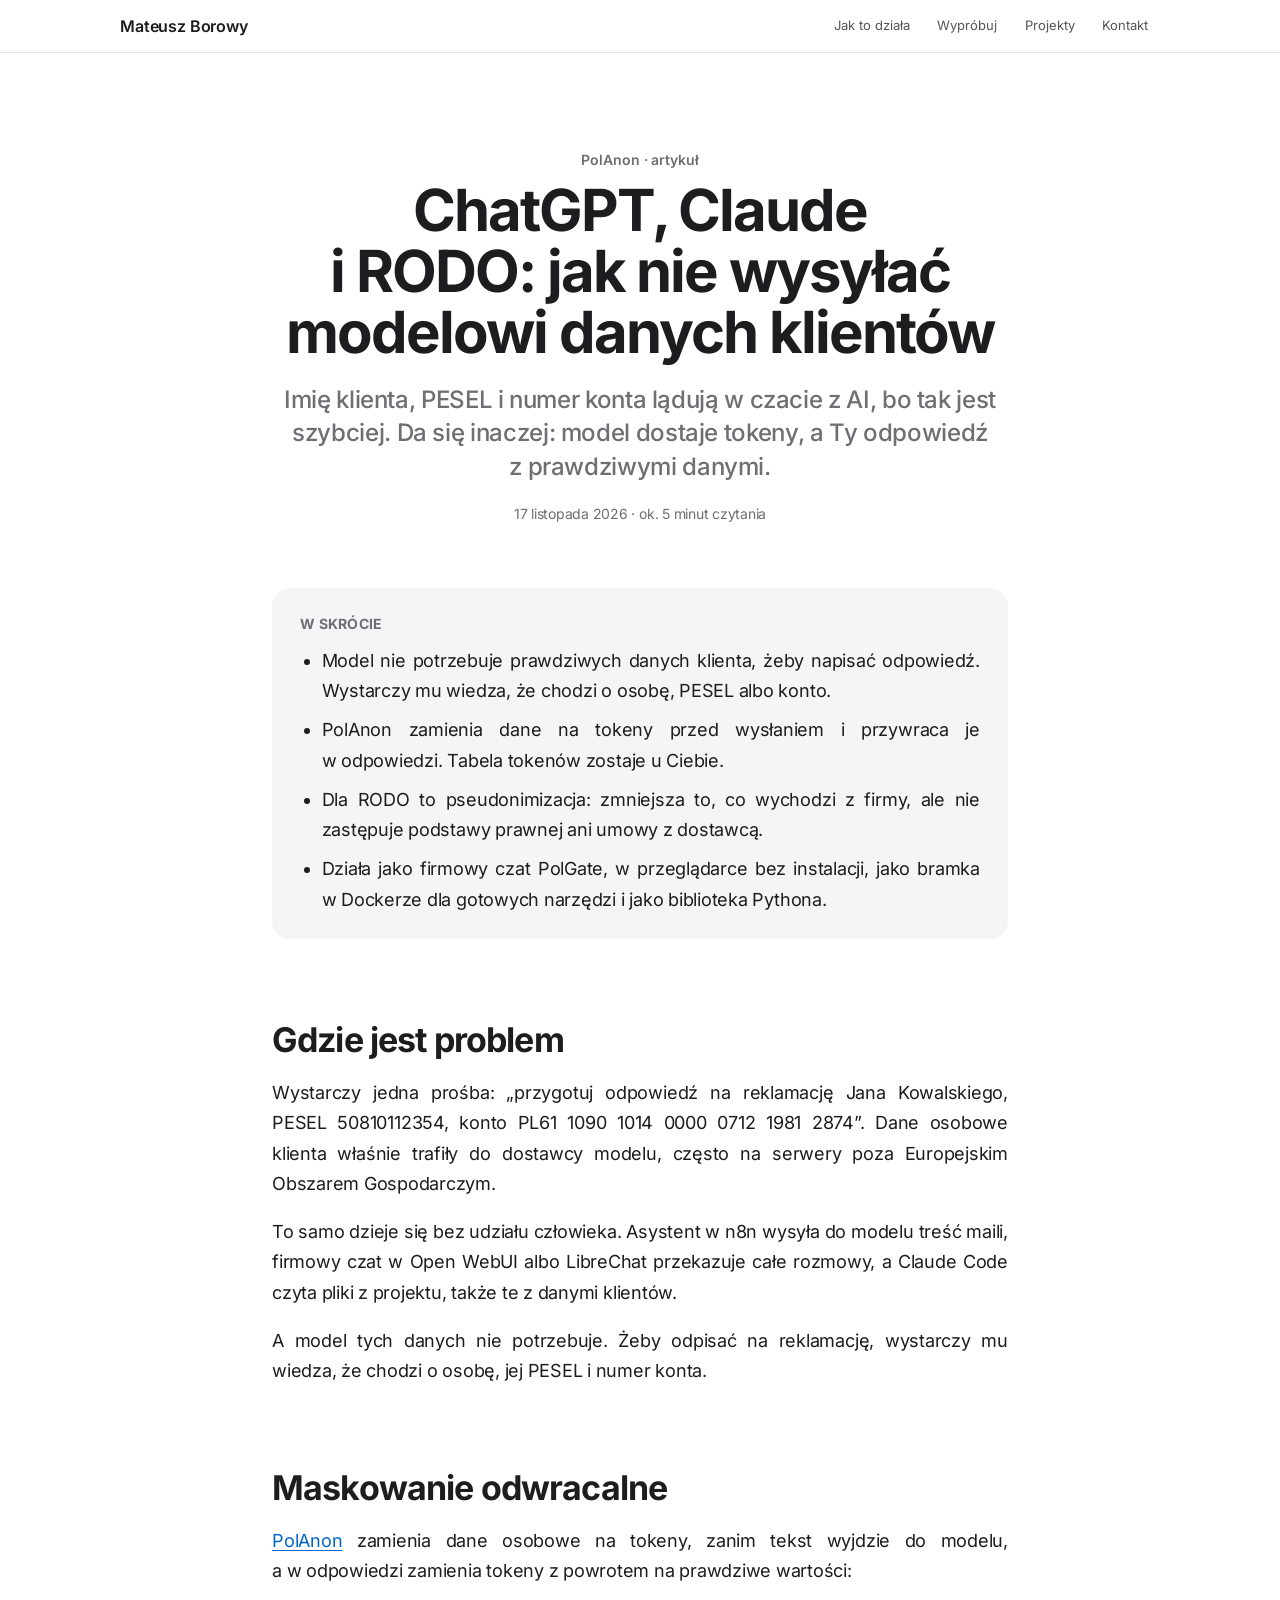
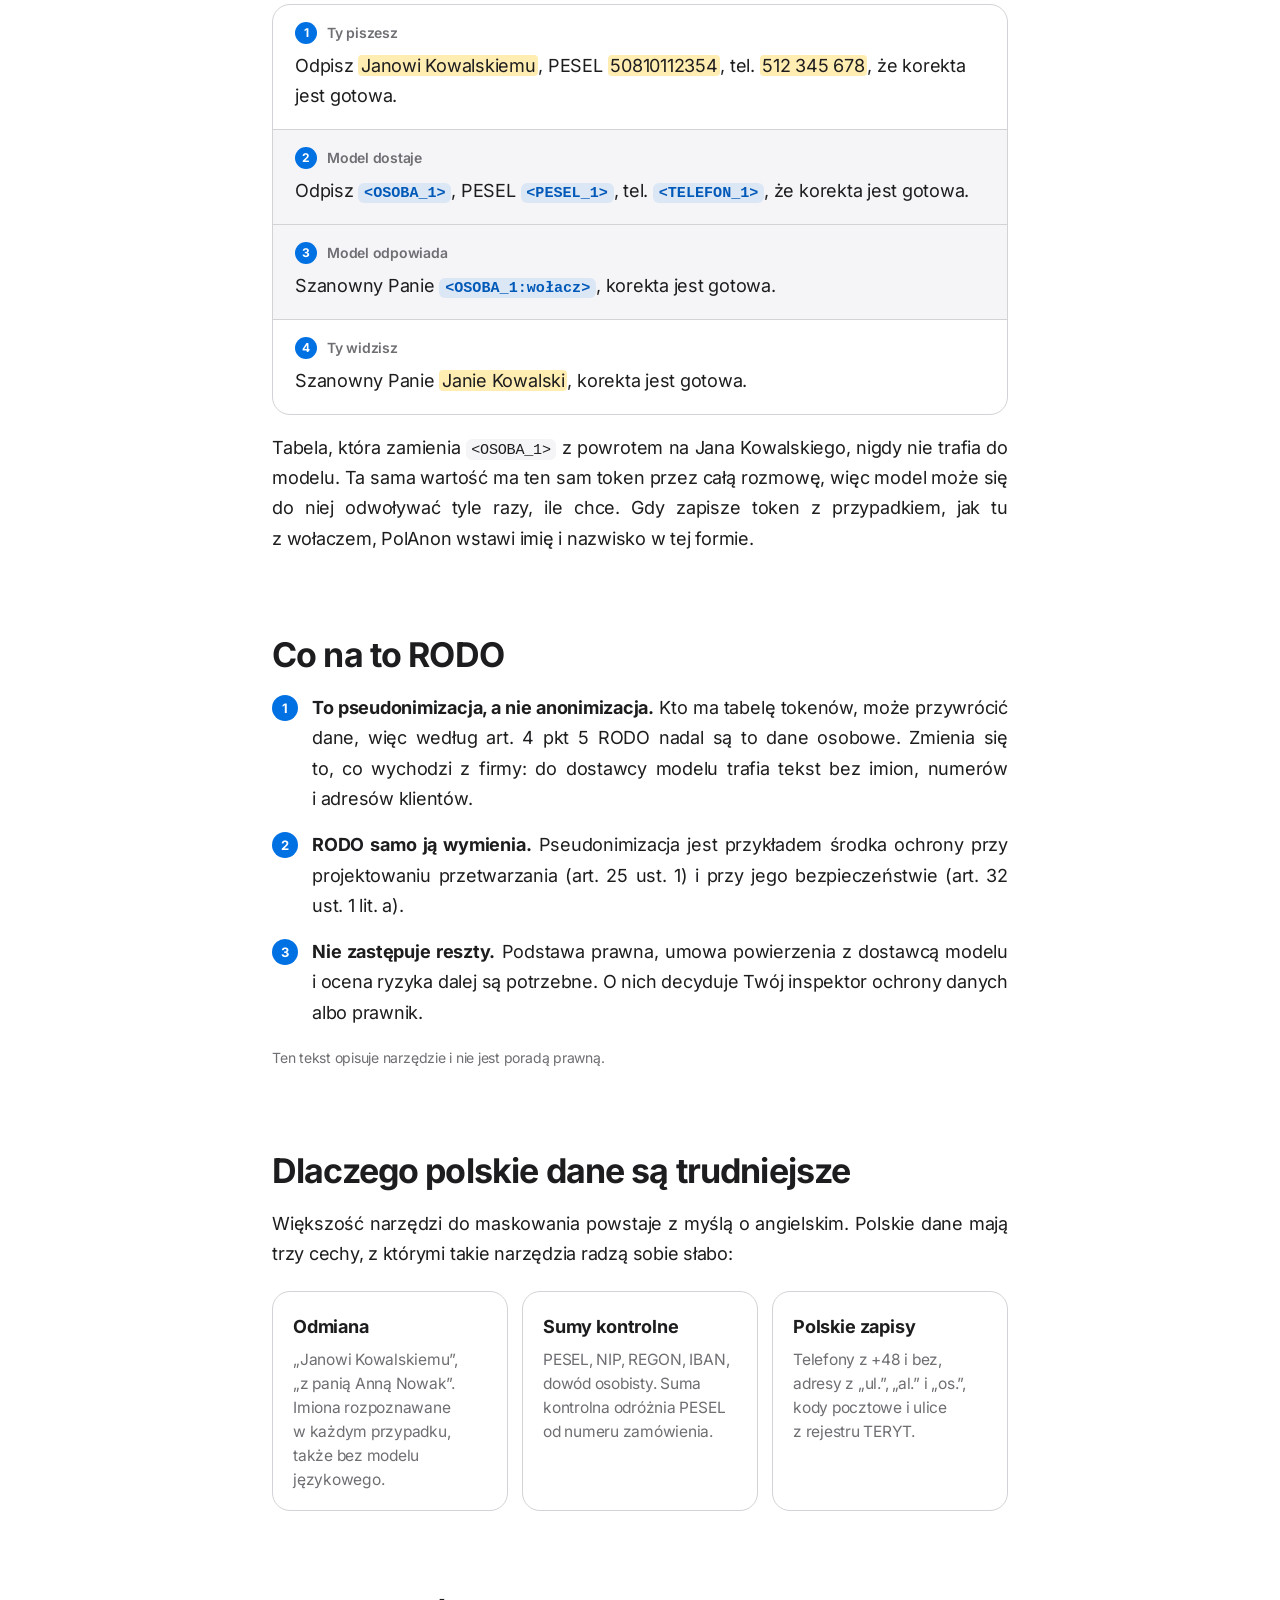
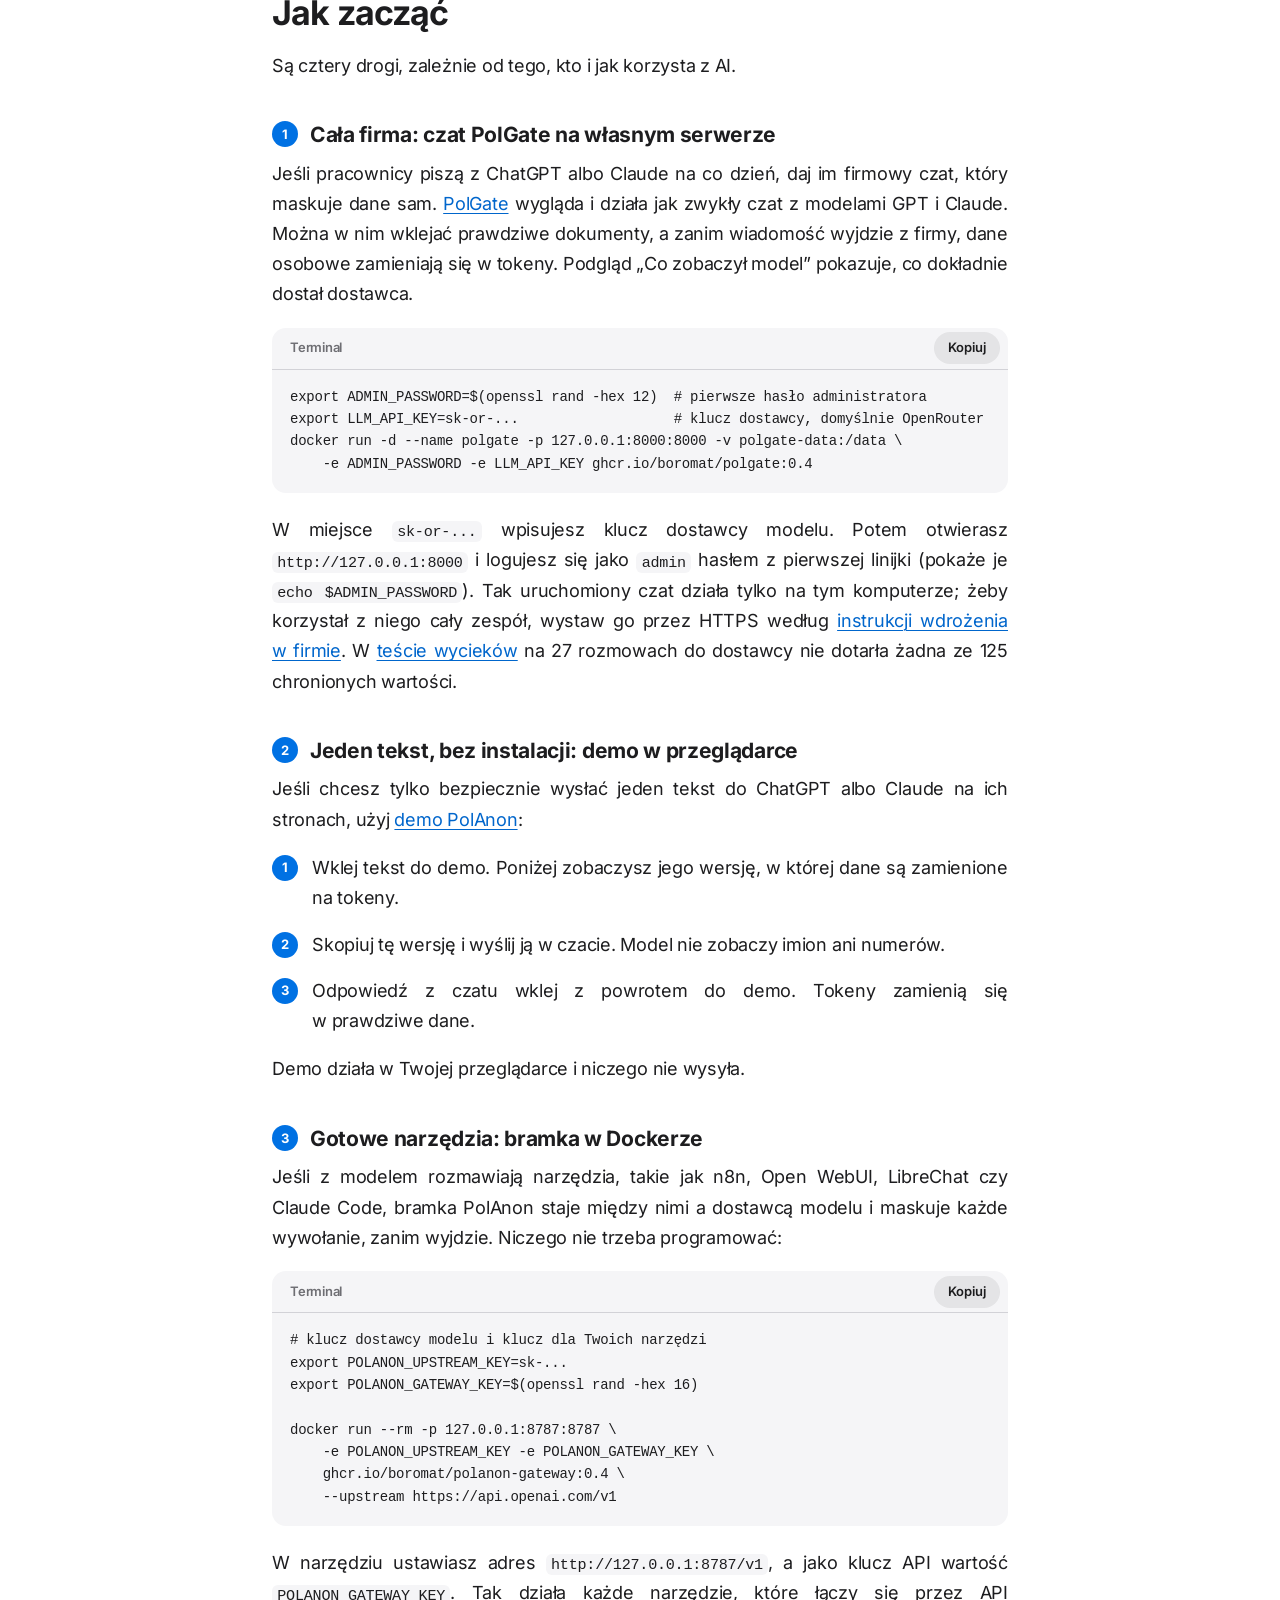
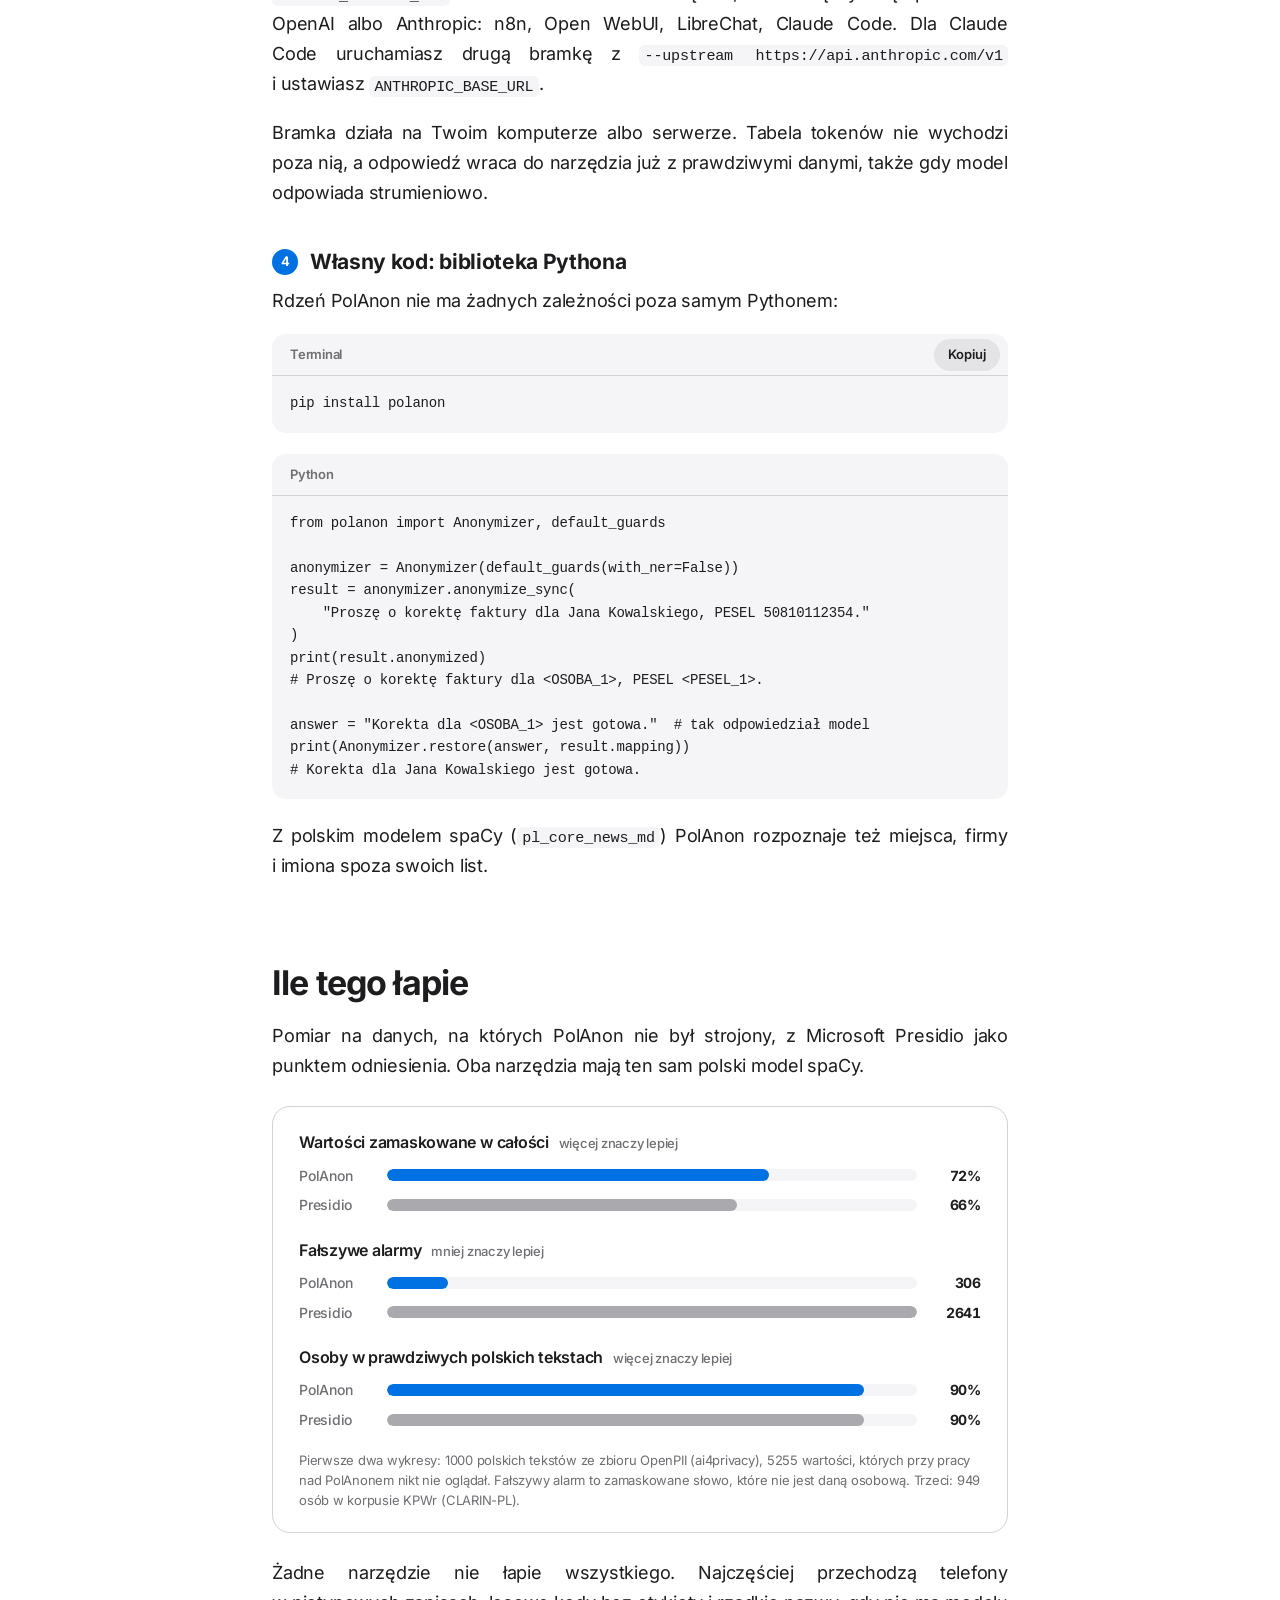
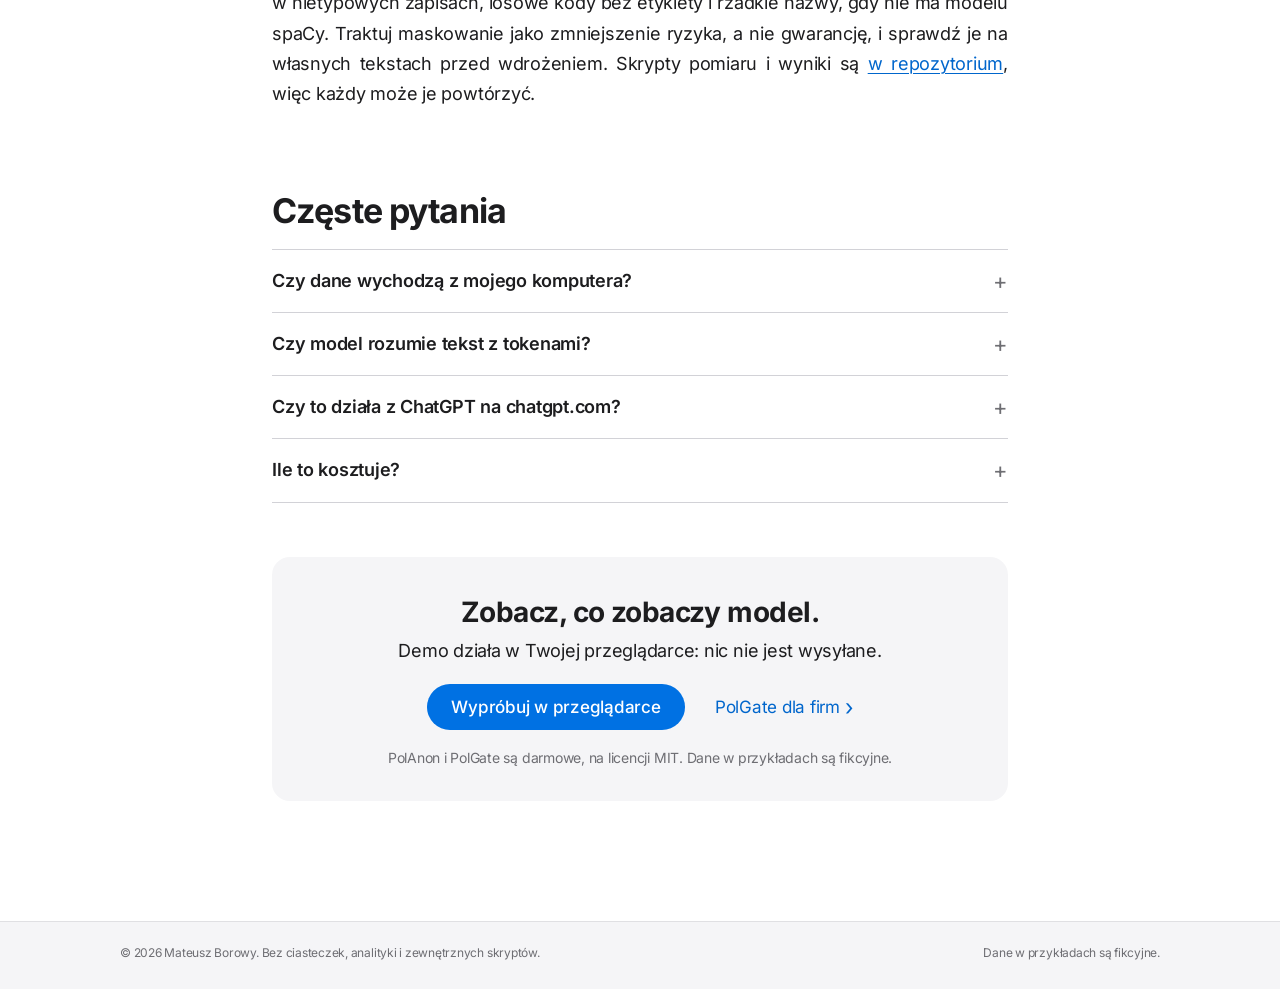
<file: artykuly/chatgpt-claude-rodo/index.html>
<!doctype html>
<html lang="pl">
<head>
  <meta charset="utf-8">
  <meta name="viewport" content="width=device-width, initial-scale=1, viewport-fit=cover">
  <meta http-equiv="Content-Security-Policy" content="default-src 'self'; script-src 'self' 'sha256-qOhFsq0QMV2REqNwk5hGH5bZE9SkX6gt6yeyKdYPv+U='; style-src 'self'; img-src 'self'; font-src 'self'; connect-src 'self'; object-src 'none'; base-uri 'self'; form-action 'none'">
  <meta name="referrer" content="strict-origin-when-cross-origin">
  <script>document.documentElement.classList.add("js")</script>
  <title>ChatGPT, Claude i RODO: jak nie wysyłać modelowi danych klientów · Mateusz Borowy</title>
  <meta name="description" content="Imiona, PESEL, NIP i numery kont klientów nie muszą trafiać do ChatGPT ani Claude. Model dostaje tokeny, a Ty odpowiedź z prawdziwymi danymi: w przeglądarce, w bramce w Dockerze albo w Pythonie.">
  <meta name="author" content="Mateusz Borowy">
  <meta name="color-scheme" content="light dark">
  <meta name="theme-color" content="#ffffff" media="(prefers-color-scheme: light)">
  <meta name="theme-color" content="#000000" media="(prefers-color-scheme: dark)">
  <link rel="canonical" href="https://boromat.pl/artykuly/chatgpt-claude-rodo/">

  <meta property="og:type" content="article">
  <meta property="og:locale" content="pl_PL">
  <meta property="og:site_name" content="Mateusz Borowy · Projekty">
  <meta property="og:title" content="ChatGPT, Claude i RODO: jak nie wysyłać modelowi danych klientów">
  <meta property="og:description" content="Model dostaje tokeny, a Ty odpowiedź z prawdziwymi danymi. Polskie imiona w każdym przypadku, PESEL, NIP i IBAN z sumą kontrolną.">
  <meta property="og:url" content="https://boromat.pl/artykuly/chatgpt-claude-rodo/">
  <meta property="og:image" content="https://boromat.pl/assets/og.png">
  <meta property="og:image:width" content="1200">
  <meta property="og:image:height" content="630">
  <meta property="og:image:alt" content="Napis „Narzędzia AI, które nie wysyłają Twoich danych” i tokeny OSOBA_1, PESEL_1, IBAN_1.">
  <meta property="article:published_time" content="2026-11-17">
  <meta name="twitter:card" content="summary_large_image">
  <meta name="twitter:title" content="ChatGPT, Claude i RODO: jak nie wysyłać modelowi danych klientów">
  <meta name="twitter:description" content="Model dostaje tokeny, a Ty odpowiedź z prawdziwymi danymi.">
  <meta name="twitter:image" content="https://boromat.pl/assets/og.png">

  <link rel="icon" href="../../favicon.ico" sizes="32x32">
  <link rel="icon" href="../../assets/ikona.svg" type="image/svg+xml">
  <link rel="apple-touch-icon" href="../../assets/apple-touch-icon.png">
  <link rel="manifest" href="../../site.webmanifest">
  <link rel="stylesheet" href="../../style.css">
  <script src="../../script.js" defer></script>

  <script type="application/ld+json">
  {
    "@context": "https://schema.org",
    "@type": "Article",
    "headline": "ChatGPT, Claude i RODO: jak nie wysyłać modelowi danych klientów",
    "description": "Maskowanie odwracalne danych osobowych przed wysłaniem tekstu do modelu AI: polskie imiona w każdym przypadku, PESEL, NIP i IBAN, w przeglądarce, w bramce w Dockerze albo w Pythonie.",
    "inLanguage": "pl",
    "datePublished": "2026-11-17",
    "author": { "@type": "Person", "name": "Mateusz Borowy", "url": "https://boromat.pl/" },
    "mainEntityOfPage": "https://boromat.pl/artykuly/chatgpt-claude-rodo/",
    "image": "https://boromat.pl/assets/og.png"
  }
  </script>
</head>
<body>

<a class="skip-link" href="#tresc">Przejdź do treści</a>

<header class="nav" id="top">
  <div class="nav-inner">
    <a class="nav-brand" href="../../">Mateusz Borowy</a>
    <div class="nav-end">
      <nav class="nav-links" id="nav-links" aria-label="Sekcje strony">
        <a href="../../#jak-to-dziala">Jak to działa</a>
        <a href="../../demo/">Wypróbuj</a>
        <a href="../../#projekty">Projekty</a>
        <a href="../../#kontakt">Kontakt</a>
      </nav>
      <button class="nav-toggle" type="button" aria-expanded="false" aria-controls="nav-links">
        <span class="sr-only">Menu</span>
        <span class="bar bar-top" aria-hidden="true"></span><span class="bar bar-bottom" aria-hidden="true"></span>
      </button>
    </div>
  </div>
</header>

<main id="tresc" tabindex="-1">
<article class="wrap article" aria-labelledby="article-title">

  <header class="article-head">
    <p class="eyebrow">PolAnon · artykuł</p>
    <h1 class="hero-title" id="article-title">ChatGPT, Claude i&nbsp;RODO: jak nie wysyłać modelowi danych klientów</h1>
    <p class="lead">Imię klienta, PESEL i&nbsp;numer konta lądują w&nbsp;czacie z&nbsp;AI, bo tak jest szybciej. Da się inaczej: model dostaje tokeny, a&nbsp;Ty odpowiedź z&nbsp;prawdziwymi danymi.</p>
    <p class="article-meta"><time datetime="2026-11-17">17 listopada 2026</time> · ok. 5&nbsp;minut czytania</p>
  </header>

  <div class="article-body">

    <aside class="box" aria-labelledby="tldr-title">
      <h2 class="box-title" id="tldr-title">W&nbsp;skrócie</h2>
      <ul>
        <li>Model nie potrzebuje prawdziwych danych klienta, żeby napisać odpowiedź. Wystarczy mu wiedza, że chodzi o&nbsp;osobę, PESEL albo konto.</li>
        <li>PolAnon zamienia dane na tokeny przed wysłaniem i&nbsp;przywraca je w&nbsp;odpowiedzi. Tabela tokenów zostaje u&nbsp;Ciebie.</li>
        <li>Dla RODO to pseudonimizacja: zmniejsza to, co wychodzi z&nbsp;firmy, ale nie zastępuje podstawy prawnej ani umowy z&nbsp;dostawcą.</li>
        <li>Działa jako firmowy czat PolGate, w&nbsp;przeglądarce bez instalacji, jako bramka w&nbsp;Dockerze dla gotowych narzędzi i&nbsp;jako biblioteka Pythona.</li>
      </ul>
    </aside>

    <h2 id="problem">Gdzie jest problem</h2>
    <p>Wystarczy jedna prośba: „przygotuj odpowiedź na reklamację Jana Kowalskiego, PESEL 50810112354, konto PL61 1090 1014 0000 0712 1981 2874”. Dane osobowe klienta właśnie trafiły do dostawcy modelu, często na serwery poza Europejskim Obszarem Gospodarczym.</p>
    <p>To samo dzieje się bez udziału człowieka. Asystent w&nbsp;n8n wysyła do modelu treść maili, firmowy czat w&nbsp;Open WebUI albo LibreChat przekazuje całe rozmowy, a&nbsp;Claude Code czyta pliki z&nbsp;projektu, także te z&nbsp;danymi klientów.</p>
    <p>A&nbsp;model tych danych nie potrzebuje. Żeby odpisać na reklamację, wystarczy mu wiedza, że chodzi o&nbsp;osobę, jej PESEL i&nbsp;numer konta.</p>

    <h2 id="maskowanie">Maskowanie odwracalne</h2>
    <p><a href="../../polanon/">PolAnon</a> zamienia dane osobowe na tokeny, zanim tekst wyjdzie do modelu, a&nbsp;w&nbsp;odpowiedzi zamienia tokeny z&nbsp;powrotem na prawdziwe wartości:</p>
    <ol class="exchange">
      <li><span class="exchange-step"><span class="n" aria-hidden="true">1</span>Ty piszesz</span>Odpisz <mark>Janowi Kowalskiemu</mark>, PESEL <mark>50810112354</mark>, tel. <mark>512 345 678</mark>, że korekta jest gotowa.</li>
      <li class="exchange-model"><span class="exchange-step"><span class="n" aria-hidden="true">2</span>Model dostaje</span>Odpisz <span class="tok">&lt;OSOBA_1&gt;</span>, PESEL <span class="tok">&lt;PESEL_1&gt;</span>, tel. <span class="tok">&lt;TELEFON_1&gt;</span>, że korekta jest gotowa.</li>
      <li class="exchange-model"><span class="exchange-step"><span class="n" aria-hidden="true">3</span>Model odpowiada</span>Szanowny Panie <span class="tok">&lt;OSOBA_1:wołacz&gt;</span>, korekta jest gotowa.</li>
      <li><span class="exchange-step"><span class="n" aria-hidden="true">4</span>Ty widzisz</span>Szanowny Panie <mark>Janie Kowalski</mark>, korekta jest gotowa.</li>
    </ol>
    <p>Tabela, która zamienia <code>&lt;OSOBA_1&gt;</code> z&nbsp;powrotem na Jana Kowalskiego, nigdy nie trafia do modelu. Ta sama wartość ma ten sam token przez całą rozmowę, więc model może się do niej odwoływać tyle razy, ile chce. Gdy zapisze token z&nbsp;przypadkiem, jak tu z&nbsp;wołaczem, PolAnon wstawi imię i&nbsp;nazwisko w&nbsp;tej formie.</p>

    <h2 id="rodo">Co na to RODO</h2>
    <ol class="points">
      <li><strong>To pseudonimizacja, a&nbsp;nie anonimizacja.</strong> Kto ma tabelę tokenów, może przywrócić dane, więc według art.&nbsp;4 pkt&nbsp;5 RODO nadal są to dane osobowe. Zmienia się to, co wychodzi z&nbsp;firmy: do dostawcy modelu trafia tekst bez imion, numerów i&nbsp;adresów klientów.</li>
      <li><strong>RODO samo ją wymienia.</strong> Pseudonimizacja jest przykładem środka ochrony przy projektowaniu przetwarzania (art.&nbsp;25 ust.&nbsp;1) i&nbsp;przy jego bezpieczeństwie (art.&nbsp;32 ust.&nbsp;1 lit.&nbsp;a).</li>
      <li><strong>Nie zastępuje reszty.</strong> Podstawa prawna, umowa powierzenia z&nbsp;dostawcą modelu i&nbsp;ocena ryzyka dalej są potrzebne. O&nbsp;nich decyduje Twój inspektor ochrony danych albo prawnik.</li>
    </ol>
    <p class="article-note">Ten tekst opisuje narzędzie i&nbsp;nie jest poradą prawną.</p>

    <h2 id="polskie-dane">Dlaczego polskie dane są trudniejsze</h2>
    <p>Większość narzędzi do maskowania powstaje z&nbsp;myślą o&nbsp;angielskim. Polskie dane mają trzy cechy, z&nbsp;którymi takie narzędzia radzą sobie słabo:</p>
    <div class="cards">
      <section class="card" aria-labelledby="card-odmiana">
        <h3 id="card-odmiana">Odmiana</h3>
        <p>„Janowi Kowalskiemu”, „z&nbsp;panią Anną Nowak”. Imiona rozpoznawane w&nbsp;każdym przypadku, także bez modelu językowego.</p>
      </section>
      <section class="card" aria-labelledby="card-sumy">
        <h3 id="card-sumy">Sumy kontrolne</h3>
        <p>PESEL, NIP, REGON, IBAN, dowód osobisty. Suma kontrolna odróżnia PESEL od numeru zamówienia.</p>
      </section>
      <section class="card" aria-labelledby="card-zapisy">
        <h3 id="card-zapisy">Polskie zapisy</h3>
        <p>Telefony z&nbsp;+48 i&nbsp;bez, adresy z&nbsp;„ul.”, „al.” i&nbsp;„os.”, kody pocztowe i&nbsp;ulice z&nbsp;rejestru TERYT.</p>
      </section>
    </div>

    <h2 id="jak-zaczac">Jak zacząć</h2>
    <p>Są cztery drogi, zależnie od tego, kto i&nbsp;jak korzysta z&nbsp;AI.</p>

    <h3 id="polgate"><span class="n" aria-hidden="true">1</span>Cała firma: czat PolGate na własnym serwerze</h3>
    <p>Jeśli pracownicy piszą z&nbsp;ChatGPT albo Claude na co dzień, daj im firmowy czat, który maskuje dane sam. <a href="https://github.com/boromat/polgate/blob/main/README.pl.md" target="_blank" rel="noopener">PolGate</a> wygląda i&nbsp;działa jak zwykły czat z&nbsp;modelami GPT i&nbsp;Claude. Można w&nbsp;nim wklejać prawdziwe dokumenty, a&nbsp;zanim wiadomość wyjdzie z&nbsp;firmy, dane osobowe zamieniają się w&nbsp;tokeny. Podgląd „Co zobaczył model” pokazuje, co dokładnie dostał dostawca.</p>
    <div class="code">
      <div class="code-head"><span>Terminal</span><button type="button" class="copy" data-copy="export ADMIN_PASSWORD=$(openssl rand -hex 12)&#10;export LLM_API_KEY=sk-or-...&#10;docker run -d --name polgate -p 127.0.0.1:8000:8000 -v polgate-data:/data -e ADMIN_PASSWORD -e LLM_API_KEY ghcr.io/boromat/polgate:0.4">Kopiuj<span class="sr-only"> polecenie</span></button></div>
<pre><code>export ADMIN_PASSWORD=$(openssl rand -hex 12)  # pierwsze hasło administratora
export LLM_API_KEY=sk-or-...                   # klucz dostawcy, domyślnie OpenRouter
docker run -d --name polgate -p 127.0.0.1:8000:8000 -v polgate-data:/data \
    -e ADMIN_PASSWORD -e LLM_API_KEY ghcr.io/boromat/polgate:0.4</code></pre>
    </div>
    <p>W&nbsp;miejsce <code>sk-or-...</code> wpisujesz klucz dostawcy modelu. Potem otwierasz <code>http://127.0.0.1:8000</code> i&nbsp;logujesz się jako <code>admin</code> hasłem z&nbsp;pierwszej linijki (pokaże je <code>echo $ADMIN_PASSWORD</code>). Tak uruchomiony czat działa tylko na tym komputerze; żeby korzystał z&nbsp;niego cały zespół, wystaw go przez HTTPS według <a href="https://github.com/boromat/polgate/blob/main/README.pl.md#uruchomienie-ze-źródeł" target="_blank" rel="noopener">instrukcji wdrożenia w&nbsp;firmie</a>. W&nbsp;<a href="https://github.com/boromat/polgate/blob/main/evals/README.md" target="_blank" rel="noopener">teście wycieków</a> na 27 rozmowach do dostawcy nie dotarła żadna ze 125 chronionych wartości.</p>

    <h3 id="przegladarka"><span class="n" aria-hidden="true">2</span>Jeden tekst, bez instalacji: demo w&nbsp;przeglądarce</h3>
    <p>Jeśli chcesz tylko bezpiecznie wysłać jeden tekst do ChatGPT albo Claude na ich stronach, użyj <a href="../../demo/">demo PolAnon</a>:</p>
    <ol class="points">
      <li>Wklej tekst do demo. Poniżej zobaczysz jego wersję, w&nbsp;której dane są zamienione na tokeny.</li>
      <li>Skopiuj tę wersję i&nbsp;wyślij ją w&nbsp;czacie. Model nie zobaczy imion ani numerów.</li>
      <li>Odpowiedź z&nbsp;czatu wklej z&nbsp;powrotem do demo. Tokeny zamienią się w&nbsp;prawdziwe dane.</li>
    </ol>
    <p>Demo działa w&nbsp;Twojej przeglądarce i&nbsp;niczego nie wysyła.</p>

    <h3 id="bramka"><span class="n" aria-hidden="true">3</span>Gotowe narzędzia: bramka w&nbsp;Dockerze</h3>
    <p>Jeśli z&nbsp;modelem rozmawiają narzędzia, takie jak n8n, Open WebUI, LibreChat czy Claude Code, bramka PolAnon staje między nimi a&nbsp;dostawcą modelu i&nbsp;maskuje każde wywołanie, zanim wyjdzie. Niczego nie trzeba programować:</p>
    <div class="code">
      <div class="code-head"><span>Terminal</span><button type="button" class="copy" data-copy="export POLANON_UPSTREAM_KEY=sk-...&#10;export POLANON_GATEWAY_KEY=$(openssl rand -hex 16)&#10;docker run --rm -p 127.0.0.1:8787:8787 \&#10;    -e POLANON_UPSTREAM_KEY -e POLANON_GATEWAY_KEY \&#10;    ghcr.io/boromat/polanon-gateway:0.4 \&#10;    --upstream https://api.openai.com/v1">Kopiuj<span class="sr-only"> polecenia</span></button></div>
<pre><code># klucz dostawcy modelu i klucz dla Twoich narzędzi
export POLANON_UPSTREAM_KEY=sk-...
export POLANON_GATEWAY_KEY=$(openssl rand -hex 16)

docker run --rm -p 127.0.0.1:8787:8787 \
    -e POLANON_UPSTREAM_KEY -e POLANON_GATEWAY_KEY \
    ghcr.io/boromat/polanon-gateway:0.4 \
    --upstream https://api.openai.com/v1</code></pre>
    </div>
    <p>W&nbsp;narzędziu ustawiasz adres <code>http://127.0.0.1:8787/v1</code>, a&nbsp;jako klucz API wartość <code>POLANON_GATEWAY_KEY</code>. Tak działa każde narzędzie, które łączy się przez API OpenAI albo Anthropic: n8n, Open WebUI, LibreChat, Claude Code. Dla Claude Code uruchamiasz drugą bramkę z&nbsp;<code>--upstream https://api.anthropic.com/v1</code> i&nbsp;ustawiasz <code>ANTHROPIC_BASE_URL</code>.</p>
    <p>Bramka działa na Twoim komputerze albo serwerze. Tabela tokenów nie wychodzi poza nią, a&nbsp;odpowiedź wraca do narzędzia już z&nbsp;prawdziwymi danymi, także gdy model odpowiada strumieniowo.</p>

    <h3 id="python"><span class="n" aria-hidden="true">4</span>Własny kod: biblioteka Pythona</h3>
    <p>Rdzeń PolAnon nie ma żadnych zależności poza samym Pythonem:</p>
    <div class="code">
      <div class="code-head"><span>Terminal</span><button type="button" class="copy" data-copy="pip install polanon">Kopiuj<span class="sr-only"> polecenie</span></button></div>
<pre><code>pip install polanon</code></pre>
    </div>
    <div class="code">
      <div class="code-head"><span>Python</span></div>
<pre><code>from polanon import Anonymizer, default_guards

anonymizer = Anonymizer(default_guards(with_ner=False))
result = anonymizer.anonymize_sync(
    "Proszę o korektę faktury dla Jana Kowalskiego, PESEL 50810112354."
)
print(result.anonymized)
# Proszę o korektę faktury dla &lt;OSOBA_1&gt;, PESEL &lt;PESEL_1&gt;.

answer = "Korekta dla &lt;OSOBA_1&gt; jest gotowa."  # tak odpowiedział model
print(Anonymizer.restore(answer, result.mapping))
# Korekta dla Jana Kowalskiego jest gotowa.</code></pre>
    </div>
    <p>Z&nbsp;polskim modelem spaCy (<code>pl_core_news_md</code>) PolAnon rozpoznaje też miejsca, firmy i&nbsp;imiona spoza swoich list.</p>

    <h2 id="wyniki">Ile tego łapie</h2>
    <p>Pomiar na danych, na których PolAnon nie był strojony, z&nbsp;Microsoft Presidio jako punktem odniesienia. Oba narzędzia mają ten sam polski model spaCy.</p>
    <figure class="cmp" aria-labelledby="cmp-caption">
      <div class="cmp-group">
        <p class="cmp-title">Wartości zamaskowane w&nbsp;całości <span>więcej znaczy lepiej</span></p>
        <div class="cmp-line"><span class="cmp-name">PolAnon</span><span class="cmp-track"><span class="cmp-fill is-ours w72"></span></span><b>72%</b></div>
        <div class="cmp-line"><span class="cmp-name">Presidio</span><span class="cmp-track"><span class="cmp-fill w66"></span></span><b>66%</b></div>
      </div>
      <div class="cmp-group">
        <p class="cmp-title">Fałszywe alarmy <span>mniej znaczy lepiej</span></p>
        <div class="cmp-line"><span class="cmp-name">PolAnon</span><span class="cmp-track"><span class="cmp-fill is-ours w12"></span></span><b>306</b></div>
        <div class="cmp-line"><span class="cmp-name">Presidio</span><span class="cmp-track"><span class="cmp-fill w100"></span></span><b>2641</b></div>
      </div>
      <div class="cmp-group">
        <p class="cmp-title">Osoby w&nbsp;prawdziwych polskich tekstach <span>więcej znaczy lepiej</span></p>
        <div class="cmp-line"><span class="cmp-name">PolAnon</span><span class="cmp-track"><span class="cmp-fill is-ours w90"></span></span><b>90%</b></div>
        <div class="cmp-line"><span class="cmp-name">Presidio</span><span class="cmp-track"><span class="cmp-fill w90"></span></span><b>90%</b></div>
      </div>
      <figcaption id="cmp-caption">Pierwsze dwa wykresy: 1000 polskich tekstów ze zbioru OpenPII (ai4privacy), 5255 wartości, których przy pracy nad PolAnonem nikt nie oglądał. Fałszywy alarm to zamaskowane słowo, które nie jest daną osobową. Trzeci: 949 osób w&nbsp;korpusie KPWr (CLARIN-PL).</figcaption>
    </figure>
    <p>Żadne narzędzie nie łapie wszystkiego. Najczęściej przechodzą telefony w&nbsp;nietypowych zapisach, losowe kody bez etykiety i&nbsp;rzadkie nazwy, gdy nie ma modelu spaCy. Traktuj maskowanie jako zmniejszenie ryzyka, a&nbsp;nie gwarancję, i&nbsp;sprawdź je na własnych tekstach przed wdrożeniem. Skrypty pomiaru i&nbsp;wyniki są <a href="https://github.com/boromat/polanon/blob/main/benchmarks/README.md#on-data-polanon-was-never-tuned-on" target="_blank" rel="noopener">w&nbsp;repozytorium</a>, więc każdy może je powtórzyć.</p>

    <h2 id="pytania">Częste pytania</h2>
    <div class="faq">
      <details>
        <summary>Czy dane wychodzą z&nbsp;mojego komputera?</summary>
        <p>Maskowanie dzieje się u&nbsp;Ciebie: w&nbsp;PolGate na firmowym serwerze, w&nbsp;przeglądarce, w&nbsp;bramce na Twoim komputerze albo w&nbsp;Twoim kodzie. Do dostawcy modelu trafia tekst z&nbsp;tokenami. Tabela, która zamienia je z&nbsp;powrotem, zostaje u&nbsp;Ciebie.</p>
      </details>
      <details>
        <summary>Czy model rozumie tekst z&nbsp;tokenami?</summary>
        <p>Tak, bo token mówi, czym jest wartość: <code>&lt;OSOBA_1&gt;</code>, <code>&lt;PESEL_1&gt;</code>, <code>&lt;IBAN_1&gt;</code>. Ta sama wartość ma ten sam token przez całą rozmowę. Zwykłych słów PolAnon zakrywa niewiele, więc reszta tekstu zostaje czytelna.</p>
      </details>
      <details>
        <summary>Czy to działa z&nbsp;ChatGPT na chatgpt.com?</summary>
        <p>Nie bezpośrednio: strona ChatGPT wysyła tekst prosto do OpenAI. Pojedynczy tekst możesz przepuścić przez <a href="../../demo/">demo</a>, tak jak opisuje to droga&nbsp;2. Dla całego zespołu lepszy jest <a href="#polgate">PolGate</a>: firmowy czat, który maskuje dane sam.</p>
      </details>
      <details>
        <summary>Ile to kosztuje?</summary>
        <p>Nic. PolAnon i&nbsp;PolGate są otwartym oprogramowaniem na licencji MIT. Płacisz tylko dostawcy modelu, tak jak dotąd.</p>
      </details>
    </div>

    <aside class="article-cta" aria-label="Wypróbuj PolAnon">
      <p class="article-cta-title">Zobacz, co zobaczy model.</p>
      <p>Demo działa w&nbsp;Twojej przeglądarce: nic nie jest wysyłane.</p>
      <div class="cta-row">
        <a class="btn" href="../../demo/">Wypróbuj w&nbsp;przeglądarce</a>
        <a class="more" href="https://github.com/boromat/polgate/blob/main/README.pl.md" target="_blank" rel="noopener">PolGate dla firm</a>
      </div>
      <p class="article-note">PolAnon i&nbsp;PolGate są darmowe, na licencji MIT. Dane w&nbsp;przykładach są fikcyjne.</p>
    </aside>

  </div>
</article>
</main>

<footer class="footer">
  <div class="wrap footer-inner">
    <p>© 2026 Mateusz Borowy. Bez ciasteczek, analityki i&nbsp;zewnętrznych skryptów.</p>
    <p>Dane w&nbsp;przykładach są fikcyjne.</p>
  </div>
</footer>
<p class="sr-only" id="status" role="status" aria-live="polite"></p>
</body>
</html>
</file>
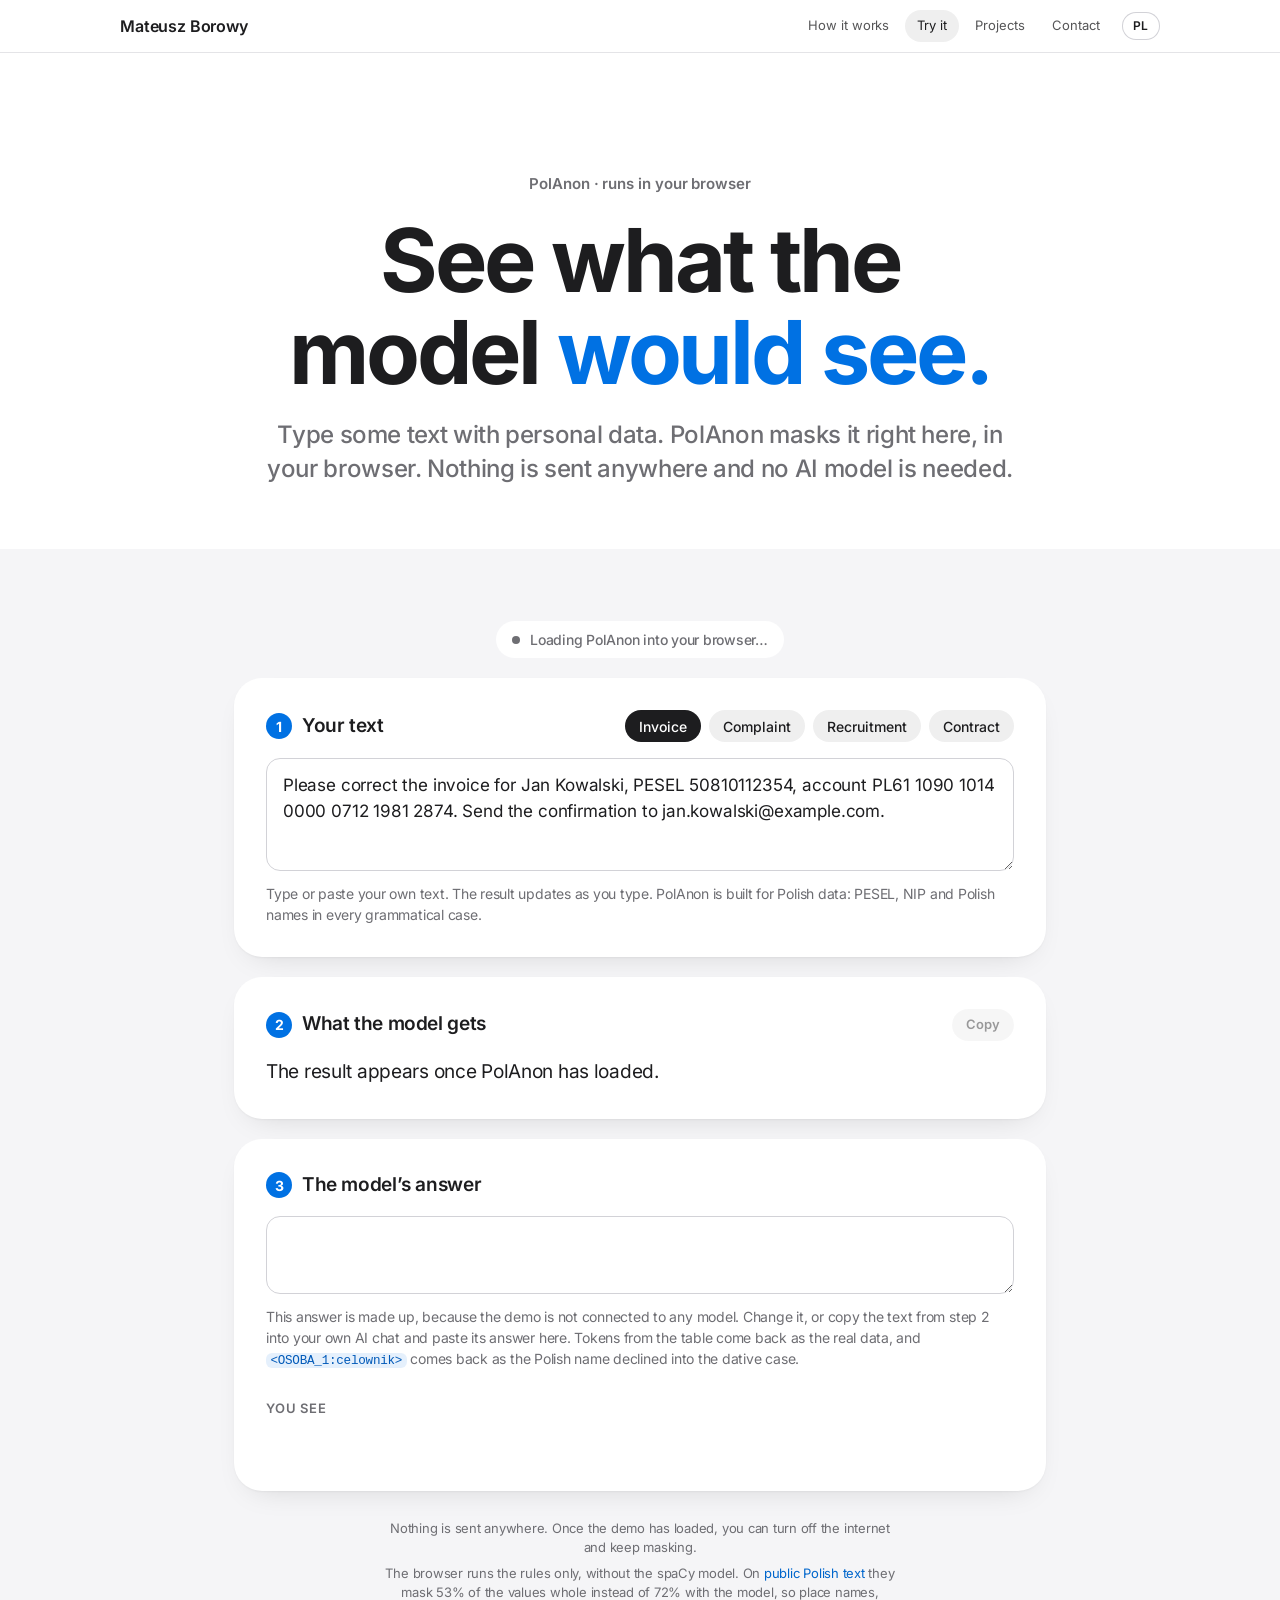
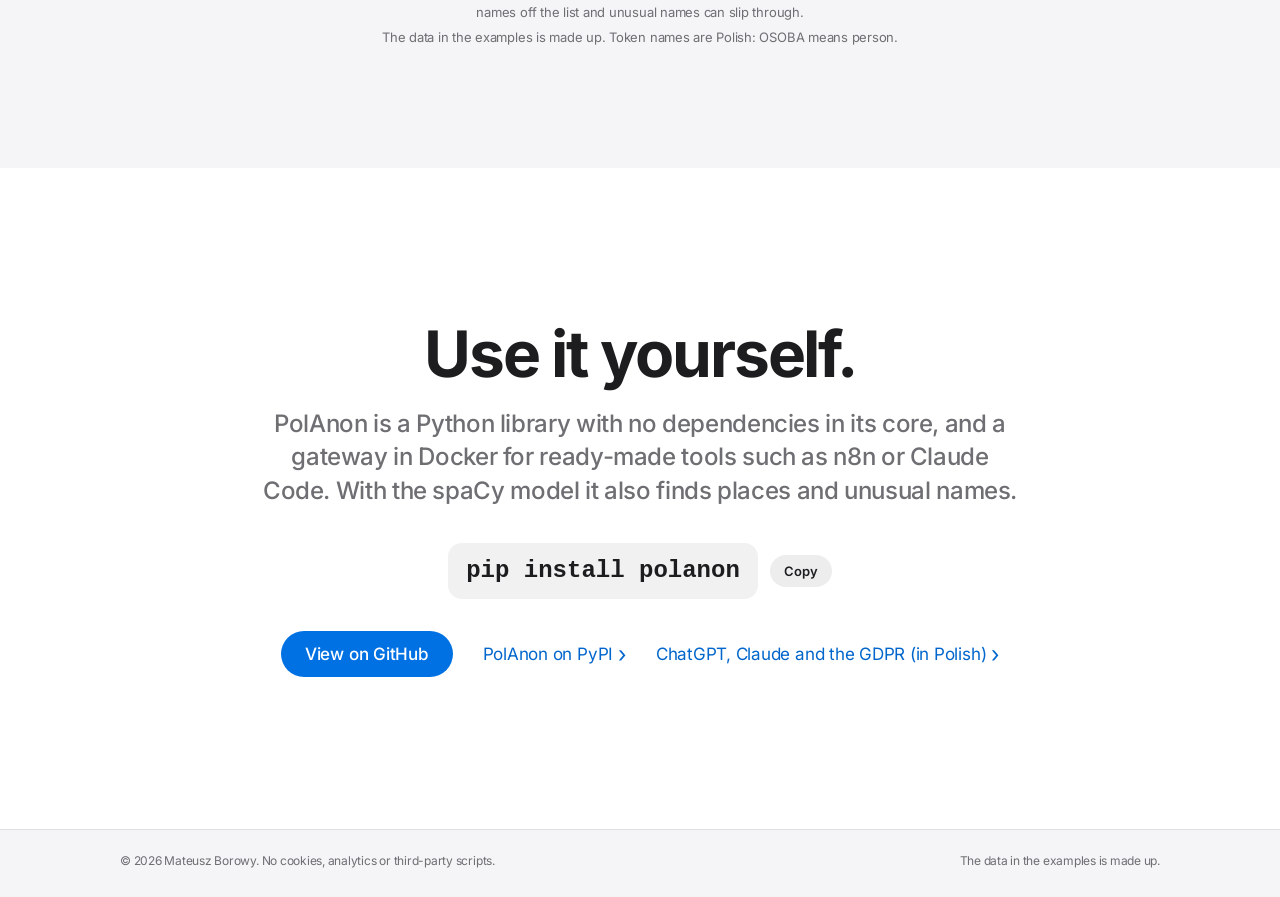
<file: en/demo/index.html>
<!doctype html>
<html lang="en">
<head>
  <meta charset="utf-8">
  <meta name="viewport" content="width=device-width, initial-scale=1, viewport-fit=cover">
  <!-- Same as the home page, plus worker-src: PolAnon runs in the background, in demo/worker.js. -->
  <meta http-equiv="Content-Security-Policy" content="default-src 'self'; script-src 'self' 'sha256-qOhFsq0QMV2REqNwk5hGH5bZE9SkX6gt6yeyKdYPv+U='; worker-src 'self'; style-src 'self'; img-src 'self'; font-src 'self'; connect-src 'self'; object-src 'none'; base-uri 'self'; form-action 'none'">
  <meta name="referrer" content="strict-origin-when-cross-origin">
  <script>document.documentElement.classList.add("js")</script>
  <title>Try PolAnon · Mateusz Borowy</title>
  <meta name="description" content="Type text with personal data and see what an AI model would get. PolAnon masks the data in your browser: nothing is sent anywhere.">
  <meta name="author" content="Mateusz Borowy">
  <meta name="color-scheme" content="light dark">
  <meta name="theme-color" content="#ffffff" media="(prefers-color-scheme: light)">
  <meta name="theme-color" content="#000000" media="(prefers-color-scheme: dark)">
  <link rel="canonical" href="https://boromat.pl/en/demo/">
  <link rel="alternate" hreflang="pl" href="https://boromat.pl/demo/">
  <link rel="alternate" hreflang="en" href="https://boromat.pl/en/demo/">
  <link rel="alternate" hreflang="x-default" href="https://boromat.pl/en/demo/">

  <meta property="og:type" content="website">
  <meta property="og:locale" content="en_US">
  <meta property="og:locale:alternate" content="pl_PL">
  <meta property="og:site_name" content="Mateusz Borowy · Projects">
  <meta property="og:title" content="See what the model would see">
  <meta property="og:description" content="PolAnon masks personal data in your browser. Type some text and see what an AI model would get.">
  <meta property="og:url" content="https://boromat.pl/en/demo/">
  <meta property="og:image" content="https://boromat.pl/assets/og-en.png">
  <meta property="og:image:width" content="1200">
  <meta property="og:image:height" content="630">
  <meta property="og:image:alt" content="The words “AI tools that don’t send your data” and the tokens OSOBA_1, PESEL_1, IBAN_1.">
  <meta name="twitter:card" content="summary_large_image">
  <meta name="twitter:title" content="See what the model would see">
  <meta name="twitter:description" content="PolAnon masks personal data in your browser.">
  <meta name="twitter:image" content="https://boromat.pl/assets/og-en.png">

  <link rel="icon" href="../../favicon.ico" sizes="32x32">
  <link rel="icon" href="../../assets/ikona.svg" type="image/svg+xml">
  <link rel="apple-touch-icon" href="../../assets/apple-touch-icon.png">
  <link rel="manifest" href="../../site.webmanifest">
  <link rel="stylesheet" href="../../style.css">
  <script src="../../script.js" defer></script>
  <script src="../../demo/demo.js" defer></script>
</head>
<body>

<a class="skip-link" href="#content">Skip to content</a>

<header class="nav" id="top">
  <div class="nav-inner">
    <a class="nav-brand" href="../">Mateusz Borowy</a>
    <div class="nav-end">
      <nav class="nav-links" id="nav-links" aria-label="Page sections">
        <a href="../#how-it-works">How it works</a>
        <a href="./" aria-current="page">Try it</a>
        <a href="../#projects">Projects</a>
        <a href="../#contact">Contact</a>
      </nav>
      <a class="lang" href="../../demo/" hreflang="pl" lang="pl" data-lang-switch>PL<span class="sr-only"> – wersja polska</span></a>
      <button class="nav-toggle" type="button" aria-expanded="false" aria-controls="nav-links">
        <span class="sr-only">Menu</span>
        <span class="bar bar-top" aria-hidden="true"></span><span class="bar bar-bottom" aria-hidden="true"></span>
      </button>
    </div>
  </div>
</header>

<main id="content" tabindex="-1">

<section class="hero try-hero" aria-labelledby="hero-title">
  <div class="wrap">
    <p class="eyebrow">PolAnon · runs in your browser</p>
    <h1 class="hero-title" id="hero-title">See what the model <span class="accent-text">would see.</span></h1>
    <p class="lead">Type some text with personal data. PolAnon masks it right here, in your browser. Nothing is sent anywhere and no AI model is needed.</p>
  </div>
</section>

<section class="try" id="try" aria-label="Demo">
  <div class="wrap try-wrap">
    <div class="try-top">
      <p class="try-state" id="try-state" role="status" data-state="loading"><span class="dot" aria-hidden="true"></span><span id="try-state-text">Loading PolAnon into your browser…</span></p>
      <noscript><p class="try-state" data-state="failed"><span class="dot" aria-hidden="true"></span>The demo needs JavaScript: PolAnon runs in your browser.</p></noscript>
      <button class="btn btn-small" id="try-start" type="button" hidden>Start the demo (about 6&nbsp;MB)</button>
    </div>

    <div class="panel">
      <div class="panel-head">
        <h2 class="panel-title"><span class="n" aria-hidden="true">1</span><label for="try-input">Your text</label></h2>
        <div class="chips needs-js" role="group" aria-label="Examples">
          <button type="button" data-example="invoice" aria-pressed="true">Invoice</button>
          <button type="button" data-example="complaint" aria-pressed="false">Complaint</button>
          <button type="button" data-example="recruitment" aria-pressed="false">Recruitment</button>
          <button type="button" data-example="contract" aria-pressed="false">Contract</button>
        </div>
      </div>
      <textarea class="try-input" id="try-input" rows="4" spellcheck="false" autocomplete="off" aria-describedby="try-input-hint">Please correct the invoice for Jan Kowalski, PESEL 50810112354, account PL61 1090 1014 0000 0712 1981 2874. Send the confirmation to jan.kowalski@example.com.</textarea>
      <p class="panel-note" id="try-input-hint">Type or paste your own text. The result updates as you type. PolAnon is built for Polish data: PESEL, NIP and Polish names in every grammatical case.</p>
    </div>

    <div class="panel needs-js">
      <div class="panel-head">
        <h2 class="panel-title"><span class="n" aria-hidden="true">2</span>What the model gets</h2>
        <span class="count" id="try-count"></span>
        <button type="button" class="copy" id="try-copy" data-copy-custom>Copy<span class="sr-only"> the text for the model</span></button>
      </div>
      <div class="try-text" id="try-masked"></div>
      <p class="panel-note" id="try-none" hidden>No personal data found in this text.</p>
      <h3 class="try-subtitle" id="try-table-title" hidden>Token table <span>· stays in your browser</span></h3>
      <table class="tokens" id="try-table" aria-labelledby="try-table-title" hidden>
        <thead><tr><th scope="col">Token</th><th scope="col">Real value</th></tr></thead>
        <tbody></tbody>
      </table>
    </div>

    <div class="panel needs-js">
      <div class="panel-head">
        <h2 class="panel-title"><span class="n" aria-hidden="true">3</span><label for="try-answer">The model’s answer</label></h2>
      </div>
      <textarea class="try-input" id="try-answer" rows="3" spellcheck="false" autocomplete="off" aria-describedby="try-answer-hint"></textarea>
      <p class="panel-note" id="try-answer-hint">This answer is made up, because the demo is not connected to any model. Change it, or copy the text from step 2 into your own AI chat and paste its answer here. Tokens from the table come back as the real data, and <code>&lt;OSOBA_1:celownik&gt;</code> comes back as the Polish name declined into the dative case.</p>
      <h3 class="try-subtitle">You see</h3>
      <div class="try-text" id="try-restored"></div>
    </div>

    <ul class="try-notes">
      <li>Nothing is sent anywhere. Once the demo has loaded, you can turn off the internet and keep masking.</li>
      <li>The browser runs the rules only, without the spaCy model. On <a href="https://github.com/boromat/polanon/blob/main/benchmarks/README.md#on-data-polanon-was-never-tuned-on" target="_blank" rel="noopener">public Polish text</a> they mask 53% of the values whole instead of 72% with the model, so place names, names off the list and unusual names can slip through.</li>
      <li>The data in the examples is made up. Token names are Polish: OSOBA means person.</li>
    </ul>
    <p class="sr-only" id="try-live" aria-live="polite"></p>
  </div>
</section>

<section class="section" aria-labelledby="use-title">
  <div class="wrap center">
    <h2 class="display" id="use-title">Use it yourself.</h2>
    <p class="lead">PolAnon is a Python library with no dependencies in its core, and a gateway in Docker for ready-made tools such as n8n or Claude Code. With the spaCy model it also finds places and unusual names.</p>
    <p class="mail">
      <code class="install">pip install polanon</code>
      <button type="button" class="copy" data-copy="pip install polanon">Copy<span class="sr-only"> the command</span></button>
    </p>
    <div class="cta-row">
      <a class="btn" href="https://github.com/boromat/polanon" target="_blank" rel="noopener">View on GitHub<span class="sr-only">: PolAnon</span></a>
      <a class="more" href="https://pypi.org/project/polanon/" target="_blank" rel="noopener">PolAnon on PyPI</a>
      <a class="more" href="../../artykuly/chatgpt-claude-rodo/" hreflang="pl">ChatGPT, Claude and the GDPR (in Polish)</a>
    </div>
  </div>
</section>

</main>

<footer class="footer">
  <div class="wrap footer-inner">
    <p>© 2026 Mateusz Borowy. No cookies, analytics or third-party scripts.</p>
    <p>The data in the examples is made up.</p>
  </div>
</footer>

<p class="sr-only" id="status" role="status" aria-live="polite"></p>

</body>
</html>
</file>
<file: style.css>
/* =========================================================
   Mateusz Borowy · Projekty
   Układ: jedna myśl na sekcję. Sekcje na przemian białe i jasnoszare,
   jedna czarna (Masz 10 minut?). Projekty jak karty produktów:
   nazwa, jedno zdanie, duży obraz, trzy liczby. Jeden akcent: niebieski.
   Kolory i rozmiary zmieniasz w zmiennych poniżej.
   ========================================================= */

/* ---------- Fonty (Inter, lokalnie, licencja OFL – assets/fonts) ---------- */
@font-face { font-family: "Inter"; font-style: normal; font-weight: 400; font-display: swap;
  src: url("assets/fonts/inter-latin-400-normal.woff2") format("woff2");
  unicode-range: U+0000-00FF, U+0131, U+0152-0153, U+02BB-02BC, U+02C6, U+02DA, U+02DC, U+0304, U+0308, U+0329, U+2000-206F, U+20AC, U+2122, U+2191, U+2193, U+2212, U+2215, U+FEFF, U+FFFD; }
@font-face { font-family: "Inter"; font-style: normal; font-weight: 400; font-display: swap;
  src: url("assets/fonts/inter-latin-ext-400-normal.woff2") format("woff2");
  unicode-range: U+0100-02BA, U+02BD-02C5, U+02C7-02CC, U+02CE-02D7, U+02DD-02FF, U+0304, U+0308, U+0329, U+1D00-1DBF, U+1E00-1E9F, U+1EF2-1EFF, U+2020, U+20A0-20AB, U+20AD-20C0, U+2113, U+2C60-2C7F, U+A720-A7FF; }
@font-face { font-family: "Inter"; font-style: normal; font-weight: 500; font-display: swap;
  src: url("assets/fonts/inter-latin-500-normal.woff2") format("woff2");
  unicode-range: U+0000-00FF, U+0131, U+0152-0153, U+02BB-02BC, U+02C6, U+02DA, U+02DC, U+0304, U+0308, U+0329, U+2000-206F, U+20AC, U+2122, U+2191, U+2193, U+2212, U+2215, U+FEFF, U+FFFD; }
@font-face { font-family: "Inter"; font-style: normal; font-weight: 500; font-display: swap;
  src: url("assets/fonts/inter-latin-ext-500-normal.woff2") format("woff2");
  unicode-range: U+0100-02BA, U+02BD-02C5, U+02C7-02CC, U+02CE-02D7, U+02DD-02FF, U+0304, U+0308, U+0329, U+1D00-1DBF, U+1E00-1E9F, U+1EF2-1EFF, U+2020, U+20A0-20AB, U+20AD-20C0, U+2113, U+2C60-2C7F, U+A720-A7FF; }
@font-face { font-family: "Inter"; font-style: normal; font-weight: 600; font-display: swap;
  src: url("assets/fonts/inter-latin-600-normal.woff2") format("woff2");
  unicode-range: U+0000-00FF, U+0131, U+0152-0153, U+02BB-02BC, U+02C6, U+02DA, U+02DC, U+0304, U+0308, U+0329, U+2000-206F, U+20AC, U+2122, U+2191, U+2193, U+2212, U+2215, U+FEFF, U+FFFD; }
@font-face { font-family: "Inter"; font-style: normal; font-weight: 600; font-display: swap;
  src: url("assets/fonts/inter-latin-ext-600-normal.woff2") format("woff2");
  unicode-range: U+0100-02BA, U+02BD-02C5, U+02C7-02CC, U+02CE-02D7, U+02DD-02FF, U+0304, U+0308, U+0329, U+1D00-1DBF, U+1E00-1E9F, U+1EF2-1EFF, U+2020, U+20A0-20AB, U+20AD-20C0, U+2113, U+2C60-2C7F, U+A720-A7FF; }
@font-face { font-family: "Inter"; font-style: normal; font-weight: 700; font-display: swap;
  src: url("assets/fonts/inter-latin-700-normal.woff2") format("woff2");
  unicode-range: U+0000-00FF, U+0131, U+0152-0153, U+02BB-02BC, U+02C6, U+02DA, U+02DC, U+0304, U+0308, U+0329, U+2000-206F, U+20AC, U+2122, U+2191, U+2193, U+2212, U+2215, U+FEFF, U+FFFD; }
@font-face { font-family: "Inter"; font-style: normal; font-weight: 700; font-display: swap;
  src: url("assets/fonts/inter-latin-ext-700-normal.woff2") format("woff2");
  unicode-range: U+0100-02BA, U+02BD-02C5, U+02C7-02CC, U+02CE-02D7, U+02DD-02FF, U+0304, U+0308, U+0329, U+1D00-1DBF, U+1E00-1E9F, U+1EF2-1EFF, U+2020, U+20A0-20AB, U+20AD-20C0, U+2113, U+2C60-2C7F, U+A720-A7FF; }

/* ---------- Tokeny ---------- */
:root {
  --bg: #ffffff;
  --bg-alt: #f5f5f7;
  --surface: #ffffff;
  --text: #1d1d1f;
  --text-2: #6e6e73;
  --line: #d2d2d7;
  --accent: #0071e3;
  --accent-hover: #0068d1;
  --link: #0066cc;
  --on-accent: #ffffff;
  --mark-bg: rgba(255, 196, 0, 0.30);
  --token-bg: rgba(0, 113, 227, 0.10);
  --token-text: #0059b8;
  --nav-bg: rgba(255, 255, 255, 0.8);
  --shadow: 0 40px 80px -32px rgba(0, 0, 0, 0.22), 0 10px 24px -12px rgba(0, 0, 0, 0.08);
  --focus: #0071e3;
  --ok: #248a3d;
  --bad: #d70015;

  --font: -apple-system, BlinkMacSystemFont, "SF Pro Text", "Inter", "Segoe UI", Roboto, "Helvetica Neue", Arial, sans-serif;
  --font-display: -apple-system, BlinkMacSystemFont, "SF Pro Display", "Inter", "Segoe UI", Roboto, "Helvetica Neue", Arial, sans-serif;
  --mono: ui-monospace, "SF Mono", "Cascadia Code", "JetBrains Mono", Consolas, Menlo, monospace;

  /* skala typografii */
  --fs-hero: clamp(40px, 7.4vw, 88px);
  --fs-display: clamp(34px, 6vw, 64px);
  --fs-product: clamp(40px, 6.6vw, 76px);
  --fs-lead: clamp(19px, 2.1vw, 24px);
  --fs-body: 17px;
  --fs-small: 14px;

  --radius-lg: 28px;
  --radius: 18px;
  --nav-h: 52px;
  --gutter: 24px;
  --maxw: 1040px;

  color-scheme: light;
}

@media (prefers-color-scheme: dark) {
  :root:not([data-theme="light"]) {
    --bg: #000000;
    --bg-alt: #101012;
    --surface: #1c1c1e;
    --text: #f5f5f7;
    --text-2: #a1a1a6;
    --line: #3a3a3c;
    --link: #2997ff;
    --mark-bg: rgba(255, 196, 0, 0.26);
    --token-bg: rgba(41, 151, 255, 0.18);
    --token-text: #6cb4ff;
    --nav-bg: rgba(22, 22, 23, 0.8);
    --shadow: 0 40px 80px -32px rgba(0, 0, 0, 0.9);
    --focus: #2997ff;
    --ok: #30d158;
    --bad: #ff453a;
    color-scheme: dark;
  }
}
:root[data-theme="dark"] {
  --bg: #000000;
  --bg-alt: #101012;
  --surface: #1c1c1e;
  --text: #f5f5f7;
  --text-2: #a1a1a6;
  --line: #3a3a3c;
  --link: #2997ff;
  --mark-bg: rgba(255, 196, 0, 0.26);
  --token-bg: rgba(41, 151, 255, 0.18);
  --token-text: #6cb4ff;
  --nav-bg: rgba(22, 22, 23, 0.8);
  --shadow: 0 40px 80px -32px rgba(0, 0, 0, 0.9);
  --focus: #2997ff;
  --ok: #30d158;
  --bad: #ff453a;
  color-scheme: dark;
}

/* Sekcja zawsze ciemna */
.theme-dark {
  --bg: #000000;
  --surface: #1c1c1e;
  --text: #f5f5f7;
  --text-2: #a1a1a6;
  --line: #3a3a3c;
  --link: #2997ff;
  --focus: #2997ff;
  background: var(--bg);
  color: var(--text);
  color-scheme: dark;
}

/* ---------- Podstawy ---------- */
*, *::before, *::after { box-sizing: border-box; }
/* Płynne przewijanie tylko po kliknięciu linku do sekcji (klasę „smooth” dodaje script.js).
   Wejście z linku do sekcji (np. #kontakt) albo odświeżenie od razu pokazuje sekcję, bez przelatywania strony. */
html.smooth { scroll-behavior: smooth; }
html {
  scroll-padding-top: calc(var(--nav-h) + 24px);
  -webkit-text-size-adjust: 100%;
  text-size-adjust: 100%;
}
body {
  margin: 0;
  background: var(--bg);
  color: var(--text);
  font-family: var(--font);
  font-size: var(--fs-body);
  line-height: 1.5;
  letter-spacing: -0.014em;
  -webkit-font-smoothing: antialiased;
  -moz-osx-font-smoothing: grayscale;
  overflow-x: clip;
}
img, picture { display: block; max-width: 100%; height: auto; }
a { color: var(--link); text-decoration: none; }
a:hover { text-decoration: underline; text-underline-offset: 3px; }
h1, h2, h3 { text-wrap: balance; }
p, li, dd { text-wrap: pretty; }
:focus-visible { outline: 2px solid var(--focus); outline-offset: 3px; border-radius: 6px; }
main:focus { outline: none; }

.sr-only {
  position: absolute !important; width: 1px; height: 1px; padding: 0; margin: -1px;
  overflow: hidden; clip: rect(0 0 0 0); clip-path: inset(50%); white-space: nowrap; border: 0;
}
.skip-link {
  position: absolute; left: max(16px, env(safe-area-inset-left, 0px)); top: -100px; z-index: 100;
  padding: 10px 16px; border-radius: 10px;
  background: var(--text); color: var(--bg); font-weight: 600; font-size: var(--fs-small);
}
.skip-link:focus { top: calc(8px + env(safe-area-inset-top, 0px)); text-decoration: none; }

.wrap {
  max-width: calc(var(--maxw) + 2 * var(--gutter));
  margin: 0 auto;
  padding-left: max(var(--gutter), env(safe-area-inset-left, 0px));
  padding-right: max(var(--gutter), env(safe-area-inset-right, 0px));
}
.center { text-align: center; }

/* ---------- Typografia ---------- */
.hero-title, .display, .product-name {
  margin: 0;
  font-family: var(--font-display);
  font-weight: 700;
  letter-spacing: -0.035em;
  line-height: 1.05;
}
.hero-title { font-size: var(--fs-hero); max-width: 12em; margin-inline: auto; }
.display { font-size: var(--fs-display); }
.product-name { font-size: var(--fs-product); }
.lead {
  margin: 20px auto 0;
  max-width: 32em;
  font-size: var(--fs-lead);
  line-height: 1.4;
  font-weight: 500;
  letter-spacing: -0.015em;
  color: var(--text-2);
}
.eyebrow { margin: 0 0 10px; font-size: var(--fs-small); font-weight: 600; color: var(--text-2); letter-spacing: -0.005em; }
.accent-text { color: var(--accent); }
.fineprint { margin: 20px 0 0; font-size: 13px; color: var(--text-2); }

/* ---------- Przyciski i linki ---------- */
.cta-row { display: flex; flex-wrap: wrap; gap: 14px 30px; align-items: center; justify-content: center; margin-top: 32px; }
.btn {
  display: inline-flex; align-items: center; justify-content: center;
  min-height: 46px; padding: 0 24px; border-radius: 980px;
  background: var(--accent); color: var(--on-accent);
  font-size: var(--fs-body); font-weight: 500;
  transition: background-color .2s ease, transform .2s ease;
}
.btn:hover { background: var(--accent-hover); text-decoration: none; }
.btn:active { transform: scale(0.98); }
.btn[hidden] { display: none; }
.btn-small { min-height: 38px; padding: 0 18px; font-size: 15px; }
.more { display: inline-flex; align-items: center; min-height: 32px; font-size: var(--fs-body); color: var(--link); white-space: nowrap; }
.more::after {
  content: "\203A"; content: "\203A" / "";
  margin-left: 5px; font-size: 1.3em; line-height: 1;
  transition: transform .2s ease;
}
.more:hover::after { transform: translateX(3px); }
/* Na bardzo wąskim ekranie długi link (np. do artykułu) łamie się zamiast wychodzić poza stronę. */
@media (max-width: 400px) { .more { max-width: 100%; white-space: normal; } }

/* ---------- Nawigacja ---------- */
.nav {
  position: sticky; top: 0; z-index: 50;
  padding-top: env(safe-area-inset-top, 0px);
  background: var(--nav-bg);
  -webkit-backdrop-filter: saturate(180%) blur(20px);
  backdrop-filter: saturate(180%) blur(20px);
  border-bottom: 1px solid var(--line);
  border-bottom: 1px solid color-mix(in srgb, var(--line) 60%, transparent);
}
.nav-inner {
  max-width: calc(var(--maxw) + 2 * var(--gutter)); margin: 0 auto; height: var(--nav-h);
  padding-left: max(var(--gutter), env(safe-area-inset-left, 0px));
  padding-right: max(var(--gutter), env(safe-area-inset-right, 0px));
  display: flex; align-items: center; justify-content: space-between;
}
.nav-brand { color: var(--text); font-weight: 600; font-size: 16px; letter-spacing: -0.01em; padding: 8px 0; }
.nav-brand:hover { text-decoration: none; }
.nav-links { display: flex; gap: 4px; }
.nav-links a {
  padding: 6px 12px; border-radius: 980px;
  color: var(--text); opacity: .75; font-size: 13px; letter-spacing: -0.005em;
  transition: opacity .2s ease, background-color .2s ease;
}
.nav-links a:hover { opacity: 1; text-decoration: none; }
.nav-links a[aria-current="true"], .nav-links a[aria-current="page"] { opacity: 1; background: var(--bg-alt); background: color-mix(in srgb, var(--text) 7%, transparent); }
.nav-toggle { display: none; }
.nav-end { display: flex; align-items: center; gap: 10px; }

/* Przełącznik języka PL / EN */
.lang {
  display: inline-flex; align-items: center; justify-content: center;
  min-width: 38px; min-height: 28px; padding: 0 10px; border-radius: 980px;
  color: var(--text); font-size: 12px; font-weight: 600; letter-spacing: .05em;
  box-shadow: inset 0 0 0 1px var(--line);
  transition: background-color .2s ease;
}
.lang:hover { text-decoration: none; background: var(--bg-alt); }

@media (max-width: 760px) {
  .nav-toggle {
    display: inline-flex; flex-direction: column; justify-content: center; gap: 6px;
    width: 44px; height: 44px; margin-right: -10px; padding: 0 11px;
    background: none; border: 0; cursor: pointer; color: var(--text);
  }
  .nav-toggle .bar { display: block; height: 1.5px; background: currentColor; border-radius: 2px; transition: transform .25s ease; }
  .nav-toggle[aria-expanded="true"] .bar-top { transform: translateY(3.75px) rotate(45deg); }
  .nav-toggle[aria-expanded="true"] .bar-bottom { transform: translateY(-3.75px) rotate(-45deg); }
  .nav-links {
    position: absolute; top: 100%; left: 0; right: 0;
    display: none; flex-direction: column; gap: 0;
    padding: 8px max(var(--gutter), env(safe-area-inset-right, 0px)) 24px max(var(--gutter), env(safe-area-inset-left, 0px));
    background: var(--bg); border-bottom: 1px solid var(--line);
    box-shadow: 0 24px 40px -24px rgba(0, 0, 0, 0.25);
  }
  .nav-links.open { display: flex; }
  .nav-links a { padding: 12px 0; border-radius: 0; opacity: 1; font-size: 24px; font-weight: 600; letter-spacing: -0.02em; }
  .nav-links a[aria-current="true"], .nav-links a[aria-current="page"] { background: none; color: var(--link); }
}

/* ---------- 1. Hero ---------- */
.hero { padding-block: clamp(80px, 13vw, 160px) clamp(80px, 12vw, 144px); text-align: center; }
.hero .eyebrow { margin-bottom: 18px; font-size: 15px; }

/* ---------- Sekcje ---------- */
.section { padding-block: clamp(88px, 12vw, 152px); }
.alt { background: var(--bg-alt); }
.section-head { padding-block: clamp(88px, 12vw, 152px) 0; }

/* ---------- 2. Jak to działa ---------- */
.demo {
  margin: clamp(40px, 6vw, 64px) auto 0;
  max-width: 860px;
  background: var(--surface);
  border-radius: var(--radius-lg);
  box-shadow: var(--shadow);
  overflow: hidden;
}
/* Bez JavaScriptu przełącznik jest ukryty, a trzy kroki stoją jeden pod drugim. */
.steps-switch { display: none; }
.js .steps-switch {
  display: grid; grid-template-columns: repeat(3, minmax(0, 1fr));
  border-bottom: 1px solid var(--line);
}
.steps-switch button {
  appearance: none; border: 0; cursor: pointer;
  display: flex; align-items: center; justify-content: center; gap: 10px;
  min-height: 60px; padding: 12px;
  background: transparent; color: var(--text-2);
  font: inherit; font-size: 15px; font-weight: 600; letter-spacing: -0.01em;
  box-shadow: inset 0 -2px 0 transparent;
  transition: color .2s ease, box-shadow .2s ease;
}
.steps-switch button + button { border-left: 1px solid var(--line); }
.steps-switch button:hover { color: var(--text); }
.steps-switch button[aria-pressed="true"] { color: var(--text); box-shadow: inset 0 -2px 0 var(--accent); }
.steps-switch .n {
  display: inline-grid; place-items: center; width: 24px; height: 24px; border-radius: 50%;
  font-size: 13px; font-weight: 700; font-variant-numeric: tabular-nums;
  background: transparent; color: var(--text-2); box-shadow: inset 0 0 0 1.5px var(--line);
}
.steps-switch button[aria-pressed="true"] .n { background: var(--accent); color: var(--on-accent); box-shadow: none; }

.demo-stage {
  padding: clamp(28px, 5vw, 52px) clamp(22px, 5vw, 56px) clamp(28px, 4vw, 40px);
  display: flex; flex-direction: column; gap: 36px;
}
.demo-step { display: flex; flex-direction: column; justify-content: center; }
.demo-step + .demo-step { padding-top: 36px; border-top: 1px solid var(--line); }
.demo-label {
  margin: 0 0 14px; text-align: center;
  font-size: 13px; font-weight: 600; letter-spacing: .06em; text-transform: uppercase; color: var(--text-2);
}
.js .demo-stage { display: grid; gap: 0; min-height: 260px; }
.js .demo-step { grid-area: 1 / 1; animation: appear .4s ease; }
.js .demo-step + .demo-step { padding-top: 0; border-top: 0; }
.js .demo-label { display: none; }
.demo-step[hidden] { display: none; }
.demo-text {
  margin: 0;
  font-family: var(--font-display);
  font-size: clamp(21px, 2.8vw, 30px);
  line-height: 1.5;
  font-weight: 600;
  letter-spacing: -0.02em;
  text-align: center;
  text-wrap: balance;
}
.demo-text mark, .try-text mark {
  background: var(--mark-bg); color: inherit;
  padding: 0 .15em; border-radius: 6px;
  -webkit-box-decoration-break: clone; box-decoration-break: clone;
}
.demo-text .tok, .try-text .tok, .tokens .tok {
  font-family: var(--mono); font-size: .8em; font-weight: 600; letter-spacing: 0;
  color: var(--token-text); background: var(--token-bg);
  padding: .08em .4em; border-radius: 8px; white-space: nowrap;
}
.demo-caption {
  margin: 24px auto 0; max-width: 34em;
  font-size: var(--fs-body); color: var(--text-2); text-align: center;
}

/* ---------- 3. Projekty ---------- */
.strip {
  margin: clamp(40px, 6vw, 56px) auto 0; max-width: 880px;
  display: grid; grid-template-columns: repeat(5, minmax(0, 1fr));
  border-top: 1px solid var(--line);
}
.strip a {
  display: flex; flex-direction: column; align-items: center; gap: 2px;
  padding: 20px 8px; text-align: center; color: var(--text);
}
.strip a:hover { text-decoration: none; }
.strip a:hover strong { color: var(--link); }
.strip strong { font-size: var(--fs-body); font-weight: 600; letter-spacing: -0.015em; transition: color .2s ease; }
.strip span { font-size: 13px; color: var(--text-2); }

.product { padding-block: clamp(88px, 12vw, 144px); }
.product.alt { background: var(--bg-alt); }
.product-head { text-align: center; }
.product-head .eyebrow { margin-bottom: 8px; }
.tagline {
  margin: 16px auto 0; max-width: 30em;
  font-size: var(--fs-lead); line-height: 1.4; font-weight: 500; letter-spacing: -0.015em;
  color: var(--text-2);
}
.shot {
  margin: clamp(48px, 7vw, 72px) auto 0; max-width: 960px;
  border-radius: 20px; overflow: hidden;
  background: var(--surface);
  box-shadow: var(--shadow);
  outline: 1px solid var(--line);
  outline: 1px solid color-mix(in srgb, var(--line) 55%, transparent); outline-offset: -1px;
}
.shot img { width: 100%; }

.facts {
  list-style: none; padding: 0;
  margin: clamp(48px, 6vw, 64px) auto 0; max-width: 880px;
  display: grid; grid-template-columns: repeat(3, minmax(0, 1fr));
}
.facts li { padding: 0 clamp(12px, 2.5vw, 28px); text-align: center; }
.facts li + li { border-left: 1px solid var(--line); }
.facts strong {
  display: block;
  font-family: var(--font-display); font-size: clamp(32px, 4vw, 44px); font-weight: 700;
  letter-spacing: -0.035em; line-height: 1.1; white-space: nowrap;
  font-variant-numeric: tabular-nums;
}
.facts span { display: block; margin-top: 8px; font-size: 15px; line-height: 1.4; color: var(--text-2); }

/* ---------- 4. Masz 10 minut? ----------
   Lista linków jak specyfikacja techniczna: tytuł po lewej, opis po prawej, wiersze na jednej linii. */
.recruit {
  max-width: 880px;
  margin: clamp(48px, 7vw, 72px) auto 0;
  text-align: left;
}
.links { margin: 0; padding: 0; list-style: none; border-top: 1px solid var(--line); }
.links > li {
  display: grid; grid-template-columns: 260px minmax(0, 1fr); column-gap: 32px; align-items: baseline;
  padding: 16px 0; border-bottom: 1px solid var(--line);
}
.links a { font-size: 16px; font-weight: 600; }
.links > li > span { margin: 0; font-size: 16px; color: var(--text-2); }

/* ---------- 5. Kontakt ---------- */
.mail {
  margin: 36px 0 0; display: flex; flex-wrap: wrap; gap: 12px; align-items: center; justify-content: center;
}
.mail a { min-width: 0; max-width: 100%; font-family: var(--font-display); font-size: clamp(18px, 5vw, 32px); font-weight: 600; letter-spacing: -0.02em; overflow-wrap: break-word; }
.copy {
  border: 0; cursor: pointer; font: inherit; font-size: 13px; font-weight: 600;
  min-height: 32px; padding: 4px 14px; border-radius: 980px;
  background: var(--bg-alt); color: var(--text);
  background: color-mix(in srgb, var(--text) 8%, transparent);
  transition: background-color .2s ease;
}
.copy:hover { background: var(--line); background: color-mix(in srgb, var(--text) 14%, transparent); }
#kontakt .cta-row, #contact .cta-row { margin-top: 20px; }
.notfound-en { margin-top: clamp(56px, 8vw, 88px); padding-top: clamp(40px, 6vw, 64px); border-top: 1px solid var(--line); }

/* ---------- Demo w przeglądarce (demo/, en/demo/) ---------- */
.try-hero { padding-block: clamp(64px, 10vw, 120px) clamp(40px, 6vw, 64px); }
.try { background: var(--bg-alt); padding-block: clamp(40px, 6vw, 72px) clamp(72px, 10vw, 120px); }
.try-wrap { max-width: 860px; display: grid; gap: 20px; }
.try-top { display: flex; flex-wrap: wrap; gap: 12px; align-items: center; justify-content: center; }
.try-state {
  display: inline-flex; align-items: center; gap: 10px; margin: 0;
  padding: 8px 16px; border-radius: 980px; background: var(--surface);
  font-size: 14px; font-weight: 500; color: var(--text-2);
}
.try-state .dot { flex: none; width: 8px; height: 8px; border-radius: 50%; background: var(--text-2); }
.try-state[data-state="ready"] .dot { background: var(--ok); }
.try-state[data-state="failed"] .dot { background: var(--bad); }
.try-state[data-state="loading"] .dot { animation: pulse 1.2s ease-in-out infinite; }
/* Bez JavaScriptu zostaje tylko komunikat z <noscript>. */
html:not(.js) #try-state, html:not(.js) .needs-js { display: none; }

.panel {
  background: var(--surface); border-radius: var(--radius-lg);
  padding: clamp(20px, 4vw, 32px);
  box-shadow: 0 1px 2px rgba(0, 0, 0, 0.04), 0 12px 32px -18px rgba(0, 0, 0, 0.18);
}
.panel-head { display: flex; flex-wrap: wrap; align-items: center; gap: 10px 14px; margin-bottom: 16px; }
.panel-title {
  margin: 0 auto 0 0; display: flex; align-items: center; gap: 10px;
  font-size: 19px; font-weight: 600; letter-spacing: -0.02em;
}
.panel-title .n {
  display: inline-grid; place-items: center; flex: none; width: 26px; height: 26px; border-radius: 50%;
  background: var(--accent); color: var(--on-accent); font-size: 14px; font-weight: 700;
}
.chips { display: flex; flex-wrap: wrap; gap: 8px; }
.chips button {
  appearance: none; border: 0; cursor: pointer; font: inherit; font-size: 14px; font-weight: 500;
  min-height: 32px; padding: 4px 14px; border-radius: 980px; color: var(--text);
  background: var(--bg-alt); background: color-mix(in srgb, var(--text) 7%, transparent);
  transition: background-color .2s ease, color .2s ease;
}
.chips button:hover { background: color-mix(in srgb, var(--text) 13%, transparent); }
.chips button[aria-pressed="true"] { background: var(--text); color: var(--bg); }
.try-input {
  display: block; width: 100%; min-height: 6.6em; field-sizing: content; resize: vertical;
  margin: 0; padding: 14px 16px; border: 1px solid var(--line); border-radius: 14px;
  background: var(--bg); color: var(--text);
  font: inherit; font-size: 17px; line-height: 1.5; letter-spacing: -0.01em;
}
#try-answer { min-height: 4.6em; }
.try-input:focus-visible { outline: 2px solid var(--focus); outline-offset: 0; border-color: transparent; border-radius: 14px; }
.panel-note { margin: 12px 0 0; font-size: 14px; color: var(--text-2); }
.panel-note code {
  font-family: var(--mono); font-size: .9em; color: var(--token-text); background: var(--token-bg);
  padding: .05em .35em; border-radius: 6px; white-space: nowrap;
}
.count {
  font-size: 13px; font-weight: 600; color: var(--token-text); background: var(--token-bg);
  padding: 4px 10px; border-radius: 980px; white-space: nowrap;
}
.count:empty { display: none; }
.copy:disabled { opacity: .45; cursor: default; }
.try-text {
  min-height: 1.6em; margin: 0;
  font-size: 19px; line-height: 1.6; letter-spacing: -0.015em;
  white-space: pre-wrap; overflow-wrap: anywhere;
}
.try-subtitle {
  margin: 28px 0 10px;
  font-size: 13px; font-weight: 600; letter-spacing: .06em; text-transform: uppercase; color: var(--text-2);
}
.try-subtitle span { font-weight: 500; letter-spacing: 0; text-transform: none; }
.tokens { width: 100%; border-collapse: collapse; font-size: 15px; }
.tokens th { padding: 0 0 8px; border-bottom: 1px solid var(--line); text-align: left; font-size: 13px; font-weight: 600; color: var(--text-2); }
.tokens td { padding: 10px 0; border-bottom: 1px solid var(--line); vertical-align: baseline; overflow-wrap: anywhere; }
.tokens td:first-child, .tokens th:first-child { width: 44%; padding-right: 16px; }
.tokens .tok { font-size: 14px; }
.try-notes { list-style: none; margin: 8px auto 0; padding: 0; max-width: 40em; display: grid; gap: 6px; font-size: 13px; color: var(--text-2); text-align: center; }
.install {
  font-family: var(--mono); font-size: clamp(16px, 4.4vw, 24px); font-weight: 600; letter-spacing: 0;
  padding: 10px 18px; border-radius: 14px; background: var(--bg-alt);
  background: color-mix(in srgb, var(--text) 6%, transparent);
}
@keyframes pulse { 50% { opacity: .25; } }

/* ---------- Stopka ---------- */
.footer {
  background: var(--bg-alt); color: var(--text-2); font-size: 12px;
  padding-block: 22px calc(28px + env(safe-area-inset-bottom, 0px));
  border-top: 1px solid var(--line);
  border-top: 1px solid color-mix(in srgb, var(--line) 60%, transparent);
}
.footer-inner { display: flex; flex-wrap: wrap; justify-content: space-between; gap: 6px 24px; }
.footer p { margin: 0; }

/* ---------- Ruch ---------- */
@keyframes appear { from { opacity: 0; transform: translateY(6px); } to { opacity: 1; transform: none; } }
@keyframes rise { from { opacity: 0; transform: translateY(40px); } to { opacity: 1; transform: none; } }

/* Delikatne wejście przy przewijaniu; bez obsługi w przeglądarce wszystko jest widoczne od razu. */
@media (prefers-reduced-motion: no-preference) {
  @supports (animation-timeline: view()) {
    .reveal { animation: rise linear both; animation-timeline: view(); animation-range: entry 0% entry 60%; }
  }
}
@media (prefers-reduced-motion: reduce) {
  html.smooth { scroll-behavior: auto; }
  .demo-step { animation: none; }
  .try-state[data-state="loading"] .dot { animation: none; }
  .chips button { transition: none; }
  .btn, .more::after, .strip strong { transition: none; }
}

/* ---------- Tablet ---------- */
@media (max-width: 900px) {
  .links > li { grid-template-columns: 200px minmax(0, 1fr); column-gap: 24px; }
}

/* ---------- Telefon ---------- */
@media (max-width: 680px) {
  :root { --gutter: 20px; }
  .strip { grid-template-columns: minmax(0, 1fr); border-top: 0; max-width: 420px; }
  .strip a { flex-direction: row; justify-content: space-between; padding: 16px 0; border-bottom: 1px solid var(--line); text-align: left; }
  .strip a::after { content: "\203A"; content: "\203A" / ""; color: var(--text-2); font-size: 22px; line-height: 1; margin-left: auto; padding-left: 12px; }
  .strip span { margin-left: 12px; }
  .facts { grid-template-columns: minmax(0, 1fr); max-width: 420px; }
  .facts li { padding: 20px 0; }
  .facts li + li { border-left: 0; border-top: 1px solid var(--line); }
  .steps-switch button { flex-direction: column; gap: 6px; min-height: 72px; font-size: 13px; }
  .js .demo-stage { min-height: 300px; }
  .links > li { grid-template-columns: minmax(0, 1fr); row-gap: 4px; }
  .shot { border-radius: 14px; }
}

/* ---------- Tryb wysokiego kontrastu (Windows) ---------- */
@media (forced-colors: active) {
  .steps-switch button[aria-pressed="true"] { outline: 2px solid Highlight; outline-offset: -5px; }
  .steps-switch .n { border: 1px solid CanvasText; }
  .nav-links a[aria-current="true"] { text-decoration: underline; }
  .btn, .copy, .lang { border: 1px solid ButtonText; }
  .demo-text mark { forced-color-adjust: none; background: Mark; color: MarkText; }
  .demo-text .tok { border: 1px solid CanvasText; }
  .shot, .demo, .panel { border: 1px solid CanvasText; }
  .try-text mark { forced-color-adjust: none; background: Mark; color: MarkText; }
  .try-text .tok, .tokens .tok, .count { border: 1px solid CanvasText; }
  .chips button { border: 1px solid ButtonText; }
  .chips button[aria-pressed="true"] { outline: 2px solid Highlight; outline-offset: 1px; }
}

/* ---------- Druk ---------- */
@media print {
  /* papier jest zawsze biały: jasne kolory także dla osób z ciemnym motywem i w ciemnej sekcji */
  :root, .theme-dark {
    --bg: #fff !important; --bg-alt: #fff !important; --surface: #fff !important;
    --text: #000 !important; --text-2: #444 !important; --line: #ccc !important;
    --link: #000 !important; --accent: #000 !important; --on-accent: #000 !important;
    --mark-bg: #eee !important; --token-bg: #eee !important; --token-text: #000 !important;
    color-scheme: light;
  }
  *, *::before, *::after { transition: none !important; animation: none !important; }
  .nav, .skip-link, .steps-switch, .copy, .shot, .strip, .try-top, .chips { display: none !important; }
  .panel { box-shadow: none !important; border: 1px solid #ccc; break-inside: avoid; }
  .try { background: #fff !important; }
  .btn, .more { display: inline !important; min-height: 0; padding: 0; background: none !important; color: #000 !important; }
  .more::after { margin: 0; }
  .js .demo-stage { display: flex !important; flex-direction: column; gap: 16px; min-height: 0; }
  .js .demo-step { grid-area: auto; animation: none; }
  .demo-step[hidden] { display: flex !important; }
  .js .demo-label { display: block !important; }
  .theme-dark, .alt, .demo { background: #fff !important; color: #000 !important; box-shadow: none !important; }
  .section, .product, .section-head, .hero { padding-block: 24px !important; }
  a { color: #000; text-decoration: underline; }
  /* adres przy każdym linku zewnętrznym, żeby wydruk dało się wykorzystać */
  a[href^="http"]::after, a[href^="mailto"]::after {
    content: " (" attr(href) ")" !important;
    font-size: .8em; font-weight: 400; margin: 0; transform: none; color: #444;
  }
  .reveal { animation: none !important; }
}

/* ---------- Artykuły (artykuly/) ---------- */
.article { max-width: calc(46rem + 2 * var(--gutter)); padding-block: clamp(56px, 8vw, 96px) clamp(72px, 10vw, 120px); }
.article-head { text-align: center; }
.article-head .hero-title { font-size: clamp(34px, 5.4vw, 58px); max-width: 15em; }
.article-meta { margin: 20px 0 0; font-size: var(--fs-small); color: var(--text-2); }
.article-body { margin-top: clamp(40px, 6vw, 64px); font-size: 18px; line-height: 1.68; }
.article-body > h2 {
  margin: 2.4em 0 .55em; scroll-margin-top: calc(var(--nav-h) + 16px);
  font-family: var(--font-display); font-size: clamp(26px, 3.2vw, 34px); line-height: 1.15; letter-spacing: -0.025em;
}
.article-body > h3 {
  display: flex; flex-wrap: wrap; align-items: center; gap: 6px 12px; margin: 1.9em 0 .5em; scroll-margin-top: calc(var(--nav-h) + 16px);
  font-family: var(--font-display); font-size: 21px; line-height: 1.3; letter-spacing: -0.015em;
}
.article-body p, .article-body ul, .article-body ol { margin: 0 0 1em; }
.article-body ul { padding-left: 1.2em; }
.article-body li + li { margin-top: .5em; }
.article-body a { text-decoration: underline; text-decoration-thickness: 1px; text-underline-offset: 3px; }
.article-body .btn, .article-body .more { text-decoration: none; }
.article-body code {
  font-family: var(--mono); font-size: .84em; padding: .1em .35em; border-radius: 6px;
  background: var(--bg-alt); overflow-wrap: anywhere;
}
.article-body mark { background: var(--mark-bg); color: inherit; padding: 0 .15em; border-radius: 4px; }
.article-body .n {
  display: inline-grid; place-items: center; flex: none; width: 26px; height: 26px; border-radius: 50%;
  background: var(--accent); color: var(--on-accent); font-family: var(--font); font-size: 13px; font-weight: 700; letter-spacing: 0;
}
.article-body .tok {
  font-family: var(--mono); font-size: .84em; font-weight: 600; letter-spacing: 0;
  color: var(--token-text); background: var(--token-bg); padding: .06em .38em; border-radius: 6px; white-space: nowrap;
}

/* ramka „W skrócie” */
.box { margin: 0 0 2.4em; padding: 24px 28px; border-radius: var(--radius); background: var(--bg-alt); }
.box-title { margin: 0 0 10px; font-size: var(--fs-small); font-weight: 700; letter-spacing: .02em; text-transform: uppercase; color: var(--text-2); }
.box ul { margin: 0; }

/* przykład w czterech krokach */
.exchange { margin: 1.4em 0 1.2em; padding: 0; list-style: none; border: 1px solid var(--line); border-radius: var(--radius); overflow: hidden; }
.exchange li { margin: 0; padding: 16px 22px 18px; }
.exchange li + li { margin-top: 0; border-top: 1px solid var(--line); }
.exchange .exchange-model { background: var(--bg-alt); }
.exchange-step { display: flex; align-items: center; gap: 10px; margin-bottom: 6px; font-size: var(--fs-small); font-weight: 600; color: var(--text-2); }
.exchange-step .n { width: 22px; height: 22px; font-size: 12px; }

/* RODO w trzech punktach */
.points { padding: 0; list-style: none; counter-reset: point; }
.points li { position: relative; padding-left: 40px; counter-increment: point; }
.points li + li { margin-top: .9em; }
.points li::before {
  content: counter(point); position: absolute; left: 0; top: .15em;
  display: grid; place-items: center; width: 26px; height: 26px; border-radius: 50%;
  background: var(--accent); color: var(--on-accent); font-size: 13px; font-weight: 700; line-height: 1;
}
.article-note { font-size: var(--fs-small); color: var(--text-2); }

/* trzy karty */
.cards { display: grid; grid-template-columns: repeat(3, minmax(0, 1fr)); gap: 14px; margin: 1.2em 0 1.4em; }
.card { padding: 20px 20px 18px; border: 1px solid var(--line); border-radius: var(--radius); }
.card h3 { margin: 0 0 6px; font-family: var(--font-display); font-size: 18px; letter-spacing: -0.01em; }
.card p { margin: 0; font-size: 15.5px; line-height: 1.55; color: var(--text-2); }

/* bloki kodu */
.code { margin: 0 0 1.2em; border-radius: 14px; background: var(--bg-alt); overflow: hidden; }
.code-head {
  display: flex; align-items: center; justify-content: space-between; gap: 12px; min-height: 42px; padding: 4px 8px 4px 18px;
  border-bottom: 1px solid var(--line); font-size: 13px; font-weight: 600; color: var(--text-2);
}
.code pre { margin: 0; padding: 16px 18px 18px; overflow-x: auto; font-size: 14px; line-height: 1.6; }
.code pre code { padding: 0; background: none; font-size: inherit; overflow-wrap: normal; }

/* porównanie z Presidio */
.cmp { margin: 1.4em 0; padding: 24px 26px 22px; border: 1px solid var(--line); border-radius: var(--radius); }
.cmp-group + .cmp-group { margin-top: 22px; }
.cmp-title { margin: 0 0 10px !important; font-size: 16px; font-weight: 600; line-height: 1.4; }
.cmp-title span { margin-left: 6px; font-size: 13px; font-weight: 500; color: var(--text-2); }
.cmp-line { display: grid; grid-template-columns: 76px minmax(0, 1fr) 52px; align-items: center; gap: 12px; font-size: 14px; }
.cmp-line + .cmp-line { margin-top: 6px; }
.cmp-name { color: var(--text-2); font-weight: 500; }
.cmp-line b { text-align: right; font-variant-numeric: tabular-nums; }
.cmp-track { height: 12px; border-radius: 6px; background: var(--bg-alt); overflow: hidden; }
.cmp-fill { display: block; height: 100%; border-radius: 6px; background: var(--text-2); opacity: .55; }
.cmp-fill.is-ours { background: var(--accent); opacity: 1; }
.cmp-fill.w12 { width: 11.6%; }
.cmp-fill.w66 { width: 66%; }
.cmp-fill.w72 { width: 72%; }
.cmp-fill.w90 { width: 90%; }
.cmp-fill.w100 { width: 100%; }
.cmp figcaption { margin-top: 18px; font-size: 13px; line-height: 1.55; color: var(--text-2); }

/* częste pytania */
.faq { border-top: 1px solid var(--line); }
.faq details { border-bottom: 1px solid var(--line); }
.faq summary {
  display: flex; align-items: center; justify-content: space-between; gap: 16px; padding: 16px 0;
  cursor: pointer; list-style: none; font-weight: 600;
}
.faq summary::-webkit-details-marker { display: none; }
.faq summary::after { content: "+"; flex: none; font-size: 22px; font-weight: 400; line-height: 1; color: var(--text-2); }
.faq details[open] summary::after { content: "\2212"; }
.faq details p { margin: -4px 0 18px; color: var(--text-2); }

/* zakończenie */
.article-cta { margin-top: 3em; padding: 32px 28px; border-radius: var(--radius); background: var(--bg-alt); text-align: center; }
.article-cta p { margin: 0; }
.article-cta-title { font-family: var(--font-display); font-size: clamp(22px, 2.6vw, 28px); font-weight: 700; letter-spacing: -0.02em; }
.article-cta .cta-row { justify-content: center; margin-top: 18px; }
.article-cta .article-note { margin-top: 16px; }

@media (max-width: 680px) {
  .article-body { font-size: 17px; }
  .cards { grid-template-columns: minmax(0, 1fr); }
  .box, .cmp { padding: 20px; }
  .cmp-line { grid-template-columns: 64px minmax(0, 1fr) 46px; gap: 8px; }
  .exchange li { padding: 14px 16px 16px; }
}

/* tekst artykułu wyrównany do obu krawędzi, z dzieleniem wyrazów; na telefonie do lewej */
@media (min-width: 681px) {
  .article-body > p, .article-body .points li, .article-body .box li {
    text-align: justify; -webkit-hyphens: auto; hyphens: auto; hyphenate-limit-chars: 7 3 3;
  }
}

/* strona produktu (polanon/) */
.article-head .page-cta { justify-content: center; margin-top: 26px; }
.article-body .page-facts { margin: 0 0 1em; padding: 0; list-style: none; }
.article-body .page-facts li + li { margin-top: 0; }
.article-head .page-shot { margin: clamp(36px, 6vw, 56px) auto 0; }
.article-head .page-shot img { display: block; width: 100%; height: auto; }
.article-body .card-icon { display: block; margin-bottom: 12px; color: var(--link); }
.article-body .tag {
  display: inline-block; margin-left: 4px; padding: 2px 10px; border-radius: 980px;
  font-family: var(--font); font-size: 12px; font-weight: 600; letter-spacing: 0; white-space: nowrap;
  color: var(--token-text); background: var(--token-bg);
}

/* „Co maskuje” na stronie PolAnon: kafelki różnej wielkości */
.bento {
  display: grid; grid-template-columns: repeat(4, minmax(0, 1fr)); gap: 14px; margin: 1.3em 0 1.4em;
  grid-template-areas: "names names check check" "names names contact secret" "web web firms firms";
}
.tile {
  display: flex; flex-direction: column; min-width: 0; padding: 22px 22px 20px; border-radius: 22px;
  background: var(--bg-alt); border: 1px solid color-mix(in srgb, var(--line) 60%, transparent);
}
.tile-names { grid-area: names; background: linear-gradient(160deg, color-mix(in srgb, var(--accent) 20%, var(--bg-alt)), var(--bg-alt) 72%); }
.tile-check { grid-area: check; }
.tile-contact { grid-area: contact; }
.tile-secret { grid-area: secret; }
.tile-web { grid-area: web; }
.tile-firms { grid-area: firms; }
.article-body .tile-icon { display: block; flex: none; margin-bottom: 12px; color: var(--link); }
.article-body .tile h3 { margin: 0 0 6px; font-family: var(--font-display); font-size: 18px; line-height: 1.3; letter-spacing: -0.01em; }
.article-body .tile h3.big { font-size: clamp(19px, 2.35vw, 24px); font-weight: 700; letter-spacing: -0.035em; white-space: nowrap; }
.article-body .tile p { margin: 0; font-size: 14.5px; line-height: 1.55; color: var(--text-2); text-align: left; }
.article-body .tile .chips { display: flex; flex-wrap: wrap; gap: 6px; margin-top: auto; padding-top: 16px; }
.article-body .tile .tok { font-size: 12.5px; }
.article-body .forms { list-style: none; margin: auto 0 0; padding: 16px 0 0; display: grid; gap: 8px; }
.article-body .forms li { display: flex; align-items: center; justify-content: space-between; gap: 10px; margin: 0; padding: 10px 14px; border-radius: 12px; font-size: 15px; background: color-mix(in srgb, var(--bg) 60%, transparent); }
.article-body .forms .ok { flex: none; font-size: 12.5px; font-weight: 600; color: var(--ok); }
.article-body .forms { container-type: inline-size; }
.article-body .forms li > span:first-child { min-width: 0; white-space: nowrap; overflow: hidden; text-overflow: ellipsis; }
@container (max-width: 270px) {
  .article-body .forms .ok-text { position: absolute; width: 1px; height: 1px; overflow: hidden; clip-path: inset(50%); white-space: nowrap; }
  .article-body .forms .ok { font-size: 15px; }
}
@media (max-width: 680px) {
  .bento { grid-template-columns: minmax(0, 1fr); grid-template-areas: "names" "check" "contact" "secret" "firms" "web"; }
  .article-body .tile h3.big { white-space: normal; }
}

/* „Gdzie się sprawdza” na stronie PolAnon: lista z ikonami w dwóch kolumnach */
.article-body .uses-list {
  list-style: none; margin: 1.2em 0 1.4em; padding: 0;
  display: grid; grid-template-columns: repeat(2, minmax(0, 1fr)); grid-auto-rows: 1fr; column-gap: 36px;
  border-bottom: 1px solid var(--line);
}
.article-body .uses-list li {
  display: grid; grid-template-columns: 44px minmax(0, 1fr); column-gap: 14px; align-items: start;
  margin: 0; padding: 18px 0; border-top: 1px solid var(--line);
}
.article-body .uses-list .use-icon {
  display: grid; place-items: center; width: 44px; height: 44px; border-radius: 12px;
  color: var(--link); background: var(--token-bg);
}
.article-body .uses-list h3 { margin: 2px 0 4px; font-family: var(--font-display); font-size: 17px; line-height: 1.3; letter-spacing: -0.01em; }
.article-body .uses-list p { margin: 0; font-size: 14.5px; line-height: 1.55; color: var(--text-2); text-align: left; }
@media (max-width: 680px) {
  .article-body .uses-list { grid-template-columns: minmax(0, 1fr); grid-auto-rows: auto; }
}
</file>
